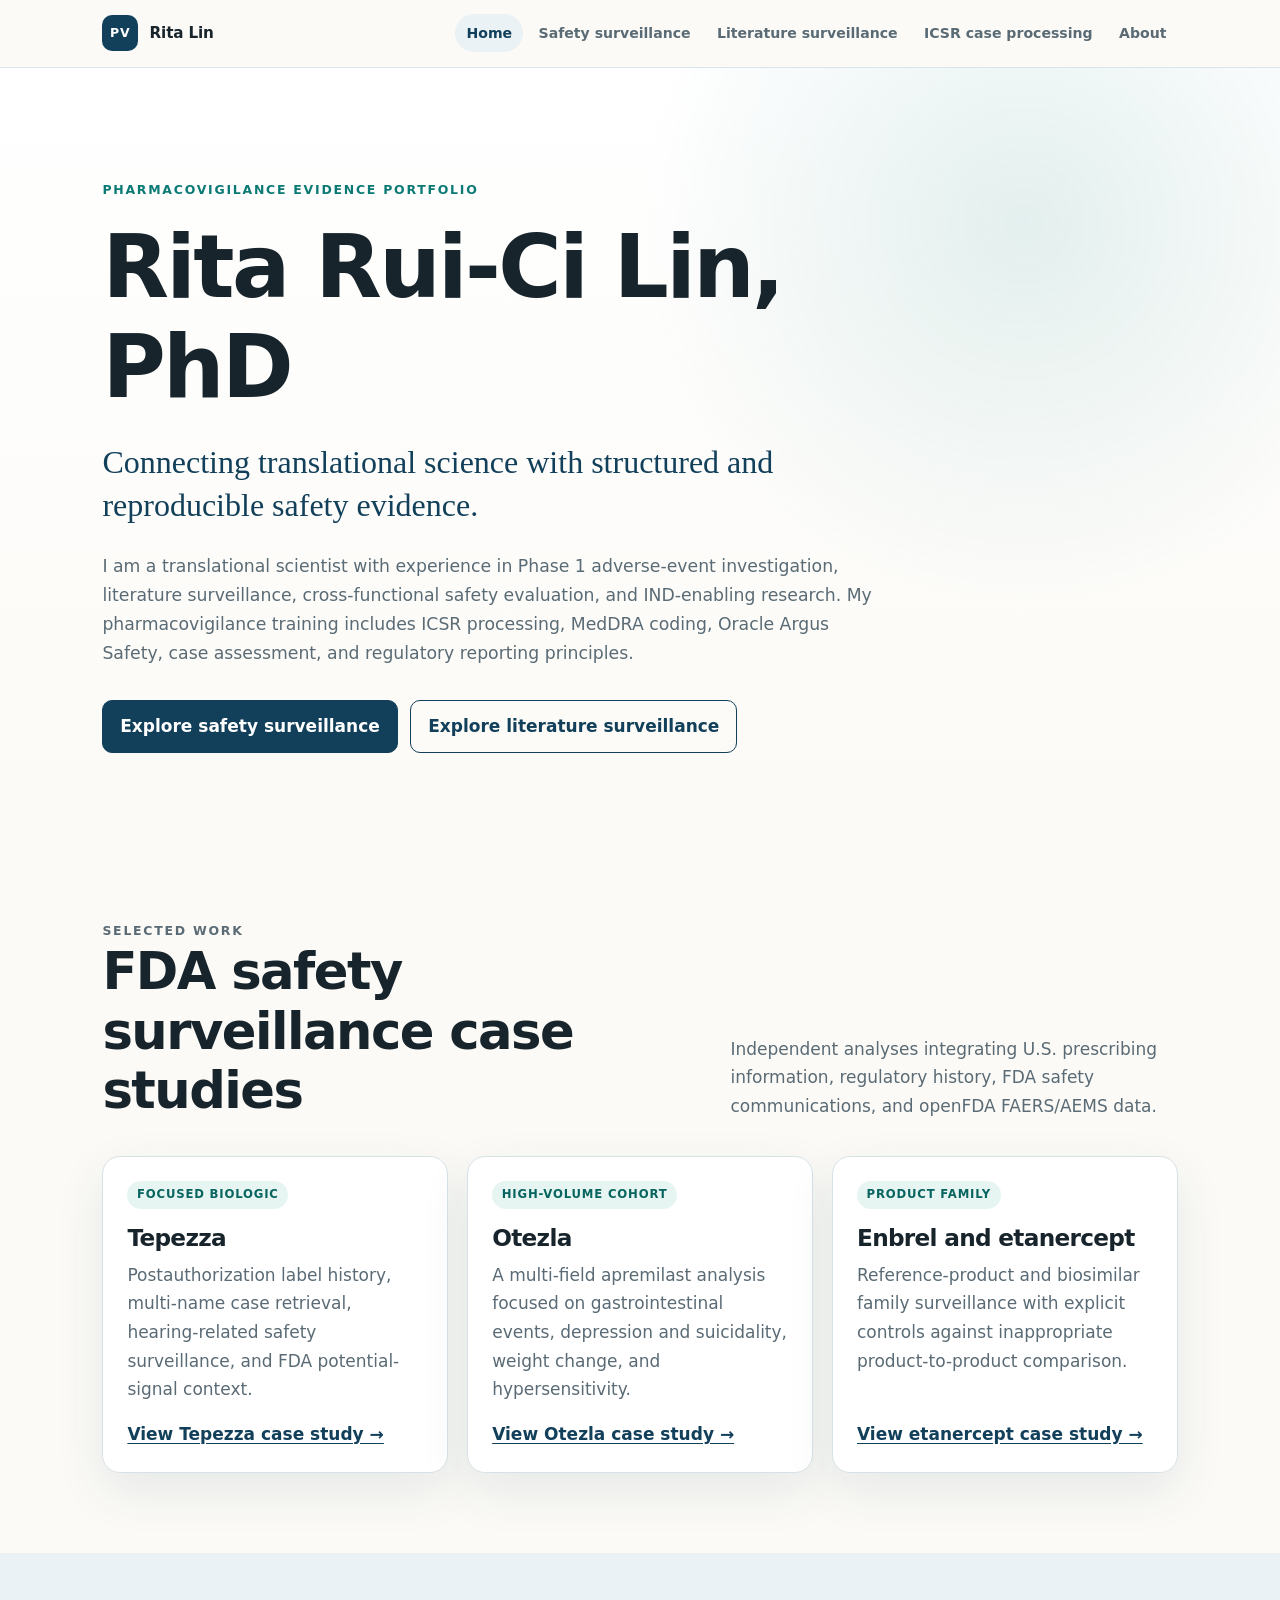
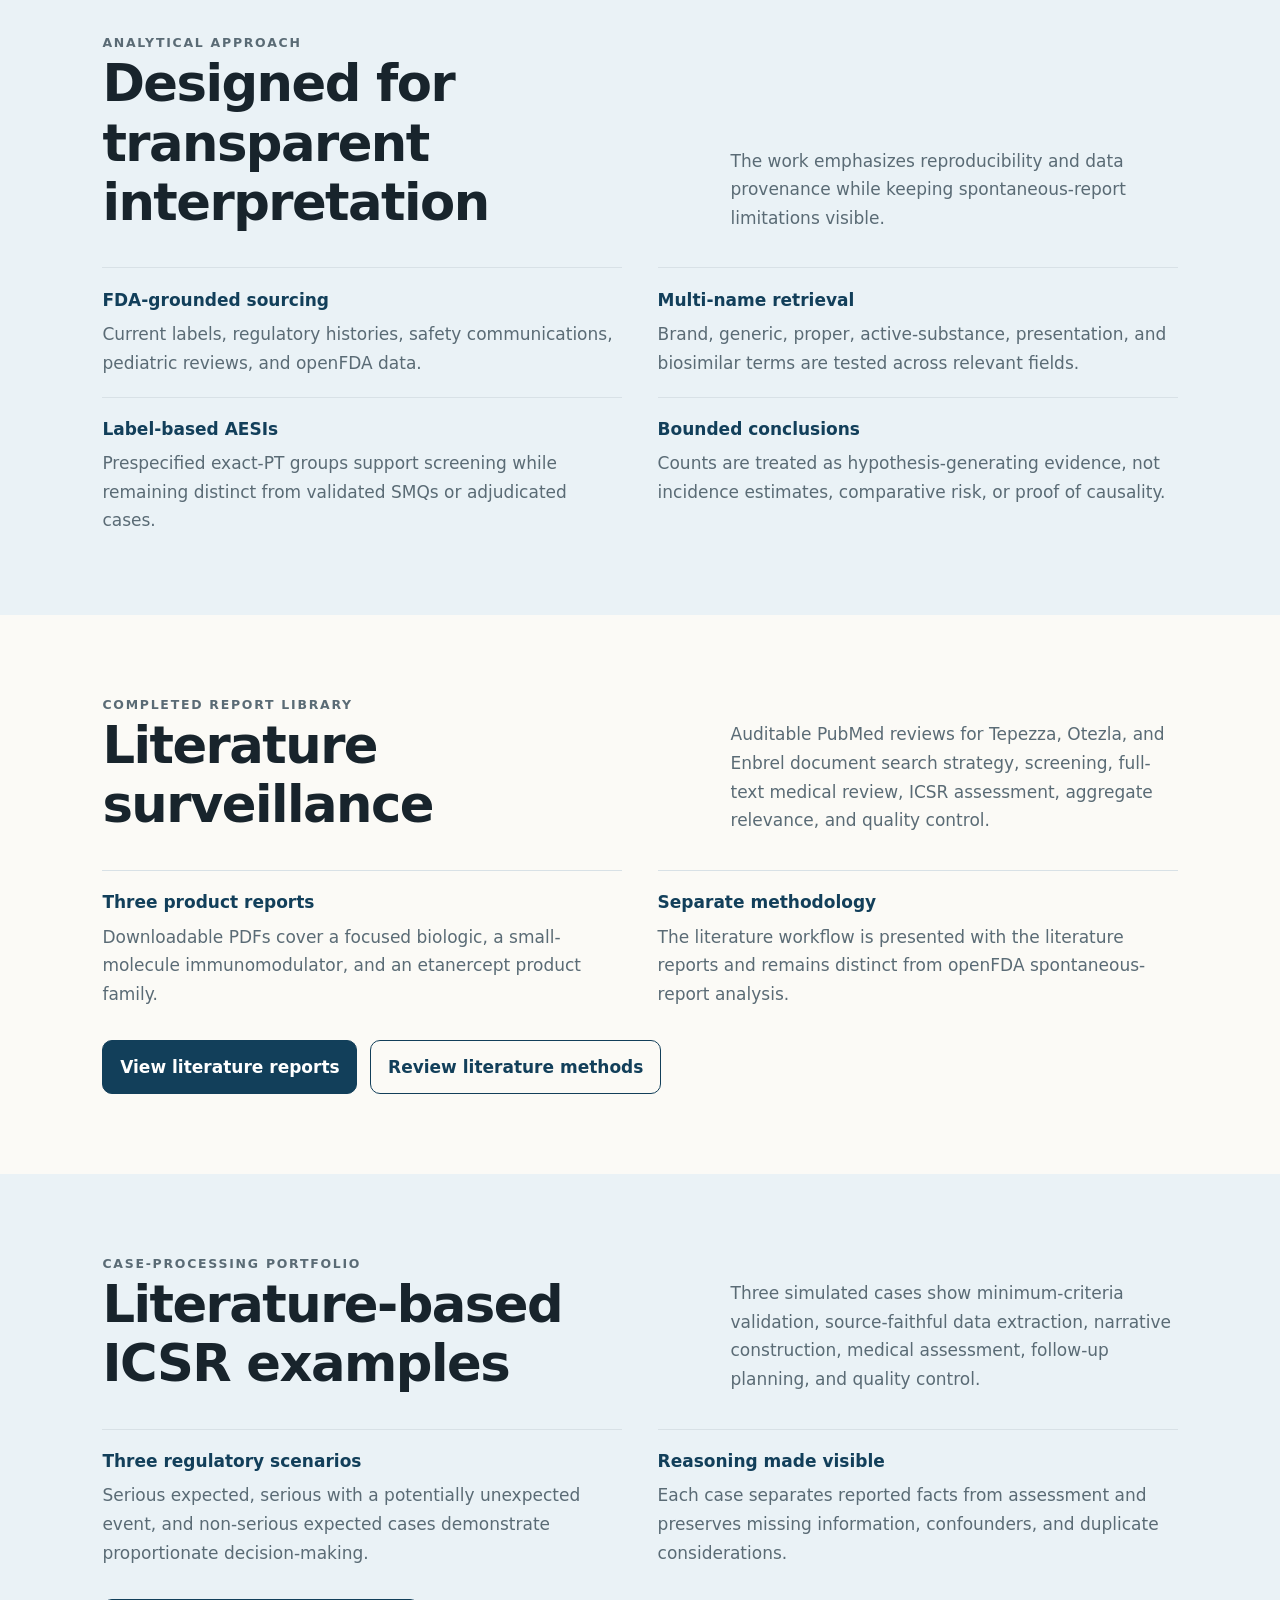
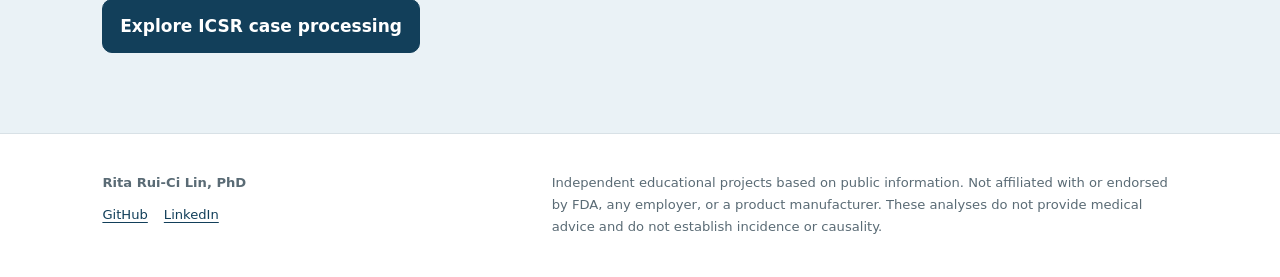
<file: index.html>
<!DOCTYPE html>
<html lang="en"><head>
  <meta charset="utf-8">
  <meta name="viewport" content="width=device-width, initial-scale=1">
  <meta name="description" content="Rita Rui-Ci Lin's pharmacovigilance portfolio: reproducible FDA safety surveillance and literature surveillance projects.">
  <title>Rita Lin | Pharmacovigilance Evidence Portfolio</title>
  <link rel="icon" href="favicon.svg" type="image/svg+xml">
  <link rel="stylesheet" href="styles.css">
</head>
<body>
  <a class="skip-link" href="#main">Skip to content</a>
  <header class="site-header">
    <nav class="nav-shell" aria-label="Primary navigation">
      <a class="brand" href="index.html"><span class="brand-mark">PV</span><span>Rita Lin</span></a>
      <ul class="nav-links">
        <li><a href="index.html" aria-current="page">Home</a></li>
        <li><a href="safety-surveillance.html">Safety surveillance</a></li>
        <li><a href="literature-surveillance.html">Literature surveillance</a></li>
        <li><a href="icsr-case-processing.html">ICSR case processing</a></li>
        <li><a href="about.html">About</a></li>
      </ul>
    </nav>
  </header>
  <main id="main">
    <section class="hero">
      <div class="shell">
        <p class="eyebrow">Pharmacovigilance evidence portfolio</p>
        <h1>Rita Rui-Ci Lin, PhD</h1>
        <p class="hero-line">Connecting translational science with structured and reproducible safety evidence.</p>
        <p class="hero-copy">I am a translational scientist with experience in Phase 1 adverse-event investigation, literature surveillance, cross-functional safety evaluation, and IND-enabling research. My pharmacovigilance training includes ICSR processing, MedDRA coding, Oracle Argus Safety, case assessment, and regulatory reporting principles.</p>
        <div class="actions"><a class="button" href="safety-surveillance.html">Explore safety surveillance</a><a class="button secondary" href="literature-surveillance.html">Explore literature surveillance</a></div>
      </div>
    </section>
    <section class="section">
      <div class="shell">
        <div class="section-head"><div><p class="eyebrow">Selected work</p><h2>FDA safety surveillance case studies</h2></div><p>Independent analyses integrating U.S. prescribing information, regulatory history, FDA safety communications, and openFDA FAERS/AEMS data.</p></div>
        <div class="cards">
          <article class="card"><span class="tag">Focused biologic</span><h3>Tepezza</h3><p>Postauthorization label history, multi-name case retrieval, hearing-related safety surveillance, and FDA potential-signal context.</p><a class="card-link" href="projects/tepezza.html">View Tepezza case study →</a></article>
          <article class="card"><span class="tag">High-volume cohort</span><h3>Otezla</h3><p>A multi-field apremilast analysis focused on gastrointestinal events, depression and suicidality, weight change, and hypersensitivity.</p><a class="card-link" href="projects/otezla.html">View Otezla case study →</a></article>
          <article class="card"><span class="tag">Product family</span><h3>Enbrel and etanercept</h3><p>Reference-product and biosimilar family surveillance with explicit controls against inappropriate product-to-product comparison.</p><a class="card-link" href="projects/enbrel.html">View etanercept case study →</a></article>
        </div>
      </div>
    </section>
    <section class="section tint">
      <div class="shell">
        <div class="section-head"><div><p class="eyebrow">Analytical approach</p><h2>Designed for transparent interpretation</h2></div><p>The work emphasizes reproducibility and data provenance while keeping spontaneous-report limitations visible.</p></div>
        <div class="principles">
          <div class="principle"><strong>FDA-grounded sourcing</strong><p>Current labels, regulatory histories, safety communications, pediatric reviews, and openFDA data.</p></div>
          <div class="principle"><strong>Multi-name retrieval</strong><p>Brand, generic, proper, active-substance, presentation, and biosimilar terms are tested across relevant fields.</p></div>
          <div class="principle"><strong>Label-based AESIs</strong><p>Prespecified exact-PT groups support screening while remaining distinct from validated SMQs or adjudicated cases.</p></div>
          <div class="principle"><strong>Bounded conclusions</strong><p>Counts are treated as hypothesis-generating evidence, not incidence estimates, comparative risk, or proof of causality.</p></div>
        </div>
      </div>
    </section>
    <section class="section"><div class="shell"><div class="section-head"><div><p class="eyebrow">Completed report library</p><h2>Literature surveillance</h2></div><p>Auditable PubMed reviews for Tepezza, Otezla, and Enbrel document search strategy, screening, full-text medical review, ICSR assessment, aggregate relevance, and quality control.</p></div><div class="principles"><div class="principle"><strong>Three product reports</strong><p>Downloadable PDFs cover a focused biologic, a small-molecule immunomodulator, and an etanercept product family.</p></div><div class="principle"><strong>Separate methodology</strong><p>The literature workflow is presented with the literature reports and remains distinct from openFDA spontaneous-report analysis.</p></div></div><div class="actions"><a class="button" href="literature-surveillance.html#reports">View literature reports</a><a class="button secondary" href="literature-surveillance.html#methodology">Review literature methods</a></div></div></section>
    <section class="section tint"><div class="shell"><div class="section-head"><div><p class="eyebrow">Case-processing portfolio</p><h2>Literature-based ICSR examples</h2></div><p>Three simulated cases show minimum-criteria validation, source-faithful data extraction, narrative construction, medical assessment, follow-up planning, and quality control.</p></div><div class="principles"><div class="principle"><strong>Three regulatory scenarios</strong><p>Serious expected, serious with a potentially unexpected event, and non-serious expected cases demonstrate proportionate decision-making.</p></div><div class="principle"><strong>Reasoning made visible</strong><p>Each case separates reported facts from assessment and preserves missing information, confounders, and duplicate considerations.</p></div></div><div class="actions"><a class="button" href="icsr-case-processing.html">Explore ICSR case processing</a></div></div></section>
  </main>
  <footer class="site-footer"><div class="footer-shell"><div><strong>Rita Rui-Ci Lin, PhD</strong><div class="footer-links"><a href="https://github.com/rita850720">GitHub</a><a href="https://www.linkedin.com/in/ruici-lin">LinkedIn</a></div></div><p>Independent educational projects based on public information. Not affiliated with or endorsed by FDA, any employer, or a product manufacturer. These analyses do not provide medical advice and do not establish incidence or causality.</p></div></footer>


</body></html>
</file>
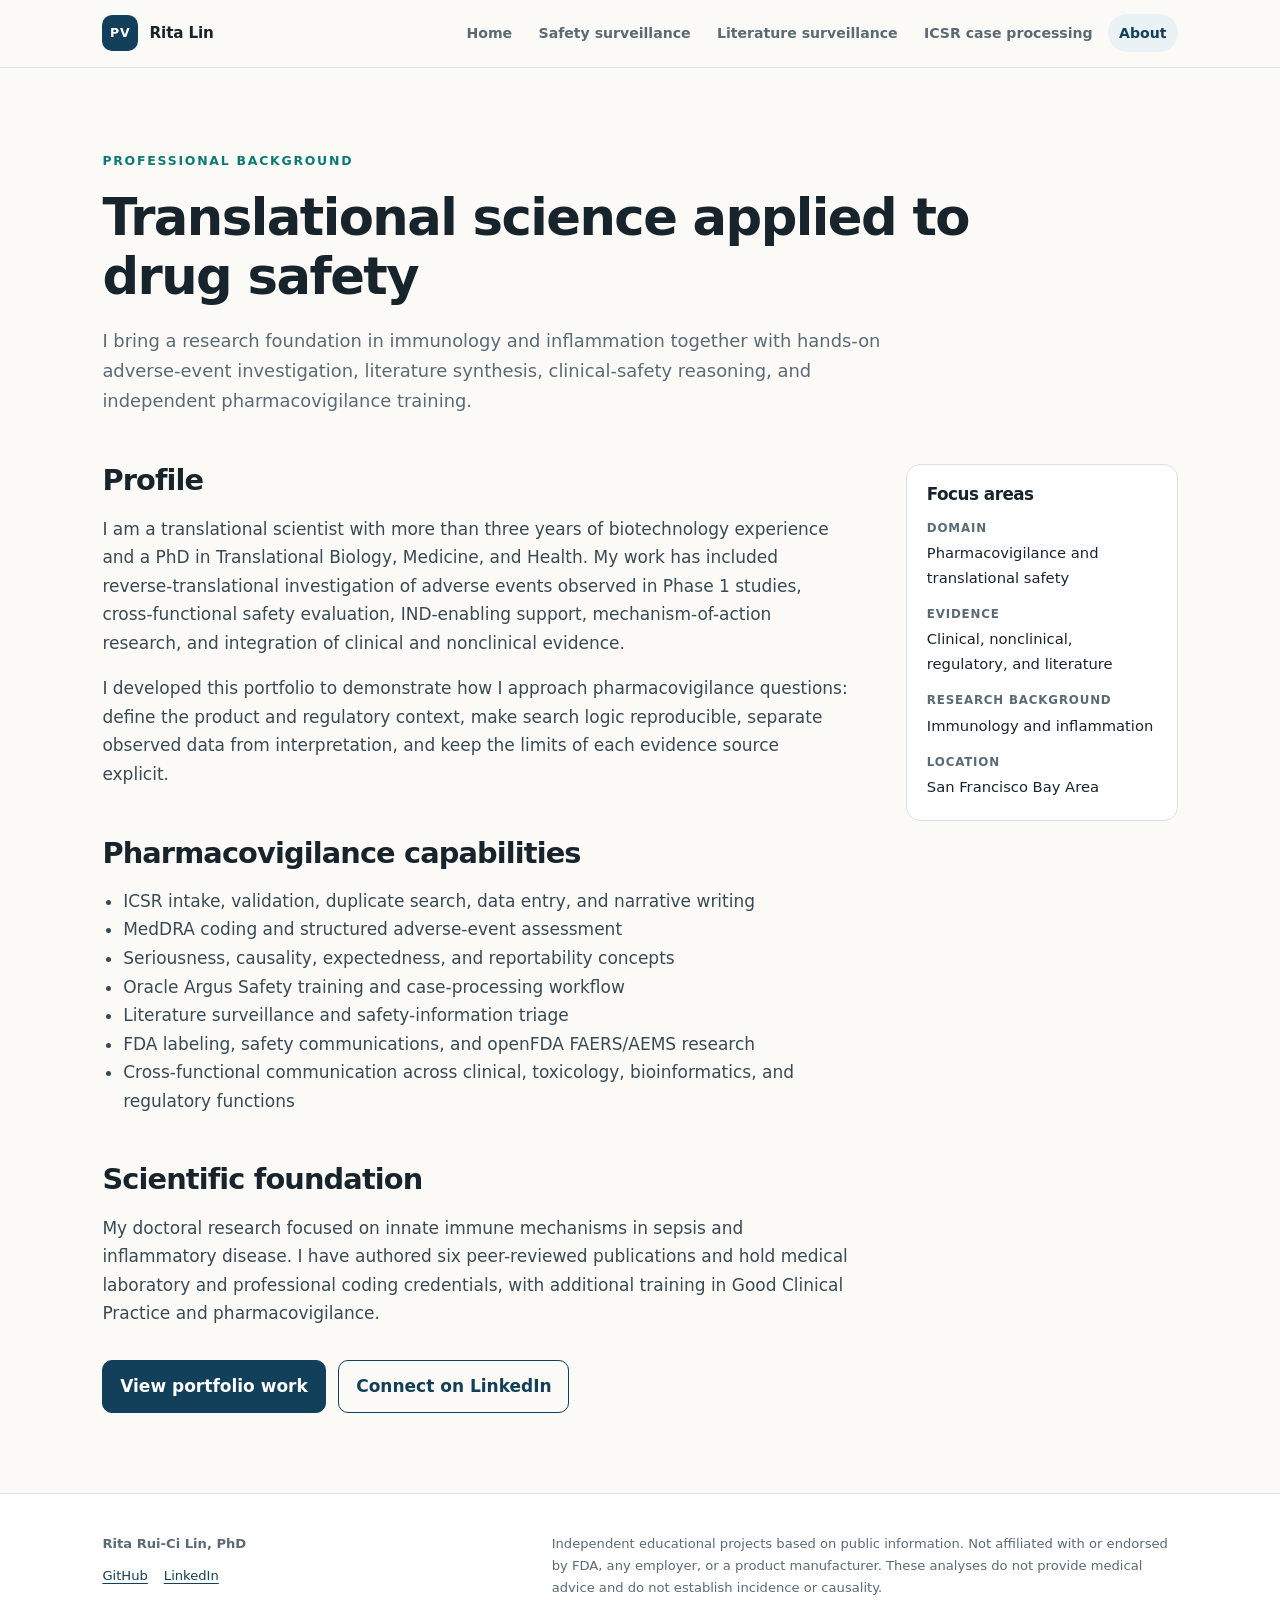
<file: about.html>
<!DOCTYPE html>
<html lang="en"><head><meta charset="utf-8"><meta name="viewport" content="width=device-width, initial-scale=1"><meta name="description" content="About Rita Rui-Ci Lin, translational scientist focused on pharmacovigilance and drug safety."><title>About | Rita Lin</title><link rel="icon" href="favicon.svg" type="image/svg+xml"><link rel="stylesheet" href="styles.css"></head>
<body>
<a class="skip-link" href="#main">Skip to content</a>
<header class="site-header"><nav class="nav-shell" aria-label="Primary navigation"><a class="brand" href="index.html"><span class="brand-mark">PV</span><span>Rita Lin</span></a><ul class="nav-links"><li><a href="index.html">Home</a></li><li><a href="safety-surveillance.html">Safety surveillance</a></li><li><a href="literature-surveillance.html">Literature surveillance</a></li><li><a href="icsr-case-processing.html">ICSR case processing</a></li><li><a href="about.html" aria-current="page">About</a></li></ul></nav></header>
<main id="main">
  <section class="page-hero"><div class="shell"><p class="eyebrow">Professional background</p><h1>Translational science applied to drug safety</h1><p class="lede">I bring a research foundation in immunology and inflammation together with hands-on adverse-event investigation, literature synthesis, clinical-safety reasoning, and independent pharmacovigilance training.</p></div></section>
  <div class="shell content-grid"><article class="prose">
    <h2>Profile</h2>
    <p>I am a translational scientist with more than three years of biotechnology experience and a PhD in Translational Biology, Medicine, and Health. My work has included reverse-translational investigation of adverse events observed in Phase 1 studies, cross-functional safety evaluation, IND-enabling support, mechanism-of-action research, and integration of clinical and nonclinical evidence.</p>
    <p>I developed this portfolio to demonstrate how I approach pharmacovigilance questions: define the product and regulatory context, make search logic reproducible, separate observed data from interpretation, and keep the limits of each evidence source explicit.</p>
    <h2>Pharmacovigilance capabilities</h2>
    <ul><li>ICSR intake, validation, duplicate search, data entry, and narrative writing</li><li>MedDRA coding and structured adverse-event assessment</li><li>Seriousness, causality, expectedness, and reportability concepts</li><li>Oracle Argus Safety training and case-processing workflow</li><li>Literature surveillance and safety-information triage</li><li>FDA labeling, safety communications, and openFDA FAERS/AEMS research</li><li>Cross-functional communication across clinical, toxicology, bioinformatics, and regulatory functions</li></ul>
    <h2>Scientific foundation</h2>
    <p>My doctoral research focused on innate immune mechanisms in sepsis and inflammatory disease. I have authored six peer-reviewed publications and hold medical laboratory and professional coding credentials, with additional training in Good Clinical Practice and pharmacovigilance.</p>
    <div class="actions"><a class="button" href="safety-surveillance.html">View portfolio work</a><a class="button secondary" href="https://www.linkedin.com/in/ruici-lin">Connect on LinkedIn</a></div>
  </article><aside class="sidebar"><h2>Focus areas</h2><dl><dt>Domain</dt><dd>Pharmacovigilance and translational safety</dd><dt>Evidence</dt><dd>Clinical, nonclinical, regulatory, and literature</dd><dt>Research background</dt><dd>Immunology and inflammation</dd><dt>Location</dt><dd>San Francisco Bay Area</dd></dl></aside></div>
</main>
<footer class="site-footer"><div class="footer-shell"><div><strong>Rita Rui-Ci Lin, PhD</strong><div class="footer-links"><a href="https://github.com/rita850720">GitHub</a><a href="https://www.linkedin.com/in/ruici-lin">LinkedIn</a></div></div><p>Independent educational projects based on public information. Not affiliated with or endorsed by FDA, any employer, or a product manufacturer. These analyses do not provide medical advice and do not establish incidence or causality.</p></div></footer>

</body></html>
</file>
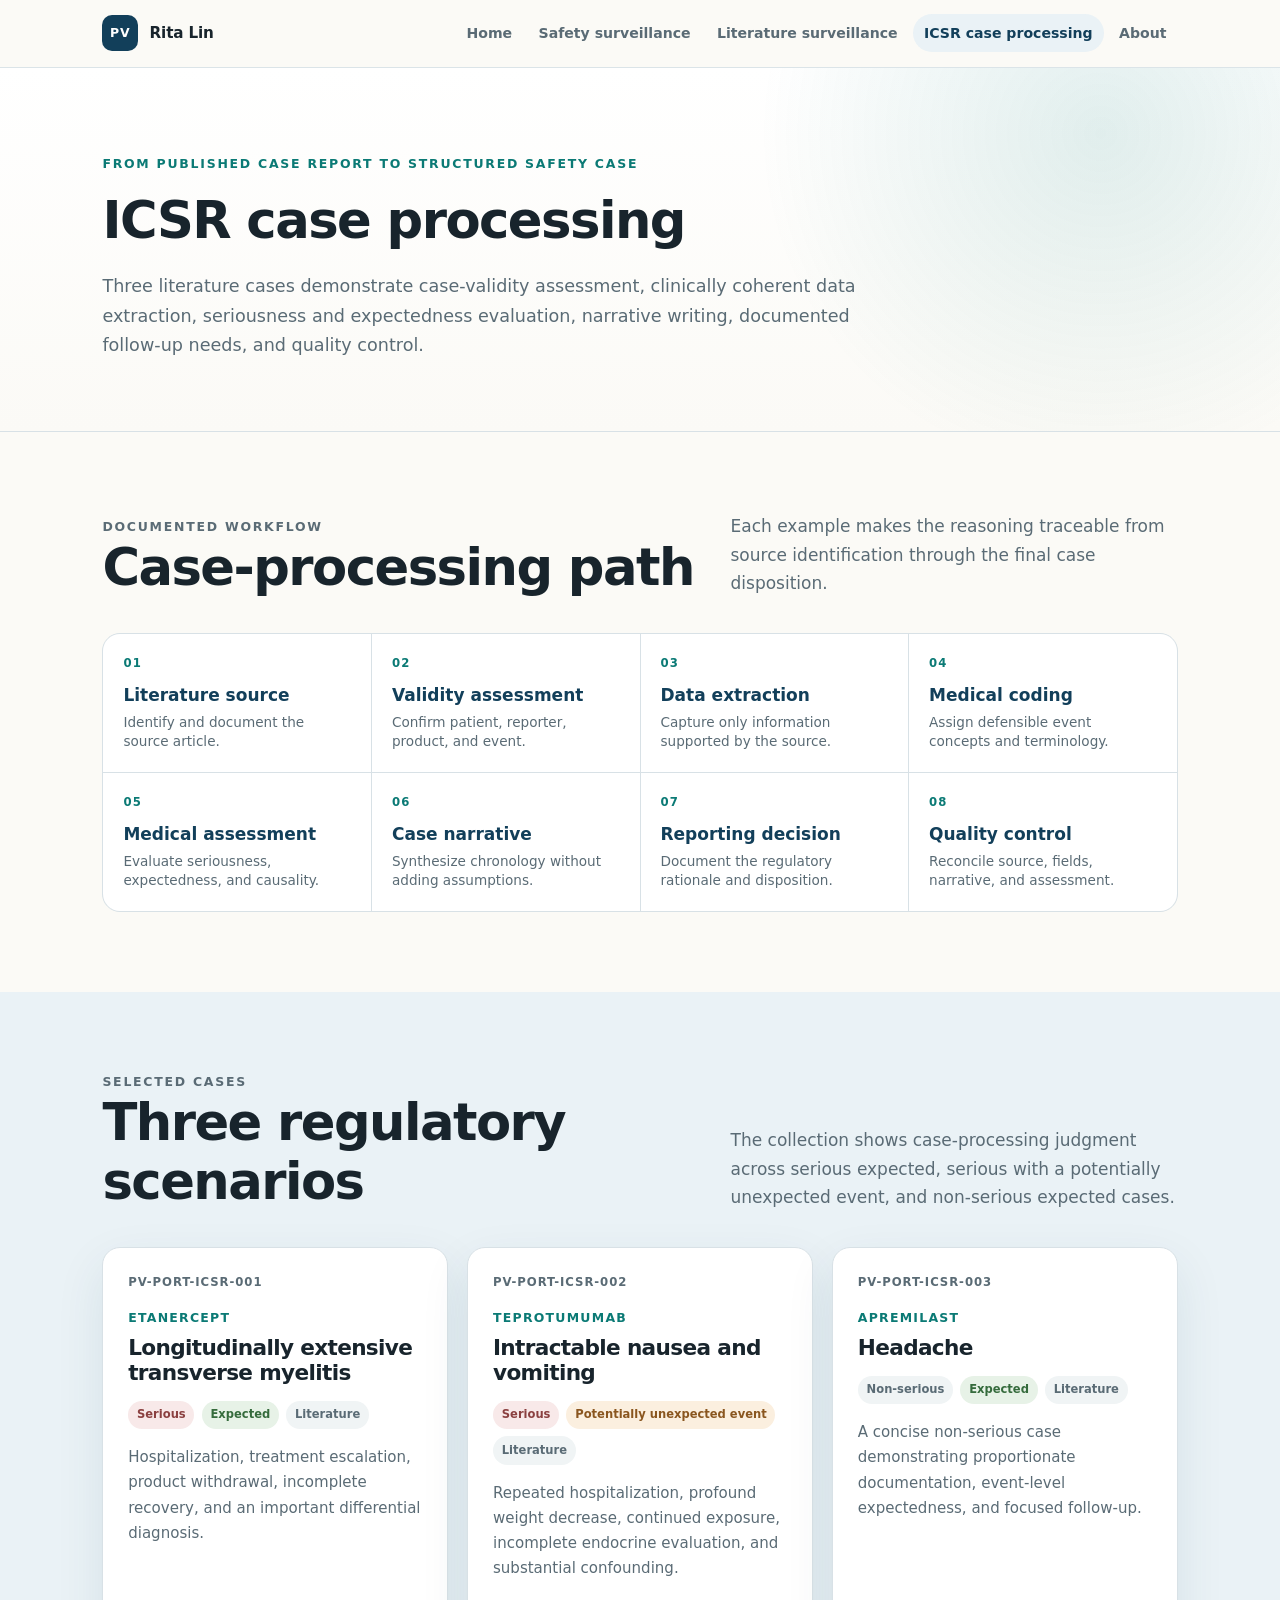
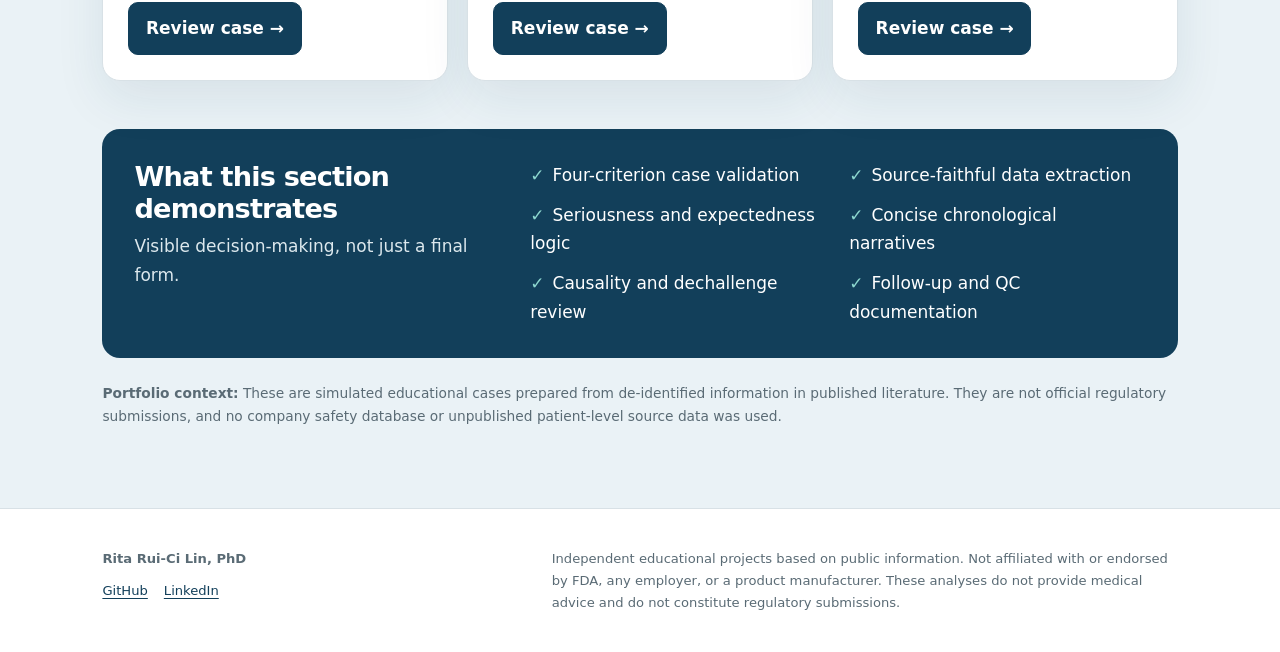
<file: icsr-case-processing.html>
<!DOCTYPE html>
<html lang="en">
<head>
  <meta charset="utf-8">
  <meta name="viewport" content="width=device-width, initial-scale=1">
  <meta name="description" content="Three literature-based simulated ICSR case-processing examples demonstrating validation, data extraction, medical assessment, narrative writing, follow-up, and quality control.">
  <title>ICSR Case Processing | Rita Lin</title>
  <link rel="icon" href="favicon.svg" type="image/svg+xml">
  <link rel="stylesheet" href="styles.css">
  <link rel="stylesheet" href="icsr.css?v=20260926">
</head>
<body>
  <a class="skip-link" href="#main">Skip to content</a>
  <header class="site-header">
    <nav class="nav-shell" aria-label="Primary navigation">
      <a class="brand" href="index.html"><span class="brand-mark">PV</span><span>Rita Lin</span></a>
      <ul class="nav-links">
        <li><a href="index.html">Home</a></li>
        <li><a href="safety-surveillance.html">Safety surveillance</a></li>
        <li><a href="literature-surveillance.html">Literature surveillance</a></li>
        <li><a href="icsr-case-processing.html" aria-current="page">ICSR case processing</a></li>
        <li><a href="about.html">About</a></li>
      </ul>
    </nav>
  </header>

  <main id="main">
    <section class="icsr-hero">
      <div class="shell">
        <p class="eyebrow">From published case report to structured safety case</p>
        <h1>ICSR case processing</h1>
        <p class="lede">Three literature cases demonstrate case-validity assessment, clinically coherent data extraction, seriousness and expectedness evaluation, narrative writing, documented follow-up needs, and quality control.</p>
      </div>
    </section>

    <section class="section">
      <div class="shell">
        <div class="section-head">
          <div><p class="eyebrow">Documented workflow</p><h2>Case-processing path</h2></div>
          <p>Each example makes the reasoning traceable from source identification through the final case disposition.</p>
        </div>
        <div class="icsr-workflow" aria-label="Eight-step case-processing workflow">
          <div class="icsr-workflow-step"><span>01</span><strong>Literature source</strong><p>Identify and document the source article.</p></div>
          <div class="icsr-workflow-step"><span>02</span><strong>Validity assessment</strong><p>Confirm patient, reporter, product, and event.</p></div>
          <div class="icsr-workflow-step"><span>03</span><strong>Data extraction</strong><p>Capture only information supported by the source.</p></div>
          <div class="icsr-workflow-step"><span>04</span><strong>Medical coding</strong><p>Assign defensible event concepts and terminology.</p></div>
          <div class="icsr-workflow-step"><span>05</span><strong>Medical assessment</strong><p>Evaluate seriousness, expectedness, and causality.</p></div>
          <div class="icsr-workflow-step"><span>06</span><strong>Case narrative</strong><p>Synthesize chronology without adding assumptions.</p></div>
          <div class="icsr-workflow-step"><span>07</span><strong>Reporting decision</strong><p>Document the regulatory rationale and disposition.</p></div>
          <div class="icsr-workflow-step"><span>08</span><strong>Quality control</strong><p>Reconcile source, fields, narrative, and assessment.</p></div>
        </div>
      </div>
    </section>

    <section class="section tint">
      <div class="shell">
        <div class="section-head">
          <div><p class="eyebrow">Selected cases</p><h2>Three regulatory scenarios</h2></div>
          <p>The collection shows case-processing judgment across serious expected, serious with a potentially unexpected event, and non-serious expected cases.</p>
        </div>
        <div class="icsr-case-grid">
          <article class="icsr-case-card">
            <div class="icsr-case-id">PV-PORT-ICSR-001</div>
            <div class="icsr-product">Etanercept</div>
            <h3>Longitudinally extensive transverse myelitis</h3>
            <div class="icsr-chips"><span class="icsr-chip serious">Serious</span><span class="icsr-chip expected">Expected</span><span class="icsr-chip">Literature</span></div>
            <p>Hospitalization, treatment escalation, product withdrawal, incomplete recovery, and an important differential diagnosis.</p>
            <a class="button" href="cases/icsr-001-etanercept.html">Review case →</a>
          </article>
          <article class="icsr-case-card">
            <div class="icsr-case-id">PV-PORT-ICSR-002</div>
            <div class="icsr-product">Teprotumumab</div>
            <h3>Intractable nausea and vomiting</h3>
            <div class="icsr-chips"><span class="icsr-chip serious">Serious</span><span class="icsr-chip review">Potentially unexpected event</span><span class="icsr-chip">Literature</span></div>
            <p>Repeated hospitalization, profound weight decrease, continued exposure, incomplete endocrine evaluation, and substantial confounding.</p>
            <a class="button" href="cases/icsr-002-teprotumumab.html">Review case →</a>
          </article>
          <article class="icsr-case-card">
            <div class="icsr-case-id">PV-PORT-ICSR-003</div>
            <div class="icsr-product">Apremilast</div>
            <h3>Headache</h3>
            <div class="icsr-chips"><span class="icsr-chip">Non-serious</span><span class="icsr-chip expected">Expected</span><span class="icsr-chip">Literature</span></div>
            <p>A concise non-serious case demonstrating proportionate documentation, event-level expectedness, and focused follow-up.</p>
            <a class="button" href="cases/icsr-003-apremilast.html">Review case →</a>
          </article>
        </div>

        <section class="icsr-competency" aria-label="Demonstrated competencies">
          <div><h2>What this section demonstrates</h2><p>Visible decision-making, not just a final form.</p></div>
          <ul class="icsr-competency-list">
            <li>Four-criterion case validation</li>
            <li>Source-faithful data extraction</li>
            <li>Seriousness and expectedness logic</li>
            <li>Concise chronological narratives</li>
            <li>Causality and dechallenge review</li>
            <li>Follow-up and QC documentation</li>
          </ul>
        </section>

        <p class="icsr-disclaimer"><strong>Portfolio context:</strong> These are simulated educational cases prepared from de-identified information in published literature. They are not official regulatory submissions, and no company safety database or unpublished patient-level source data was used.</p>
      </div>
    </section>
  </main>

  <footer class="site-footer"><div class="footer-shell"><div><strong>Rita Rui-Ci Lin, PhD</strong><div class="footer-links"><a href="https://github.com/rita850720">GitHub</a><a href="https://www.linkedin.com/in/ruici-lin">LinkedIn</a></div></div><p>Independent educational projects based on public information. Not affiliated with or endorsed by FDA, any employer, or a product manufacturer. These analyses do not provide medical advice and do not constitute regulatory submissions.</p></div></footer>
</body>
</html>
</file>
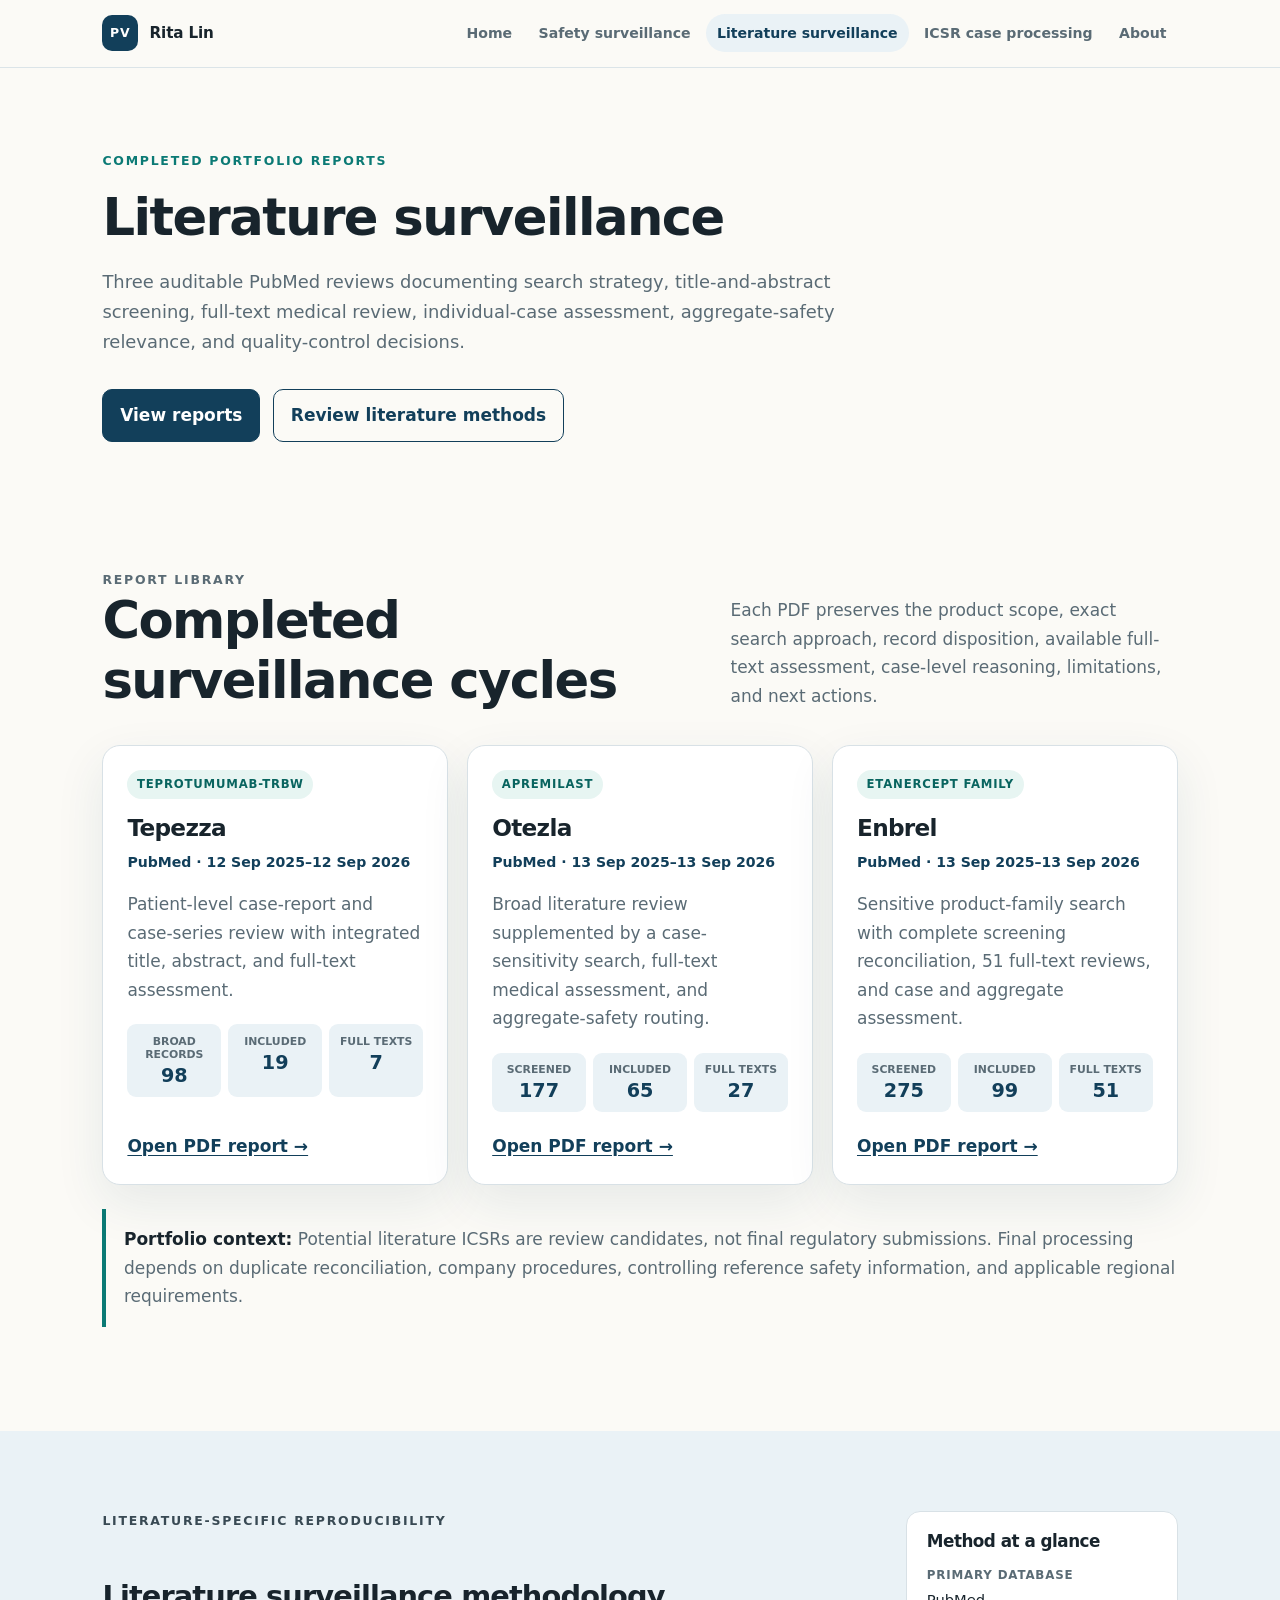
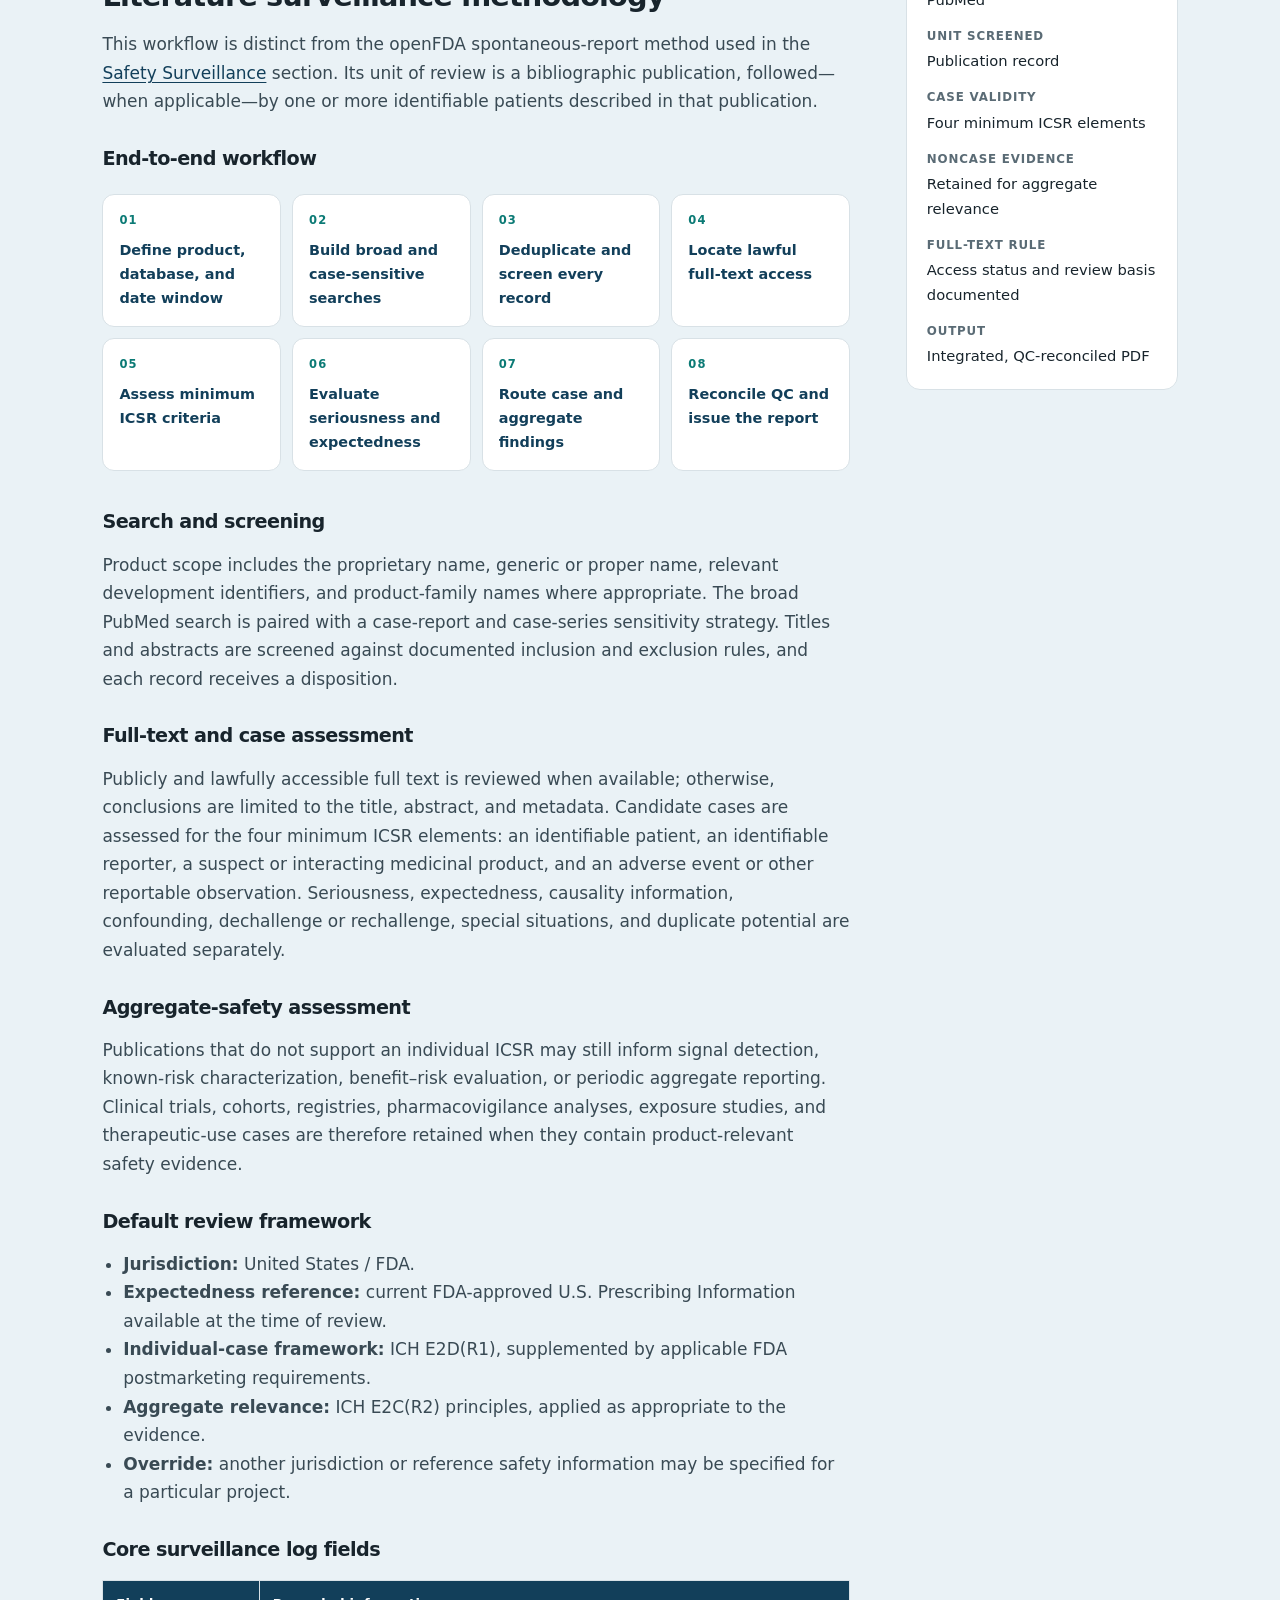
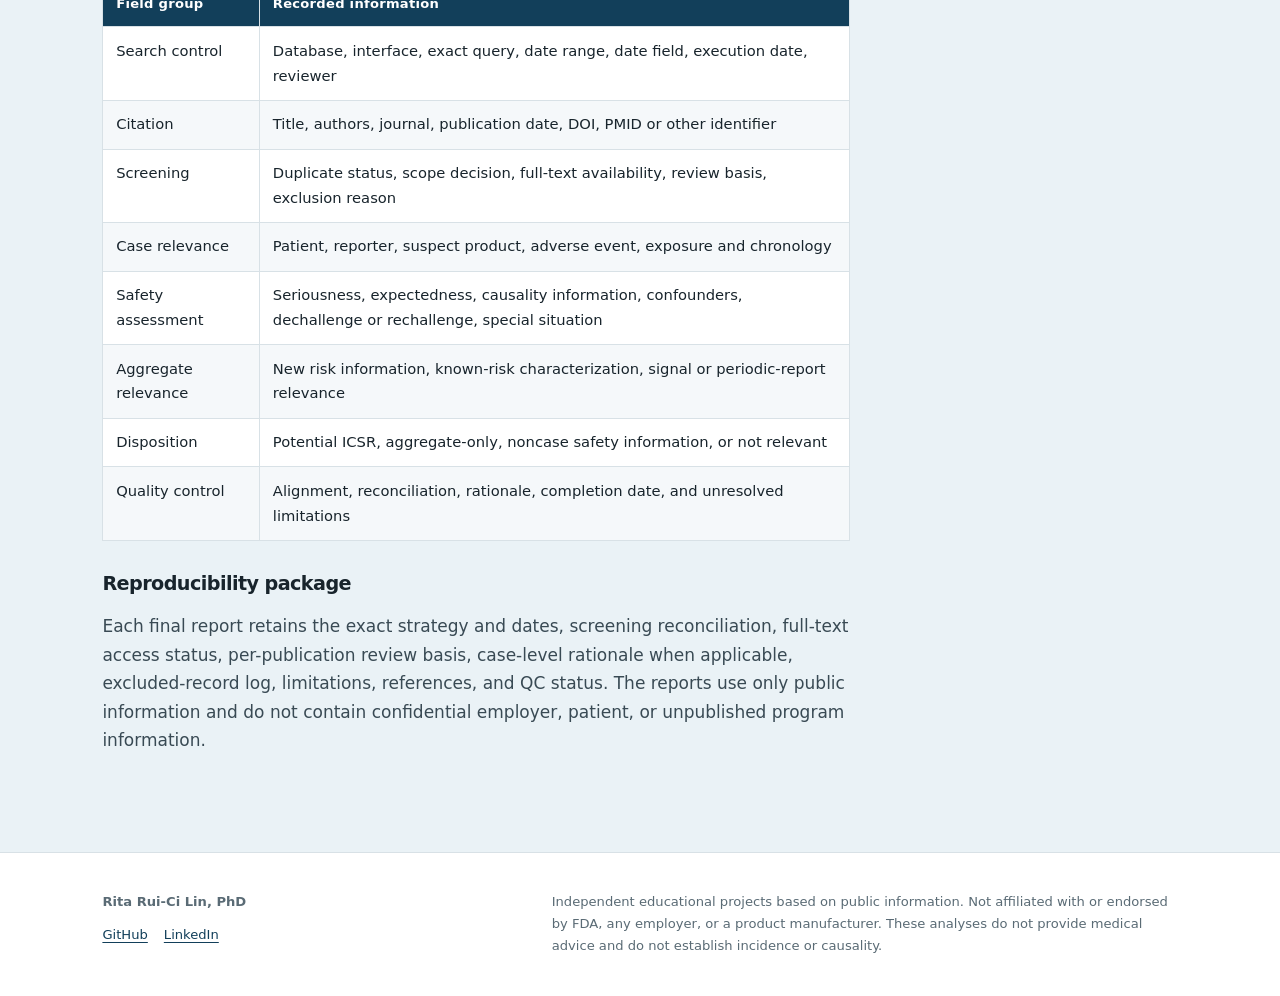
<file: literature-surveillance.html>
<!DOCTYPE html>
<html lang="en">
<head>
  <meta charset="utf-8">
  <meta name="viewport" content="width=device-width, initial-scale=1">
  <meta name="description" content="PubMed literature surveillance reports and reproducible methodology by Rita Rui-Ci Lin.">
  <title>Literature Surveillance | Rita Lin</title>
  <link rel="icon" href="favicon.svg" type="image/svg+xml">
  <link rel="stylesheet" href="styles.css">
  <link rel="stylesheet" href="portfolio.css">
</head>
<body>
<a class="skip-link" href="#main">Skip to content</a>
<header class="site-header">
  <nav class="nav-shell" aria-label="Primary navigation">
    <a class="brand" href="index.html"><span class="brand-mark">PV</span><span>Rita Lin</span></a>
    <ul class="nav-links">
      <li><a href="index.html">Home</a></li>
      <li><a href="safety-surveillance.html">Safety surveillance</a></li>
      <li><a href="literature-surveillance.html" aria-current="page">Literature surveillance</a></li>
      <li><a href="icsr-case-processing.html">ICSR case processing</a></li>
      <li><a href="about.html">About</a></li>
    </ul>
  </nav>
</header>
<main id="main">
  <section class="page-hero">
    <div class="shell">
      <p class="eyebrow">Completed portfolio reports</p>
      <h1>Literature surveillance</h1>
      <p class="lede">Three auditable PubMed reviews documenting search strategy, title-and-abstract screening, full-text medical review, individual-case assessment, aggregate-safety relevance, and quality-control decisions.</p>
      <div class="actions"><a class="button" href="#reports">View reports</a><a class="button secondary" href="#methodology">Review literature methods</a></div>
    </div>
  </section>

  <section class="section" id="reports">
    <div class="shell">
      <div class="section-head"><div><p class="eyebrow">Report library</p><h2>Completed surveillance cycles</h2></div><p>Each PDF preserves the product scope, exact search approach, record disposition, available full-text assessment, case-level reasoning, limitations, and next actions.</p></div>
      <div class="cards report-cards">
        <article class="card">
          <span class="tag">Teprotumumab-trbw</span>
          <h3>Tepezza</h3>
          <p class="report-period">PubMed · 12 Sep 2025–12 Sep 2026</p>
          <p>Patient-level case-report and case-series review with integrated title, abstract, and full-text assessment.</p>
          <dl class="report-stats"><div><dt>Broad records</dt><dd>98</dd></div><div><dt>Included</dt><dd>19</dd></div><div><dt>Full texts</dt><dd>7</dd></div></dl>
          <a class="card-link" href="reports/tepezza-literature-surveillance-2026-09-12.pdf" type="application/pdf">Open PDF report →</a>
        </article>
        <article class="card">
          <span class="tag">Apremilast</span>
          <h3>Otezla</h3>
          <p class="report-period">PubMed · 13 Sep 2025–13 Sep 2026</p>
          <p>Broad literature review supplemented by a case-sensitivity search, full-text medical assessment, and aggregate-safety routing.</p>
          <dl class="report-stats"><div><dt>Screened</dt><dd>177</dd></div><div><dt>Included</dt><dd>65</dd></div><div><dt>Full texts</dt><dd>27</dd></div></dl>
          <a class="card-link" href="reports/otezla-literature-surveillance-2026-09-13.pdf" type="application/pdf">Open PDF report →</a>
        </article>
        <article class="card">
          <span class="tag">Etanercept family</span>
          <h3>Enbrel</h3>
          <p class="report-period">PubMed · 13 Sep 2025–13 Sep 2026</p>
          <p>Sensitive product-family search with complete screening reconciliation, 51 full-text reviews, and case and aggregate assessment.</p>
          <dl class="report-stats"><div><dt>Screened</dt><dd>275</dd></div><div><dt>Included</dt><dd>99</dd></div><div><dt>Full texts</dt><dd>51</dd></div></dl>
          <a class="card-link" href="reports/enbrel-literature-surveillance-2026-09-14.pdf" type="application/pdf">Open PDF report →</a>
        </article>
      </div>
      <p class="note"><strong>Portfolio context:</strong> Potential literature ICSRs are review candidates, not final regulatory submissions. Final processing depends on duplicate reconciliation, company procedures, controlling reference safety information, and applicable regional requirements.</p>
    </div>
  </section>

  <section class="section tint" id="methodology">
    <div class="shell content-grid section-grid">
      <article class="prose">
        <p class="eyebrow">Literature-specific reproducibility</p>
        <h2>Literature surveillance methodology</h2>
        <p>This workflow is distinct from the openFDA spontaneous-report method used in the <a href="safety-surveillance.html#methodology">Safety Surveillance</a> section. Its unit of review is a bibliographic publication, followed—when applicable—by one or more identifiable patients described in that publication.</p>

        <h3>End-to-end workflow</h3>
        <div class="workflow"><div>Define product, database, and date window</div><div>Build broad and case-sensitive searches</div><div>Deduplicate and screen every record</div><div>Locate lawful full-text access</div><div>Assess minimum ICSR criteria</div><div>Evaluate seriousness and expectedness</div><div>Route case and aggregate findings</div><div>Reconcile QC and issue the report</div></div>

        <h3>Search and screening</h3>
        <p>Product scope includes the proprietary name, generic or proper name, relevant development identifiers, and product-family names where appropriate. The broad PubMed search is paired with a case-report and case-series sensitivity strategy. Titles and abstracts are screened against documented inclusion and exclusion rules, and each record receives a disposition.</p>

        <h3>Full-text and case assessment</h3>
        <p>Publicly and lawfully accessible full text is reviewed when available; otherwise, conclusions are limited to the title, abstract, and metadata. Candidate cases are assessed for the four minimum ICSR elements: an identifiable patient, an identifiable reporter, a suspect or interacting medicinal product, and an adverse event or other reportable observation. Seriousness, expectedness, causality information, confounding, dechallenge or rechallenge, special situations, and duplicate potential are evaluated separately.</p>

        <h3>Aggregate-safety assessment</h3>
        <p>Publications that do not support an individual ICSR may still inform signal detection, known-risk characterization, benefit–risk evaluation, or periodic aggregate reporting. Clinical trials, cohorts, registries, pharmacovigilance analyses, exposure studies, and therapeutic-use cases are therefore retained when they contain product-relevant safety evidence.</p>

        <h3>Default review framework</h3>
        <ul>
          <li><strong>Jurisdiction:</strong> United States / FDA.</li>
          <li><strong>Expectedness reference:</strong> current FDA-approved U.S. Prescribing Information available at the time of review.</li>
          <li><strong>Individual-case framework:</strong> ICH E2D(R1), supplemented by applicable FDA postmarketing requirements.</li>
          <li><strong>Aggregate relevance:</strong> ICH E2C(R2) principles, applied as appropriate to the evidence.</li>
          <li><strong>Override:</strong> another jurisdiction or reference safety information may be specified for a particular project.</li>
        </ul>

        <h3>Core surveillance log fields</h3>
        <div class="table-wrap"><table><thead><tr><th>Field group</th><th>Recorded information</th></tr></thead><tbody><tr><td>Search control</td><td>Database, interface, exact query, date range, date field, execution date, reviewer</td></tr><tr><td>Citation</td><td>Title, authors, journal, publication date, DOI, PMID or other identifier</td></tr><tr><td>Screening</td><td>Duplicate status, scope decision, full-text availability, review basis, exclusion reason</td></tr><tr><td>Case relevance</td><td>Patient, reporter, suspect product, adverse event, exposure and chronology</td></tr><tr><td>Safety assessment</td><td>Seriousness, expectedness, causality information, confounders, dechallenge or rechallenge, special situation</td></tr><tr><td>Aggregate relevance</td><td>New risk information, known-risk characterization, signal or periodic-report relevance</td></tr><tr><td>Disposition</td><td>Potential ICSR, aggregate-only, noncase safety information, or not relevant</td></tr><tr><td>Quality control</td><td>Alignment, reconciliation, rationale, completion date, and unresolved limitations</td></tr></tbody></table></div>

        <h3>Reproducibility package</h3>
        <p>Each final report retains the exact strategy and dates, screening reconciliation, full-text access status, per-publication review basis, case-level rationale when applicable, excluded-record log, limitations, references, and QC status. The reports use only public information and do not contain confidential employer, patient, or unpublished program information.</p>
      </article>
      <aside class="sidebar">
        <h2>Method at a glance</h2>
        <dl><dt>Primary database</dt><dd>PubMed</dd><dt>Unit screened</dt><dd>Publication record</dd><dt>Case validity</dt><dd>Four minimum ICSR elements</dd><dt>Noncase evidence</dt><dd>Retained for aggregate relevance</dd><dt>Full-text rule</dt><dd>Access status and review basis documented</dd><dt>Output</dt><dd>Integrated, QC-reconciled PDF</dd></dl>
      </aside>
    </div>
  </section>
</main>
<footer class="site-footer"><div class="footer-shell"><div><strong>Rita Rui-Ci Lin, PhD</strong><div class="footer-links"><a href="https://github.com/rita850720">GitHub</a><a href="https://www.linkedin.com/in/ruici-lin">LinkedIn</a></div></div><p>Independent educational projects based on public information. Not affiliated with or endorsed by FDA, any employer, or a product manufacturer. These analyses do not provide medical advice and do not establish incidence or causality.</p></div></footer>
</body>
</html>
</file>
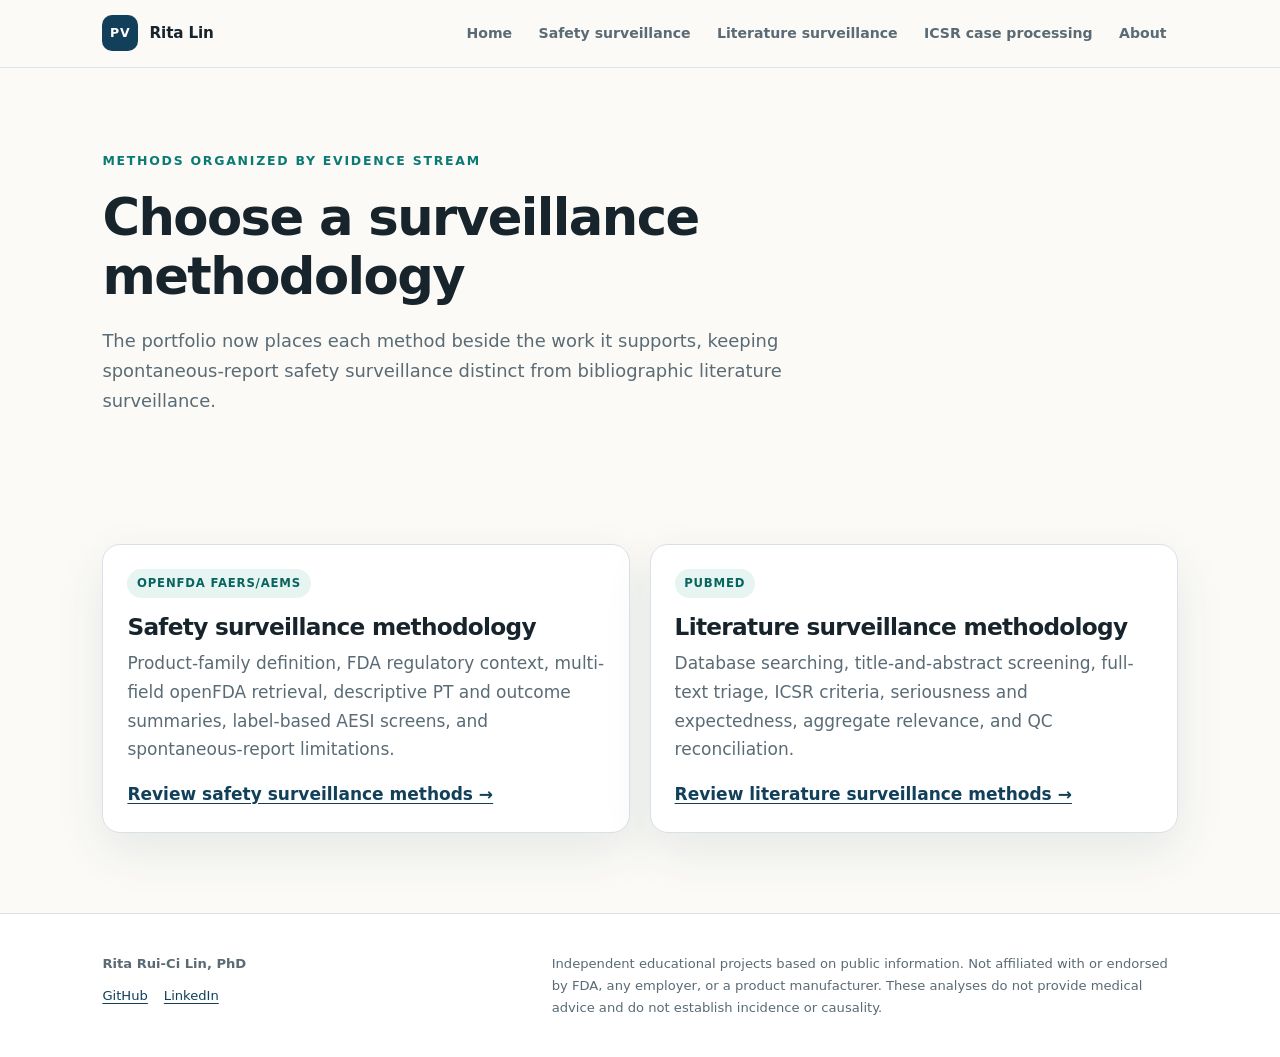
<file: methodology.html>
<!DOCTYPE html>
<html lang="en">
<head>
  <meta charset="utf-8">
  <meta name="viewport" content="width=device-width, initial-scale=1">
  <meta name="description" content="Choose the safety surveillance or literature surveillance methodology in Rita Rui-Ci Lin's pharmacovigilance portfolio.">
  <title>Surveillance Methods | Rita Lin</title>
  <link rel="icon" href="favicon.svg" type="image/svg+xml">
  <link rel="stylesheet" href="styles.css">
  <link rel="stylesheet" href="portfolio.css">
</head>
<body>
<a class="skip-link" href="#main">Skip to content</a>
<header class="site-header"><nav class="nav-shell" aria-label="Primary navigation"><a class="brand" href="index.html"><span class="brand-mark">PV</span><span>Rita Lin</span></a><ul class="nav-links"><li><a href="index.html">Home</a></li><li><a href="safety-surveillance.html">Safety surveillance</a></li><li><a href="literature-surveillance.html">Literature surveillance</a></li><li><a href="icsr-case-processing.html">ICSR case processing</a></li><li><a href="about.html">About</a></li></ul></nav></header>
<main id="main">
  <section class="page-hero"><div class="shell"><p class="eyebrow">Methods organized by evidence stream</p><h1>Choose a surveillance methodology</h1><p class="lede">The portfolio now places each method beside the work it supports, keeping spontaneous-report safety surveillance distinct from bibliographic literature surveillance.</p></div></section>
  <section class="section"><div class="shell"><div class="cards method-cards">
    <article class="card"><span class="tag">openFDA FAERS/AEMS</span><h3>Safety surveillance methodology</h3><p>Product-family definition, FDA regulatory context, multi-field openFDA retrieval, descriptive PT and outcome summaries, label-based AESI screens, and spontaneous-report limitations.</p><a class="card-link" href="safety-surveillance.html#methodology">Review safety surveillance methods →</a></article>
    <article class="card"><span class="tag">PubMed</span><h3>Literature surveillance methodology</h3><p>Database searching, title-and-abstract screening, full-text triage, ICSR criteria, seriousness and expectedness, aggregate relevance, and QC reconciliation.</p><a class="card-link" href="literature-surveillance.html#methodology">Review literature surveillance methods →</a></article>
  </div></div></section>
</main>
<footer class="site-footer"><div class="footer-shell"><div><strong>Rita Rui-Ci Lin, PhD</strong><div class="footer-links"><a href="https://github.com/rita850720">GitHub</a><a href="https://www.linkedin.com/in/ruici-lin">LinkedIn</a></div></div><p>Independent educational projects based on public information. Not affiliated with or endorsed by FDA, any employer, or a product manufacturer. These analyses do not provide medical advice and do not establish incidence or causality.</p></div></footer>
</body>
</html>
</file>
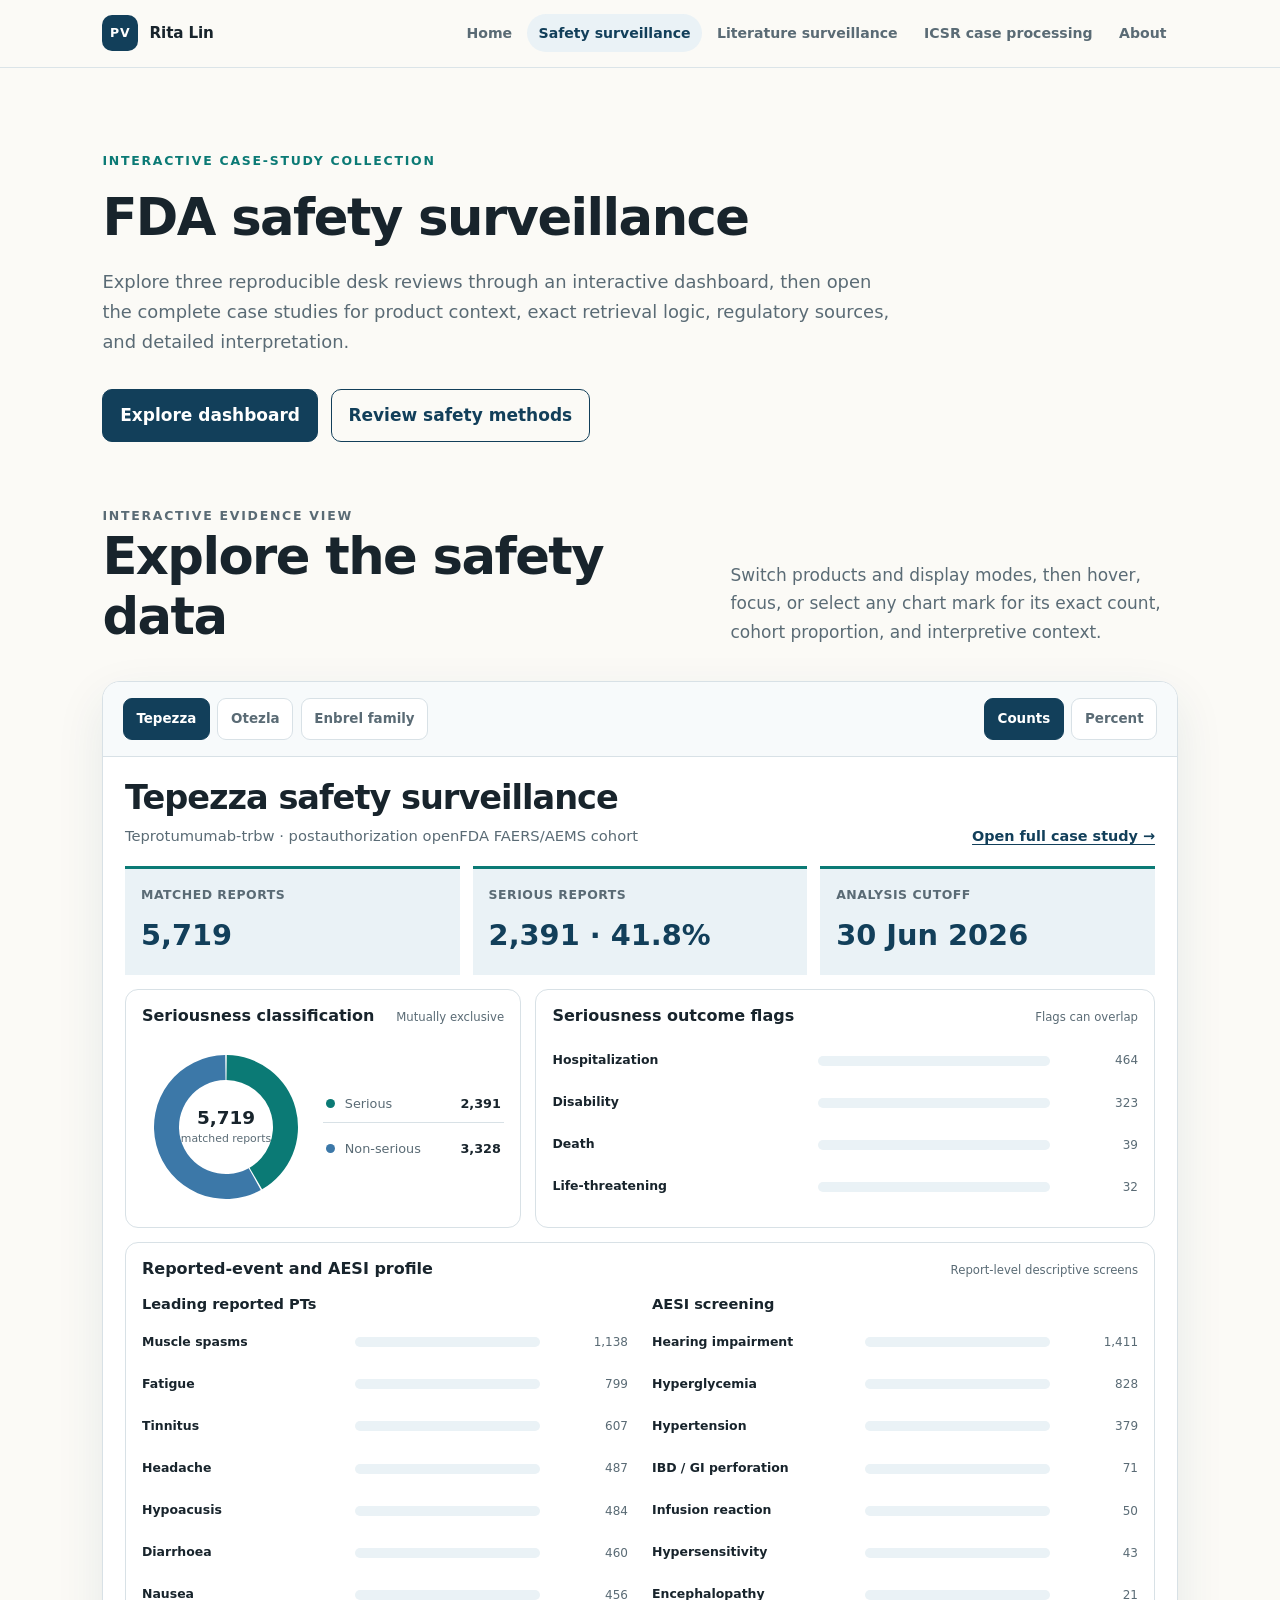
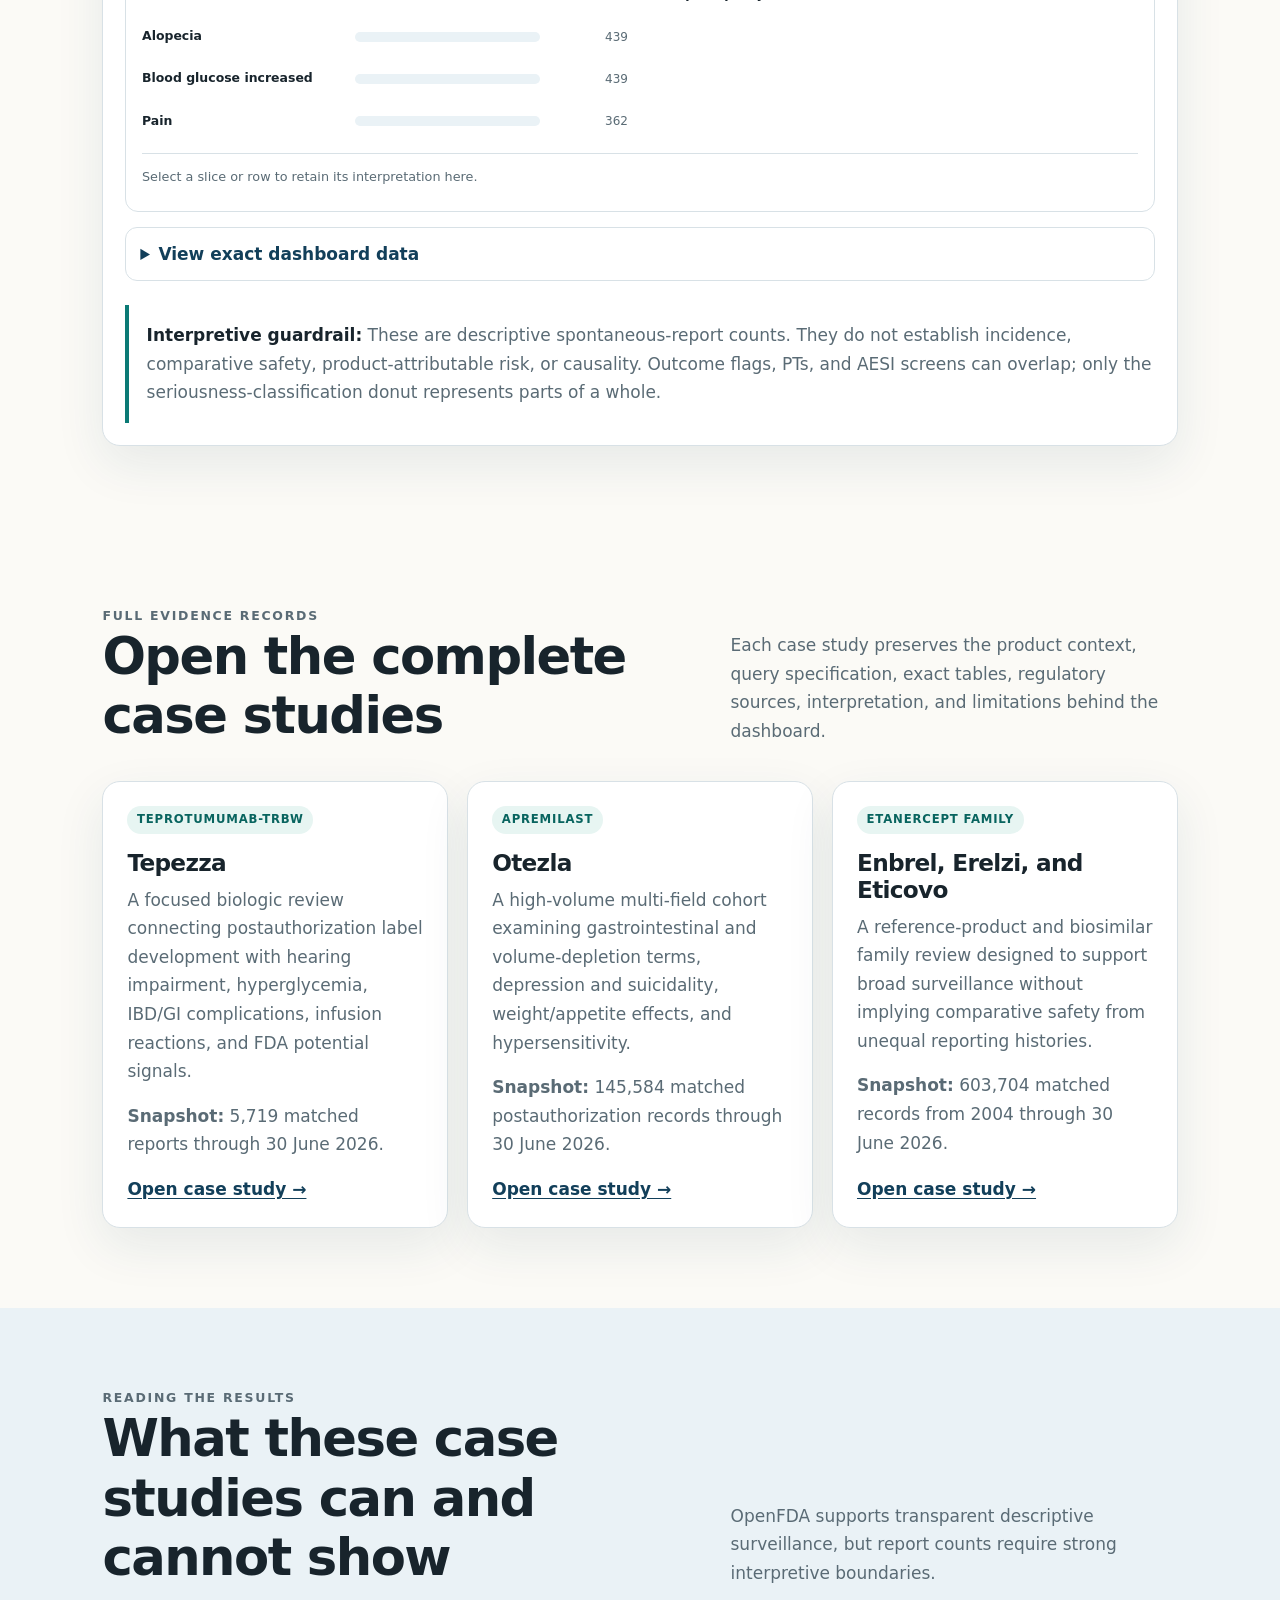
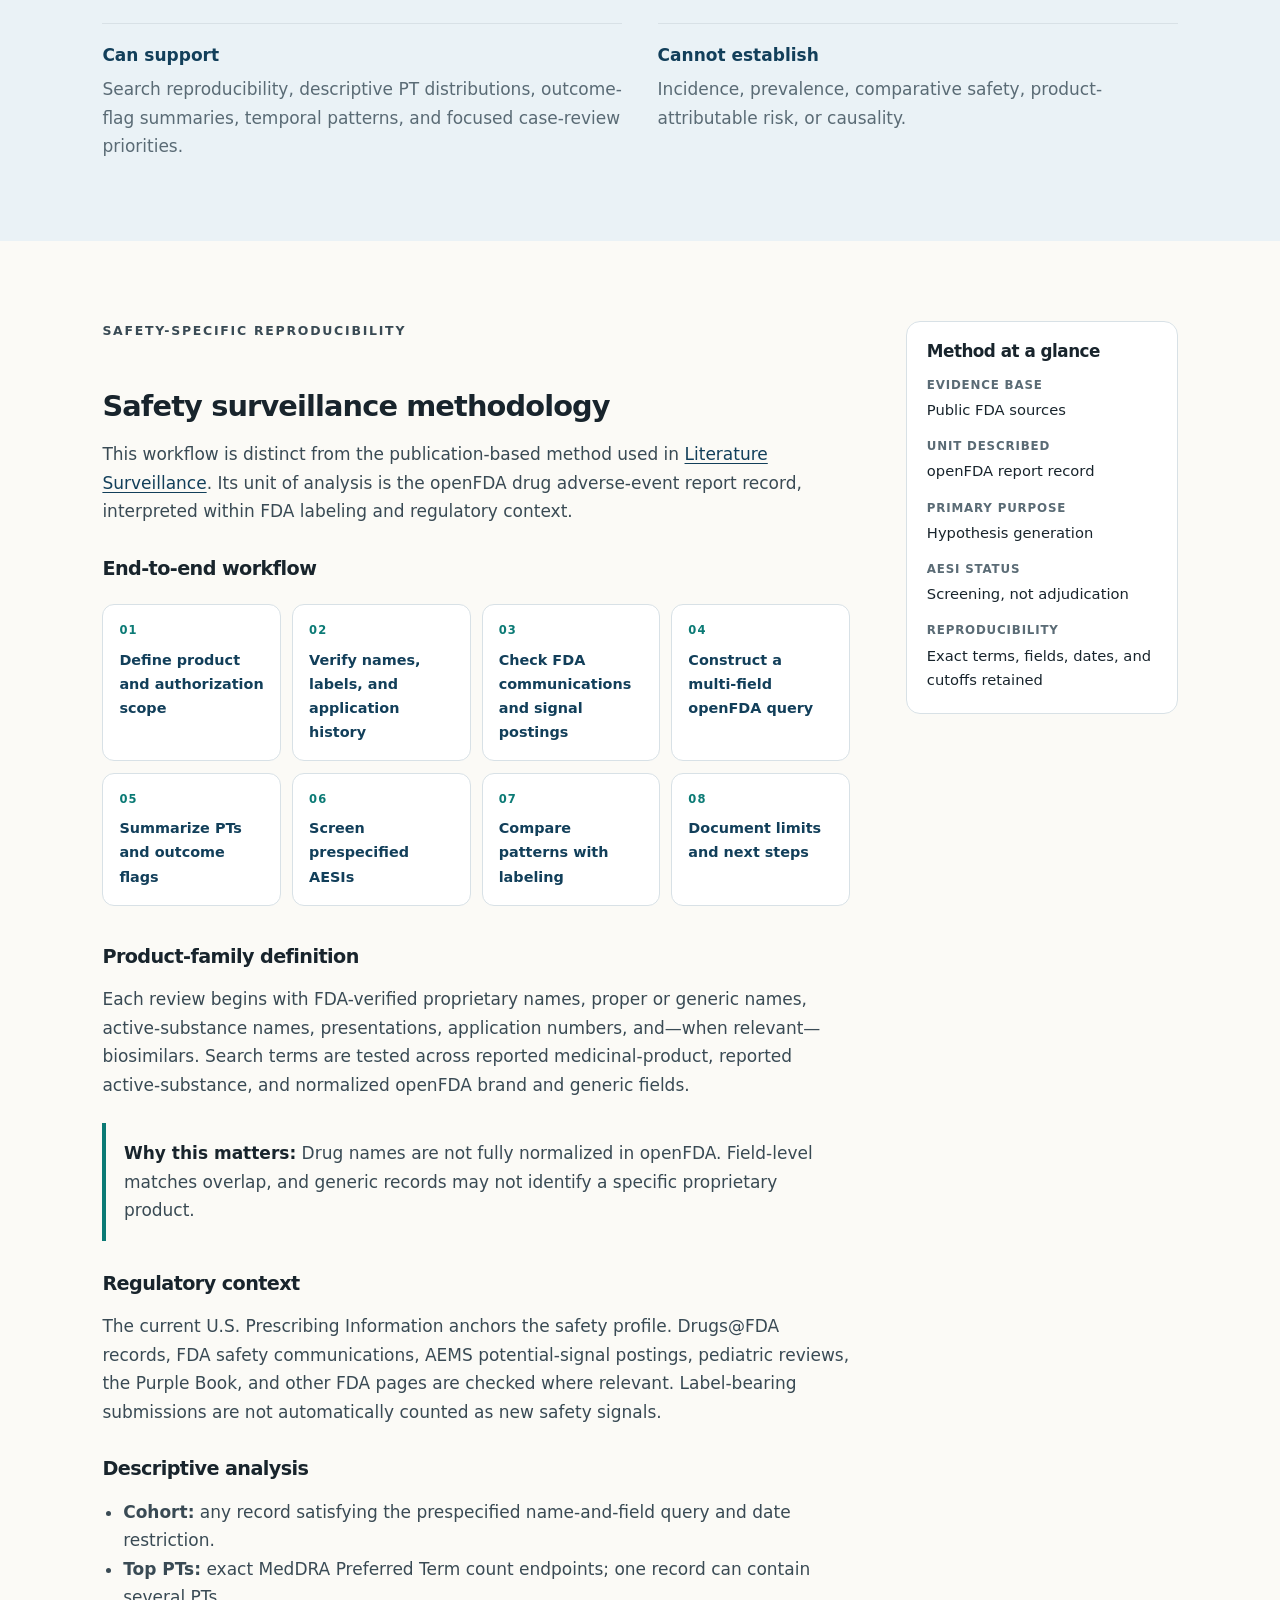
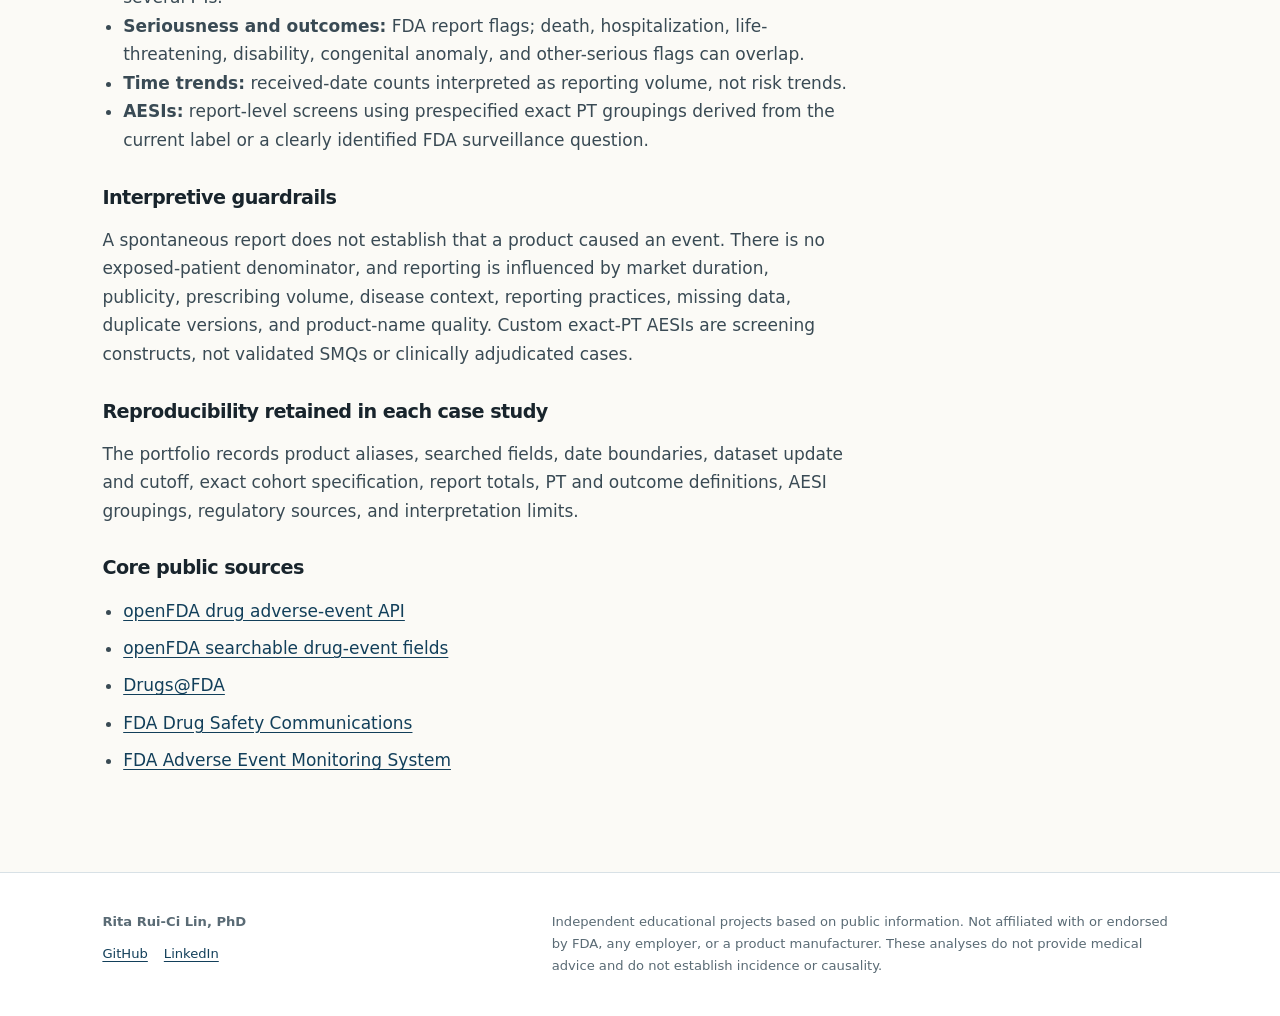
<file: safety-surveillance.html>
<!DOCTYPE html>
<html lang="en"><head><meta charset="utf-8"><meta name="viewport" content="width=device-width, initial-scale=1"><meta name="description" content="Interactive FDA safety surveillance dashboards, case studies, and reproducible openFDA methodology by Rita Rui-Ci Lin."><title>Safety Surveillance | Rita Lin</title><link rel="icon" href="favicon.svg" type="image/svg+xml"><link rel="stylesheet" href="styles.css"><link rel="stylesheet" href="portfolio.css"><link rel="stylesheet" href="safety-dashboard.css"><script src="safety-dashboard.js" defer></script></head>
<body>
<a class="skip-link" href="#main">Skip to content</a>
<header class="site-header"><nav class="nav-shell" aria-label="Primary navigation"><a class="brand" href="index.html"><span class="brand-mark">PV</span><span>Rita Lin</span></a><ul class="nav-links"><li><a href="index.html">Home</a></li><li><a href="safety-surveillance.html" aria-current="page">Safety surveillance</a></li><li><a href="literature-surveillance.html">Literature surveillance</a></li><li><a href="icsr-case-processing.html">ICSR case processing</a></li><li><a href="about.html">About</a></li></ul></nav></header>
<main id="main">
  <section class="page-hero"><div class="shell"><p class="eyebrow">Interactive case-study collection</p><h1>FDA safety surveillance</h1><p class="lede">Explore three reproducible desk reviews through an interactive dashboard, then open the complete case studies for product context, exact retrieval logic, regulatory sources, and detailed interpretation.</p><div class="actions"><a class="button" href="#dashboard">Explore dashboard</a><a class="button secondary" href="#methodology">Review safety methods</a></div></div></section>
  <section class="section dashboard-section" id="dashboard"><div class="shell">
    <div class="section-head"><div><p class="eyebrow">Interactive evidence view</p><h2>Explore the safety data</h2></div><p>Switch products and display modes, then hover, focus, or select any chart mark for its exact count, cohort proportion, and interpretive context.</p></div>
    <div class="dashboard-shell" id="safety-dashboard">
      <div class="dashboard-toolbar">
        <div class="dashboard-products" role="group" aria-label="Select medicinal product">
          <button class="dashboard-tab" type="button" data-dashboard-product="tepezza" aria-pressed="true">Tepezza</button>
          <button class="dashboard-tab" type="button" data-dashboard-product="otezla" aria-pressed="false">Otezla</button>
          <button class="dashboard-tab" type="button" data-dashboard-product="enbrel" aria-pressed="false">Enbrel family</button>
        </div>
        <div class="dashboard-mode" role="group" aria-label="Display chart values">
          <button type="button" data-dashboard-mode="count" aria-pressed="true">Counts</button>
          <button type="button" data-dashboard-mode="percent" aria-pressed="false">Percent</button>
        </div>
      </div>
      <div class="dashboard-body">
        <div class="dashboard-title-row">
          <div><h3 id="dashboard-product-title">Tepezza safety surveillance</h3><p class="dashboard-subtitle" id="dashboard-product-subtitle"></p></div>
          <a class="dashboard-source-link" id="dashboard-case-study" href="projects/tepezza.html">Open full case study →</a>
        </div>
        <div class="dashboard-stats" aria-label="Selected product summary">
          <div class="dashboard-stat"><span>Matched reports</span><strong id="dashboard-total">—</strong></div>
          <div class="dashboard-stat"><span>Serious reports</span><strong id="dashboard-serious">—</strong></div>
          <div class="dashboard-stat"><span>Analysis cutoff</span><strong id="dashboard-cutoff">—</strong></div>
        </div>
        <div class="dashboard-grid">
          <section class="dashboard-panel" aria-labelledby="dashboard-seriousness-heading">
            <div class="dashboard-panel-head"><h4 id="dashboard-seriousness-heading">Seriousness classification</h4><span class="dashboard-panel-note">Mutually exclusive</span></div>
            <div class="dashboard-donut-layout"><svg class="dashboard-donut" id="dashboard-donut" viewBox="0 0 168 168" role="img" aria-label="Seriousness classification donut chart"></svg><div class="dashboard-legend" id="dashboard-legend"></div></div>
          </section>
          <section class="dashboard-panel" aria-labelledby="dashboard-outcome-heading">
            <div class="dashboard-panel-head"><h4 id="dashboard-outcome-heading">Seriousness outcome flags</h4><span class="dashboard-panel-note">Flags can overlap</span></div>
            <div class="dashboard-bars" id="dashboard-outcomes"></div>
          </section>
          <section class="dashboard-panel dashboard-panel-wide" aria-labelledby="dashboard-profile-heading">
            <div class="dashboard-panel-head"><h4 id="dashboard-profile-heading">Reported-event and AESI profile</h4><span class="dashboard-panel-note">Report-level descriptive screens</span></div>
            <div class="dashboard-two-column"><div class="dashboard-subpanel"><h5>Leading reported PTs</h5><div class="dashboard-bars" id="dashboard-pts"></div></div><div class="dashboard-subpanel"><h5>AESI screening</h5><div class="dashboard-bars" id="dashboard-aesi"></div></div></div>
            <div class="dashboard-selection" id="dashboard-selection" aria-live="polite">Select a slice or row to retain its interpretation here.</div>
          </section>
        </div>
        <details class="dashboard-data"><summary>View exact dashboard data</summary><div class="table-wrap"><table><thead><tr><th>Group</th><th>Measure</th><th class="num">Reports</th><th class="num">% of cohort</th><th>Context</th></tr></thead><tbody id="dashboard-data-body"></tbody></table></div></details>
        <p class="note dashboard-guardrail"><strong>Interpretive guardrail:</strong> These are descriptive spontaneous-report counts. They do not establish incidence, comparative safety, product-attributable risk, or causality. Outcome flags, PTs, and AESI screens can overlap; only the seriousness-classification donut represents parts of a whole.</p>
      </div>
      <div class="dashboard-tooltip" role="tooltip"></div>
    </div>
    <noscript><p class="note"><strong>Interactive view unavailable:</strong> JavaScript is disabled. Open the individual case studies below for the complete data tables.</p></noscript>
  </div></section>
  <section class="section" id="case-studies"><div class="shell"><div class="section-head"><div><p class="eyebrow">Full evidence records</p><h2>Open the complete case studies</h2></div><p>Each case study preserves the product context, query specification, exact tables, regulatory sources, interpretation, and limitations behind the dashboard.</p></div><div class="cards">
    <article class="card"><span class="tag">Teprotumumab-trbw</span><h3>Tepezza</h3><p>A focused biologic review connecting postauthorization label development with hearing impairment, hyperglycemia, IBD/GI complications, infusion reactions, and FDA potential signals.</p><p><strong>Snapshot:</strong> 5,719 matched reports through 30 June 2026.</p><a class="card-link" href="projects/tepezza.html">Open case study →</a></article>
    <article class="card"><span class="tag">Apremilast</span><h3>Otezla</h3><p>A high-volume multi-field cohort examining gastrointestinal and volume-depletion terms, depression and suicidality, weight/appetite effects, and hypersensitivity.</p><p><strong>Snapshot:</strong> 145,584 matched postauthorization records through 30 June 2026.</p><a class="card-link" href="projects/otezla.html">Open case study →</a></article>
    <article class="card"><span class="tag">Etanercept family</span><h3>Enbrel, Erelzi, and Eticovo</h3><p>A reference-product and biosimilar family review designed to support broad surveillance without implying comparative safety from unequal reporting histories.</p><p><strong>Snapshot:</strong> 603,704 matched records from 2004 through 30 June 2026.</p><a class="card-link" href="projects/enbrel.html">Open case study →</a></article>
  </div></div></section>
  <section class="section tint"><div class="shell"><div class="section-head"><div><p class="eyebrow">Reading the results</p><h2>What these case studies can and cannot show</h2></div><p>OpenFDA supports transparent descriptive surveillance, but report counts require strong interpretive boundaries.</p></div><div class="principles"><div class="principle"><strong>Can support</strong><p>Search reproducibility, descriptive PT distributions, outcome-flag summaries, temporal patterns, and focused case-review priorities.</p></div><div class="principle"><strong>Cannot establish</strong><p>Incidence, prevalence, comparative safety, product-attributable risk, or causality.</p></div></div></div></section>
  <section class="section" id="methodology"><div class="shell content-grid section-grid"><article class="prose">
    <p class="eyebrow">Safety-specific reproducibility</p><h2>Safety surveillance methodology</h2>
    <p>This workflow is distinct from the publication-based method used in <a href="literature-surveillance.html#methodology">Literature Surveillance</a>. Its unit of analysis is the openFDA drug adverse-event report record, interpreted within FDA labeling and regulatory context.</p>
    <h3>End-to-end workflow</h3>
    <div class="workflow"><div>Define product and authorization scope</div><div>Verify names, labels, and application history</div><div>Check FDA communications and signal postings</div><div>Construct a multi-field openFDA query</div><div>Summarize PTs and outcome flags</div><div>Screen prespecified AESIs</div><div>Compare patterns with labeling</div><div>Document limits and next steps</div></div>
    <h3>Product-family definition</h3>
    <p>Each review begins with FDA-verified proprietary names, proper or generic names, active-substance names, presentations, application numbers, and—when relevant—biosimilars. Search terms are tested across reported medicinal-product, reported active-substance, and normalized openFDA brand and generic fields.</p>
    <p class="note"><strong>Why this matters:</strong> Drug names are not fully normalized in openFDA. Field-level matches overlap, and generic records may not identify a specific proprietary product.</p>
    <h3>Regulatory context</h3>
    <p>The current U.S. Prescribing Information anchors the safety profile. Drugs@FDA records, FDA safety communications, AEMS potential-signal postings, pediatric reviews, the Purple Book, and other FDA pages are checked where relevant. Label-bearing submissions are not automatically counted as new safety signals.</p>
    <h3>Descriptive analysis</h3>
    <ul><li><strong>Cohort:</strong> any record satisfying the prespecified name-and-field query and date restriction.</li><li><strong>Top PTs:</strong> exact MedDRA Preferred Term count endpoints; one record can contain several PTs.</li><li><strong>Seriousness and outcomes:</strong> FDA report flags; death, hospitalization, life-threatening, disability, congenital anomaly, and other-serious flags can overlap.</li><li><strong>Time trends:</strong> received-date counts interpreted as reporting volume, not risk trends.</li><li><strong>AESIs:</strong> report-level screens using prespecified exact PT groupings derived from the current label or a clearly identified FDA surveillance question.</li></ul>
    <h3>Interpretive guardrails</h3>
    <p>A spontaneous report does not establish that a product caused an event. There is no exposed-patient denominator, and reporting is influenced by market duration, publicity, prescribing volume, disease context, reporting practices, missing data, duplicate versions, and product-name quality. Custom exact-PT AESIs are screening constructs, not validated SMQs or clinically adjudicated cases.</p>
    <h3>Reproducibility retained in each case study</h3>
    <p>The portfolio records product aliases, searched fields, date boundaries, dataset update and cutoff, exact cohort specification, report totals, PT and outcome definitions, AESI groupings, regulatory sources, and interpretation limits.</p>
    <h3>Core public sources</h3>
    <ul class="source-list"><li><a href="https://open.fda.gov/apis/drug/event/">openFDA drug adverse-event API</a></li><li><a href="https://open.fda.gov/apis/drug/event/searchable-fields/">openFDA searchable drug-event fields</a></li><li><a href="https://www.accessdata.fda.gov/scripts/cder/daf/">Drugs@FDA</a></li><li><a href="https://www.fda.gov/drugs/drug-safety-and-availability/drug-safety-communications">FDA Drug Safety Communications</a></li><li><a href="https://www.fda.gov/drugs/surveillance-post-drug-approval-activities/fda-adverse-event-monitoring-system-aems">FDA Adverse Event Monitoring System</a></li></ul>
  </article><aside class="sidebar"><h2>Method at a glance</h2><dl><dt>Evidence base</dt><dd>Public FDA sources</dd><dt>Unit described</dt><dd>openFDA report record</dd><dt>Primary purpose</dt><dd>Hypothesis generation</dd><dt>AESI status</dt><dd>Screening, not adjudication</dd><dt>Reproducibility</dt><dd>Exact terms, fields, dates, and cutoffs retained</dd></dl></aside></div></section>
</main>
<footer class="site-footer"><div class="footer-shell"><div><strong>Rita Rui-Ci Lin, PhD</strong><div class="footer-links"><a href="https://github.com/rita850720">GitHub</a><a href="https://www.linkedin.com/in/ruici-lin">LinkedIn</a></div></div><p>Independent educational projects based on public information. Not affiliated with or endorsed by FDA, any employer, or a product manufacturer. These analyses do not provide medical advice and do not establish incidence or causality.</p></div></footer>

</body></html>
</file>
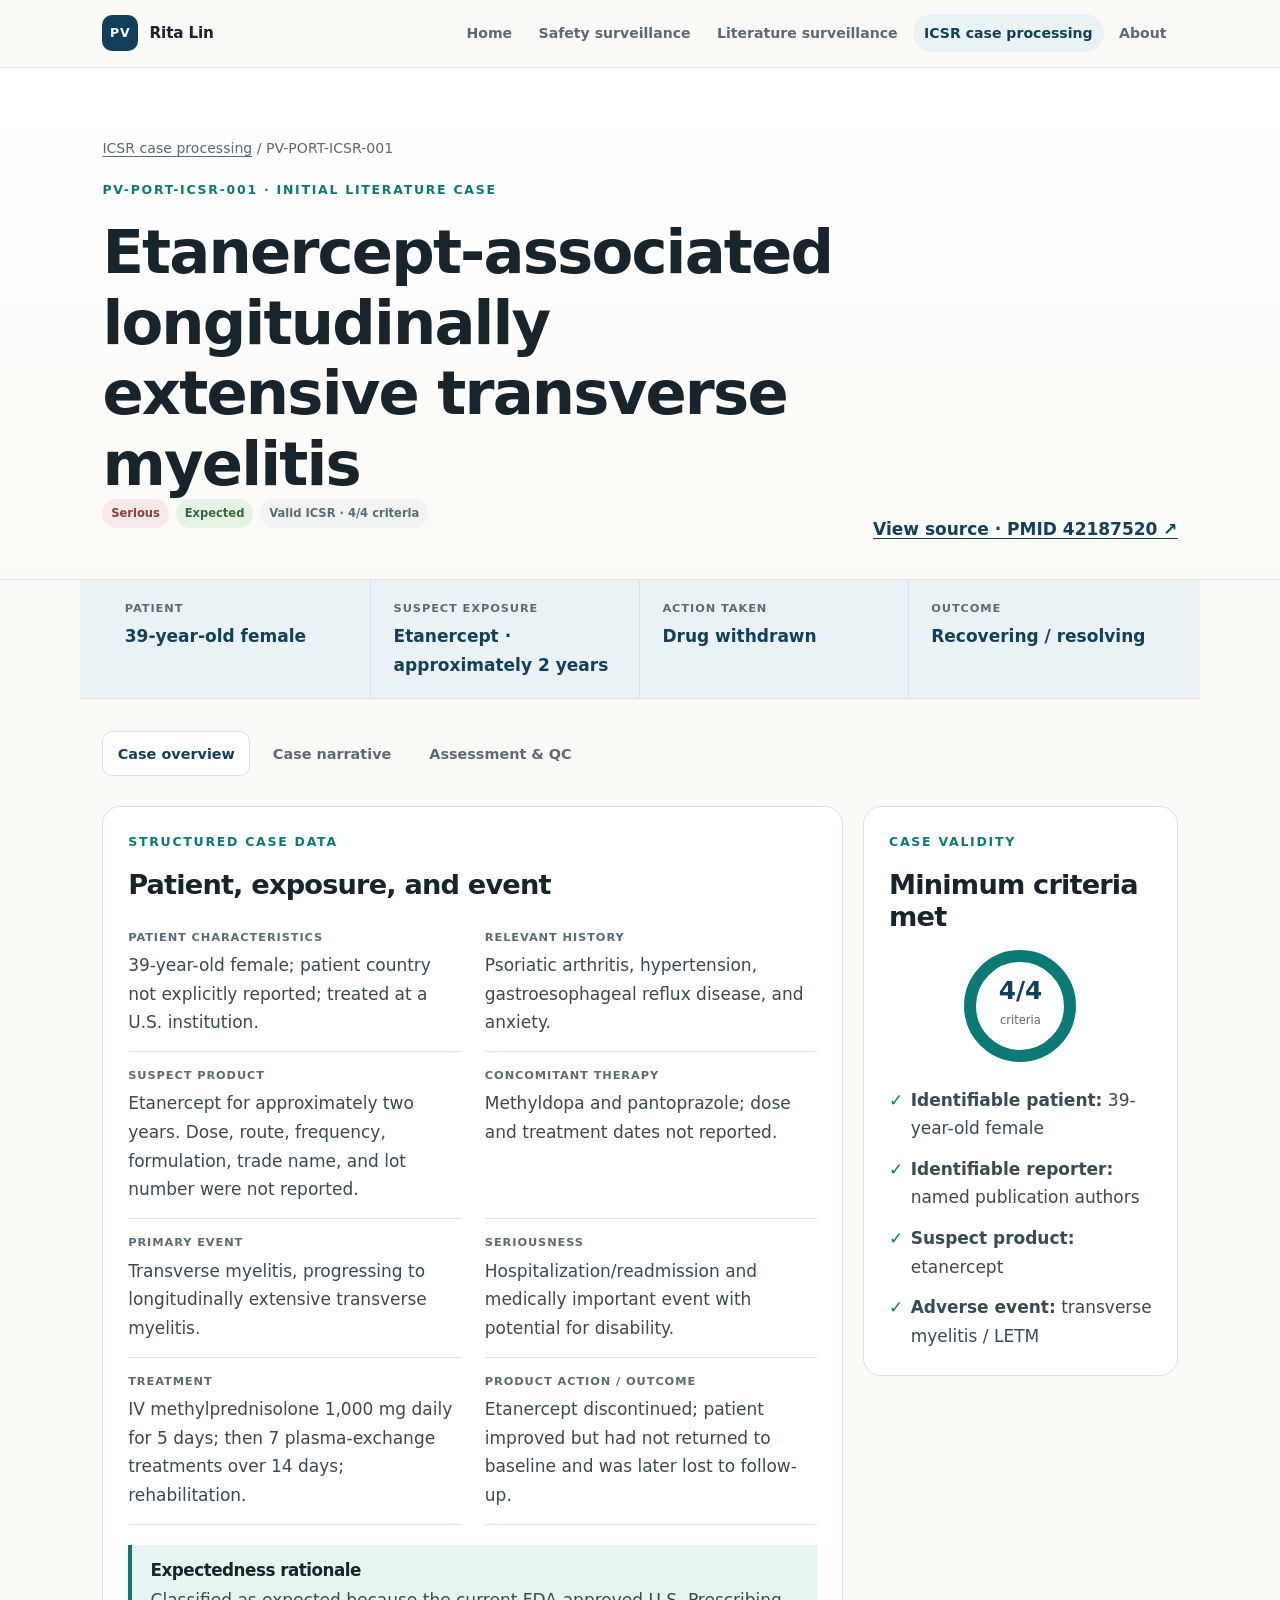
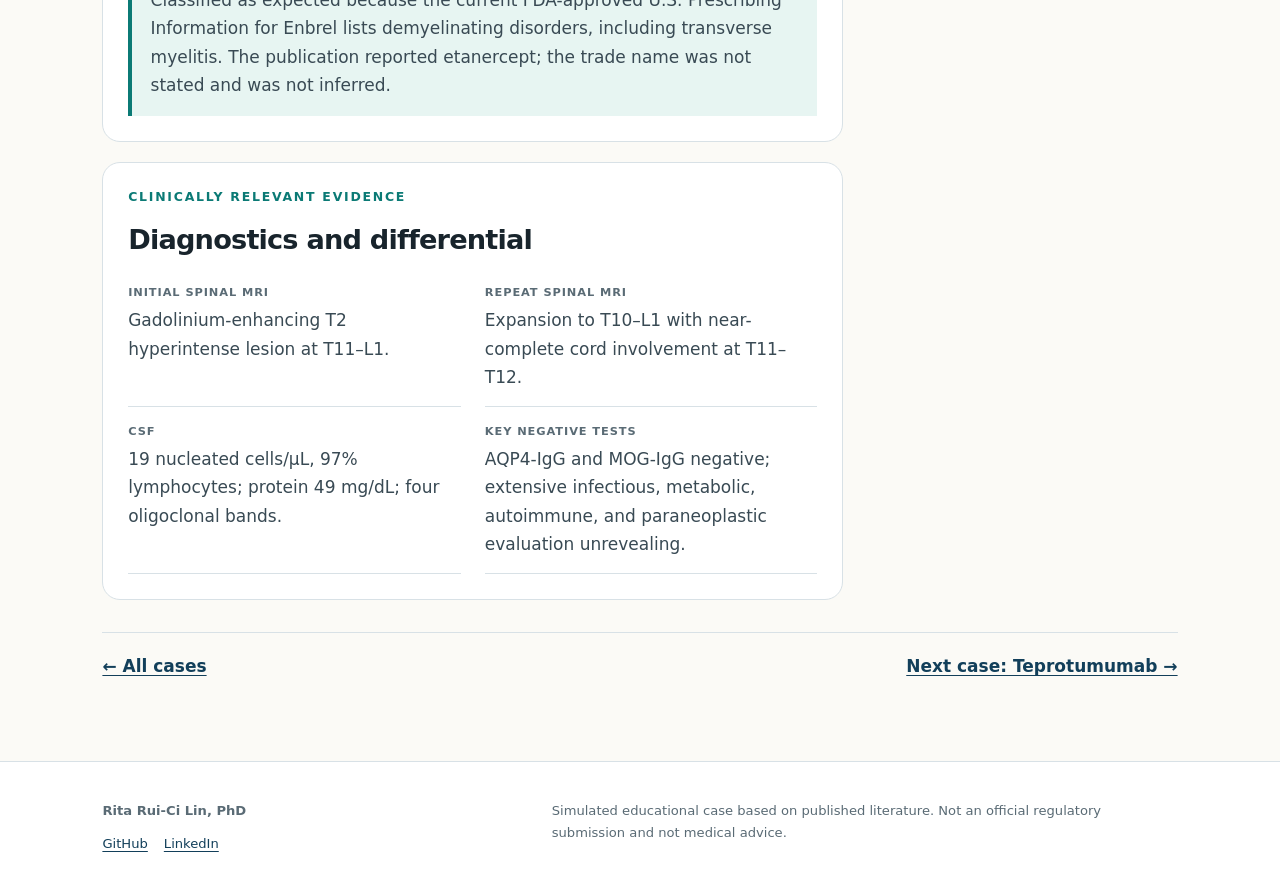
<file: cases/icsr-001-etanercept.html>
<!DOCTYPE html>
<html lang="en">
<head>
  <meta charset="utf-8">
  <meta name="viewport" content="width=device-width, initial-scale=1">
  <meta name="description" content="Simulated literature ICSR for etanercept-associated longitudinally extensive transverse myelitis.">
  <title>Etanercept Literature ICSR | Rita Lin</title>
  <link rel="icon" href="../favicon.svg" type="image/svg+xml">
  <link rel="stylesheet" href="../styles.css">
  <link rel="stylesheet" href="../icsr.css">
</head>
<body>
  <a class="skip-link" href="#main">Skip to content</a>
  <header class="site-header"><nav class="nav-shell" aria-label="Primary navigation"><a class="brand" href="../index.html"><span class="brand-mark">PV</span><span>Rita Lin</span></a><ul class="nav-links"><li><a href="../index.html">Home</a></li><li><a href="../safety-surveillance.html">Safety surveillance</a></li><li><a href="../literature-surveillance.html">Literature surveillance</a></li><li><a href="../icsr-case-processing.html" aria-current="page">ICSR case processing</a></li><li><a href="../about.html">About</a></li></ul></nav></header>

  <main id="main">
    <section class="icsr-case-hero">
      <div class="shell">
        <p class="breadcrumbs"><a href="../icsr-case-processing.html">ICSR case processing</a> / PV-PORT-ICSR-001</p>
        <div class="icsr-case-heading">
          <div><p class="eyebrow">PV-PORT-ICSR-001 · Initial literature case</p><h1>Etanercept-associated longitudinally extensive transverse myelitis</h1><div class="icsr-chips"><span class="icsr-chip serious">Serious</span><span class="icsr-chip expected">Expected</span><span class="icsr-chip">Valid ICSR · 4/4 criteria</span></div></div>
          <a class="icsr-source-link" href="https://pubmed.ncbi.nlm.nih.gov/42187520/">View source · PMID 42187520 ↗</a>
        </div>
      </div>
    </section>

    <div class="icsr-summary shell" aria-label="Case summary">
      <div class="icsr-summary-item"><span class="icsr-summary-label">Patient</span><span class="icsr-summary-value">39-year-old female</span></div>
      <div class="icsr-summary-item"><span class="icsr-summary-label">Suspect exposure</span><span class="icsr-summary-value">Etanercept · approximately 2 years</span></div>
      <div class="icsr-summary-item"><span class="icsr-summary-label">Action taken</span><span class="icsr-summary-value">Drug withdrawn</span></div>
      <div class="icsr-summary-item"><span class="icsr-summary-label">Outcome</span><span class="icsr-summary-value">Recovering / resolving</span></div>
    </div>

    <div class="shell icsr-case-shell">
      <div class="icsr-tabs" role="tablist" aria-label="Case sections" data-icsr-tabs>
        <button class="icsr-tab" id="overview-tab" type="button" role="tab" aria-controls="case-overview" aria-selected="true">Case overview</button>
        <button class="icsr-tab" id="narrative-tab" type="button" role="tab" aria-controls="case-narrative" aria-selected="false">Case narrative</button>
        <button class="icsr-tab" id="assessment-tab" type="button" role="tab" aria-controls="case-assessment" aria-selected="false">Assessment &amp; QC</button>
      </div>

      <section class="icsr-panel" id="case-overview" role="tabpanel" aria-labelledby="overview-tab">
        <div class="icsr-overview">
          <div class="icsr-panel-stack">
            <section class="icsr-box">
              <p class="eyebrow">Structured case data</p><h2>Patient, exposure, and event</h2>
              <div class="icsr-detail-grid">
                <div class="icsr-detail"><span class="icsr-detail-label">Patient characteristics</span><span class="icsr-detail-value">39-year-old female; patient country not explicitly reported; treated at a U.S. institution.</span></div>
                <div class="icsr-detail"><span class="icsr-detail-label">Relevant history</span><span class="icsr-detail-value">Psoriatic arthritis, hypertension, gastroesophageal reflux disease, and anxiety.</span></div>
                <div class="icsr-detail"><span class="icsr-detail-label">Suspect product</span><span class="icsr-detail-value">Etanercept for approximately two years. Dose, route, frequency, formulation, trade name, and lot number were not reported.</span></div>
                <div class="icsr-detail"><span class="icsr-detail-label">Concomitant therapy</span><span class="icsr-detail-value">Methyldopa and pantoprazole; dose and treatment dates not reported.</span></div>
                <div class="icsr-detail"><span class="icsr-detail-label">Primary event</span><span class="icsr-detail-value">Transverse myelitis, progressing to longitudinally extensive transverse myelitis.</span></div>
                <div class="icsr-detail"><span class="icsr-detail-label">Seriousness</span><span class="icsr-detail-value">Hospitalization/readmission and medically important event with potential for disability.</span></div>
                <div class="icsr-detail"><span class="icsr-detail-label">Treatment</span><span class="icsr-detail-value">IV methylprednisolone 1,000 mg daily for 5 days; then 7 plasma-exchange treatments over 14 days; rehabilitation.</span></div>
                <div class="icsr-detail"><span class="icsr-detail-label">Product action / outcome</span><span class="icsr-detail-value">Etanercept discontinued; patient improved but had not returned to baseline and was later lost to follow-up.</span></div>
              </div>
              <div class="icsr-callout"><h3>Expectedness rationale</h3><p>Classified as expected because the current FDA-approved U.S. Prescribing Information for Enbrel lists demyelinating disorders, including transverse myelitis. The publication reported etanercept; the trade name was not stated and was not inferred.</p></div>
            </section>
            <section class="icsr-box">
              <p class="eyebrow">Clinically relevant evidence</p><h2>Diagnostics and differential</h2>
              <div class="icsr-detail-grid">
                <div class="icsr-detail"><span class="icsr-detail-label">Initial spinal MRI</span><span class="icsr-detail-value">Gadolinium-enhancing T2 hyperintense lesion at T11–L1.</span></div>
                <div class="icsr-detail"><span class="icsr-detail-label">Repeat spinal MRI</span><span class="icsr-detail-value">Expansion to T10–L1 with near-complete cord involvement at T11–T12.</span></div>
                <div class="icsr-detail"><span class="icsr-detail-label">CSF</span><span class="icsr-detail-value">19 nucleated cells/µL, 97% lymphocytes; protein 49 mg/dL; four oligoclonal bands.</span></div>
                <div class="icsr-detail"><span class="icsr-detail-label">Key negative tests</span><span class="icsr-detail-value">AQP4-IgG and MOG-IgG negative; extensive infectious, metabolic, autoimmune, and paraneoplastic evaluation unrevealing.</span></div>
              </div>
            </section>
          </div>
          <aside class="icsr-box">
            <p class="eyebrow">Case validity</p><h2>Minimum criteria met</h2>
            <div class="icsr-validity" aria-label="Four of four minimum ICSR criteria met"><div><strong>4/4</strong><span>criteria</span></div></div>
            <ul class="icsr-check-list"><li><strong>Identifiable patient:</strong> 39-year-old female</li><li><strong>Identifiable reporter:</strong> named publication authors</li><li><strong>Suspect product:</strong> etanercept</li><li><strong>Adverse event:</strong> transverse myelitis / LETM</li></ul>
          </aside>
        </div>
      </section>

      <section class="icsr-panel" id="case-narrative" role="tabpanel" aria-labelledby="narrative-tab" hidden>
        <article class="icsr-narrative">
          <div class="icsr-narrative-meta"><span>Initial literature report</span><span>Stojsavljevic et al., 2026 · PMID 42187520</span></div>
          <p>A 39-year-old woman with psoriatic arthritis, hypertension, gastroesophageal reflux disease, and anxiety developed transverse myelitis while receiving etanercept for approximately two years. Her psoriatic arthritis had been well controlled. The publication did not report the etanercept trade name, manufacturer, formulation, dose, route, frequency, lot number, or exact treatment dates. Concomitant medications included methyldopa and pantoprazole; doses and treatment dates were not reported.</p>
          <p>Within two weeks after the last reported etanercept dose, the patient developed bilateral lower-extremity numbness, tingling, and weakness, painful hypersensitivity of the right thigh, numbness extending from the umbilicus to the right foot, and left-leg pain. She remained ambulatory but could not feel the floor. Neurologic examination showed right lower-extremity weakness rated 4/5, an umbilical sensory level, decreased pinprick and vibration sensation, brisk right patellar reflex, extensor plantar response, and a mildly right hemiparetic gait. Spinal MRI demonstrated a gadolinium-enhancing T2 hyperintense lesion at T11–L1; brain MRI was normal.</p>
          <p>Cerebrospinal fluid contained 19 nucleated cells/µL with 97% lymphocytes, protein 49 mg/dL, glucose 54 mg/dL, four oligoclonal bands, and elevated kappa free light chains; cytology was negative. Aquaporin-4 and myelin oligodendrocyte glycoprotein antibodies were negative. An extensive infectious, metabolic, autoimmune, and paraneoplastic evaluation did not identify an alternative cause.</p>
          <p>The patient was hospitalized and treated with intravenous methylprednisolone 1,000 mg daily for five days, with minimal improvement. Etanercept was discontinued, future TNF-inhibitor therapy was discouraged, and physical and occupational therapy were initiated. Fourteen days after discharge, she was readmitted with worsening bilateral numbness, marked right-leg weakness, and urinary retention. Repeat MRI showed expansion of the lesion from T10 to L1 with near-complete cord involvement at T11–T12, consistent with longitudinally extensive transverse myelitis.</p>
          <p>Seven plasma-exchange treatments were administered over 14 days, followed by rehabilitation. Imaging showed lesion reduction; urinary retention resolved and strength gradually improved, although the patient had not returned to baseline at discharge. She later traveled to another country and was lost to follow-up. The authors considered etanercept-associated myelitis the leading diagnosis while noting that TNF inhibition might have unmasked or triggered multiple sclerosis or another antibody-mediated demyelinating disorder. Dechallenge was not assessable because the condition worsened after withdrawal before improving following plasma exchange. Rechallenge was not performed.</p>
        </article>
      </section>

      <section class="icsr-panel" id="case-assessment" role="tabpanel" aria-labelledby="assessment-tab" hidden>
        <div class="icsr-assessment-grid">
          <section class="icsr-box"><p class="eyebrow">Medical assessment</p><h2>Documented reasoning</h2><div class="icsr-assessment-row"><strong>Seriousness</strong><span>Serious: required hospitalization and readmission; also medically important with potential for persistent disability.</span></div><div class="icsr-assessment-row"><strong>Expectedness</strong><span>Expected against the current FDA-approved U.S. Prescribing Information, which lists transverse myelitis among demyelinating disorders.</span></div><div class="icsr-assessment-row"><strong>Reporter causality</strong><span>Etanercept-associated myelitis considered the leading diagnosis, with possible unmasking or triggering of an underlying demyelinating disorder.</span></div><div class="icsr-assessment-row"><strong>Dechallenge</strong><span>Not assessable: symptoms worsened after withdrawal and improved after plasma exchange.</span></div><div class="icsr-assessment-row"><strong>Rechallenge</strong><span>Not performed.</span></div><div class="icsr-assessment-row"><strong>Case disposition</strong><span>Valid initial spontaneous literature ICSR; duplicate search required before database entry.</span></div></section>
          <section class="icsr-box"><p class="eyebrow">Follow-up</p><h2>Open information requests</h2><ul class="icsr-followup-list"><li>Confirm brand, manufacturer, formulation, dose, route, frequency, lot number, and exact treatment dates.</li><li>Obtain exact event-onset, hospitalization, readmission, treatment, and discharge dates.</li><li>Clarify final neurologic outcome, functional status, and ongoing rehabilitation.</li><li>Obtain repeat spinal MRI results and any repeat AQP4-IgG or MOG-IgG testing.</li><li>Clarify whether multiple sclerosis or another demyelinating disorder was subsequently diagnosed.</li><li>Perform duplicate search using patient, product, event, authors, institution, and publication details.</li></ul></section>
          <section class="icsr-box"><p class="eyebrow">QC checkpoints</p><h2>Source-to-case reconciliation</h2><ul class="icsr-check-list"><li>Trade name not inferred from the active ingredient.</li><li>Unreported dose, route, dates, and lot left unknown.</li><li>Hospitalization and medically important seriousness criteria captured.</li><li>Narrative chronology reconciled with structured data.</li></ul></section>
          <section class="icsr-box"><p class="eyebrow">Reference framework</p><h2>Assessment basis</h2><p><strong>Jurisdiction:</strong> United States / FDA.</p><p><strong>Expectedness reference:</strong> current FDA-approved U.S. Prescribing Information available at review.</p><p><strong>Reporting framework:</strong> ICH E2D(R1), supplemented by applicable FDA postmarketing requirements.</p></section>
        </div>
      </section>

      <nav class="icsr-case-footer-nav" aria-label="Case navigation"><a href="../icsr-case-processing.html">← All cases</a><a href="icsr-002-teprotumumab.html">Next case: Teprotumumab →</a></nav>
    </div>
  </main>

  <footer class="site-footer"><div class="footer-shell"><div><strong>Rita Rui-Ci Lin, PhD</strong><div class="footer-links"><a href="https://github.com/rita850720">GitHub</a><a href="https://www.linkedin.com/in/ruici-lin">LinkedIn</a></div></div><p>Simulated educational case based on published literature. Not an official regulatory submission and not medical advice.</p></div></footer>
  <script src="../icsr.js"></script>
</body>
</html>
</file>
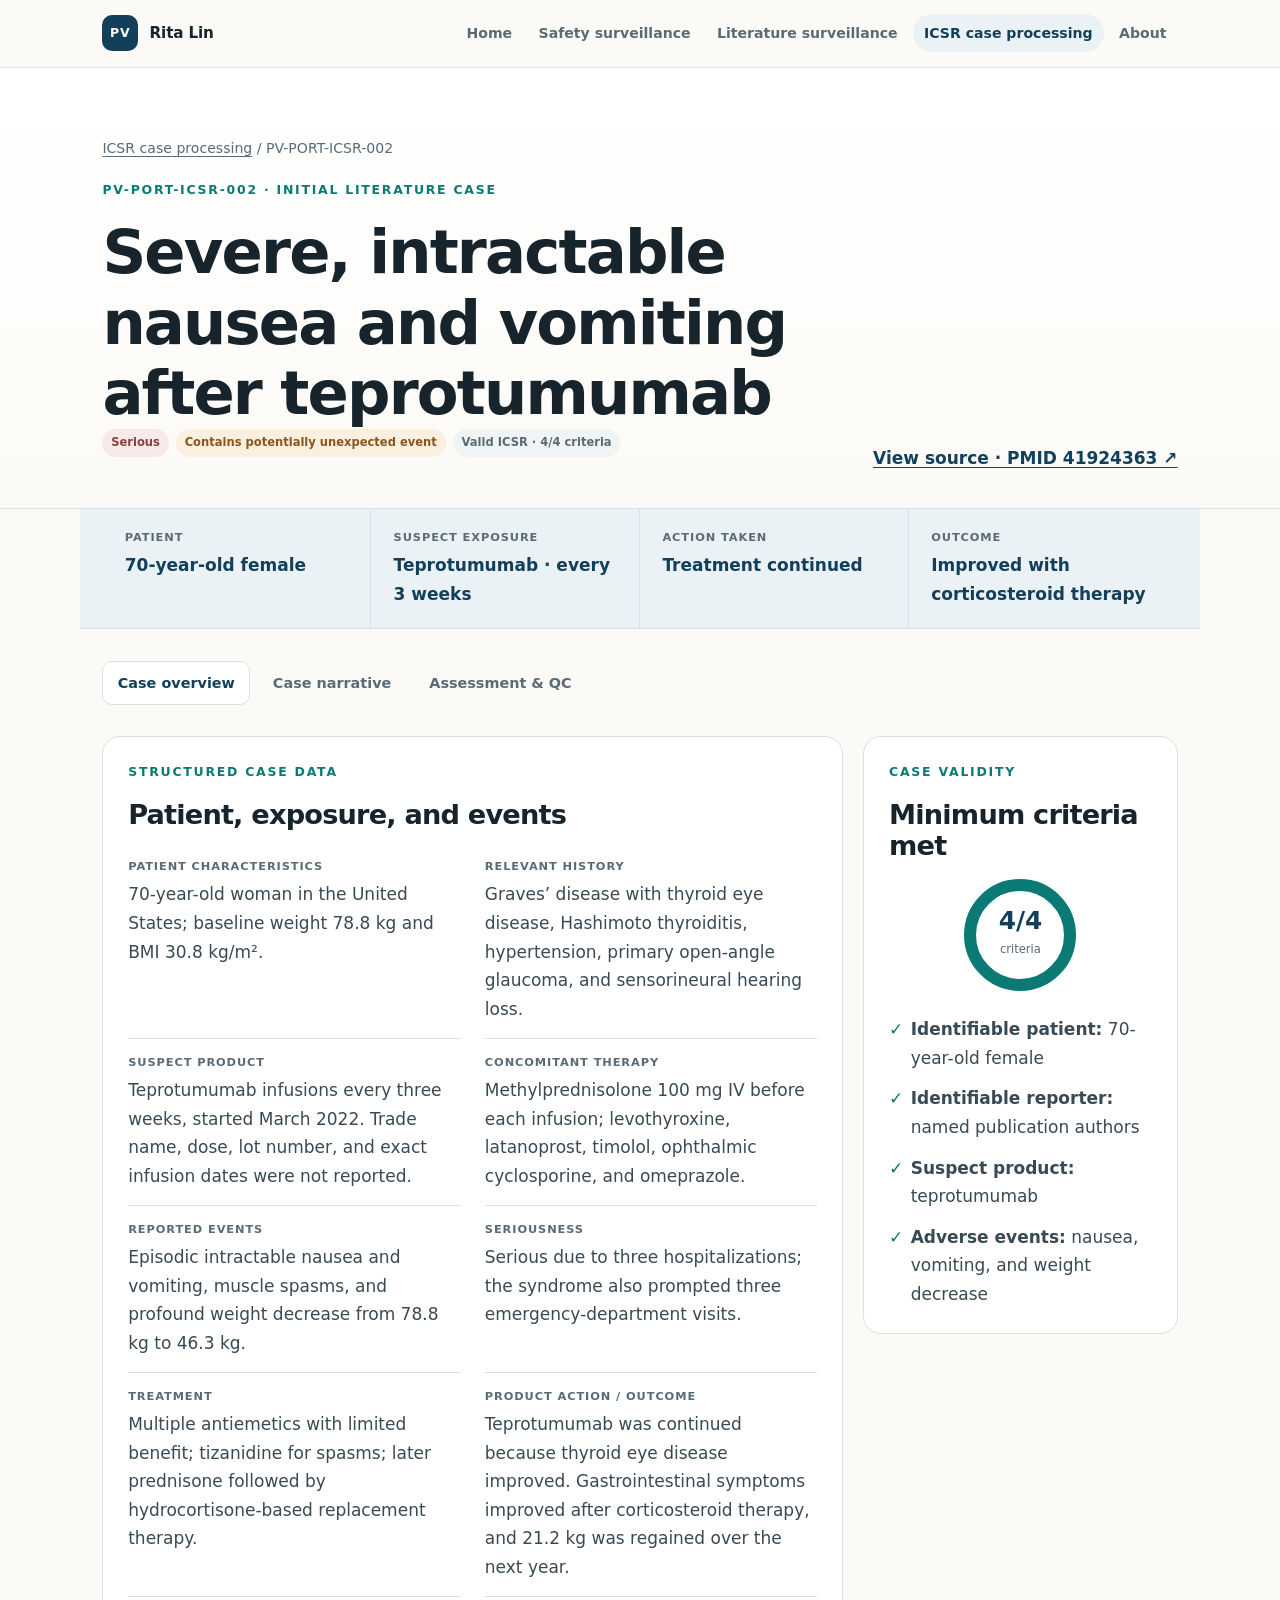
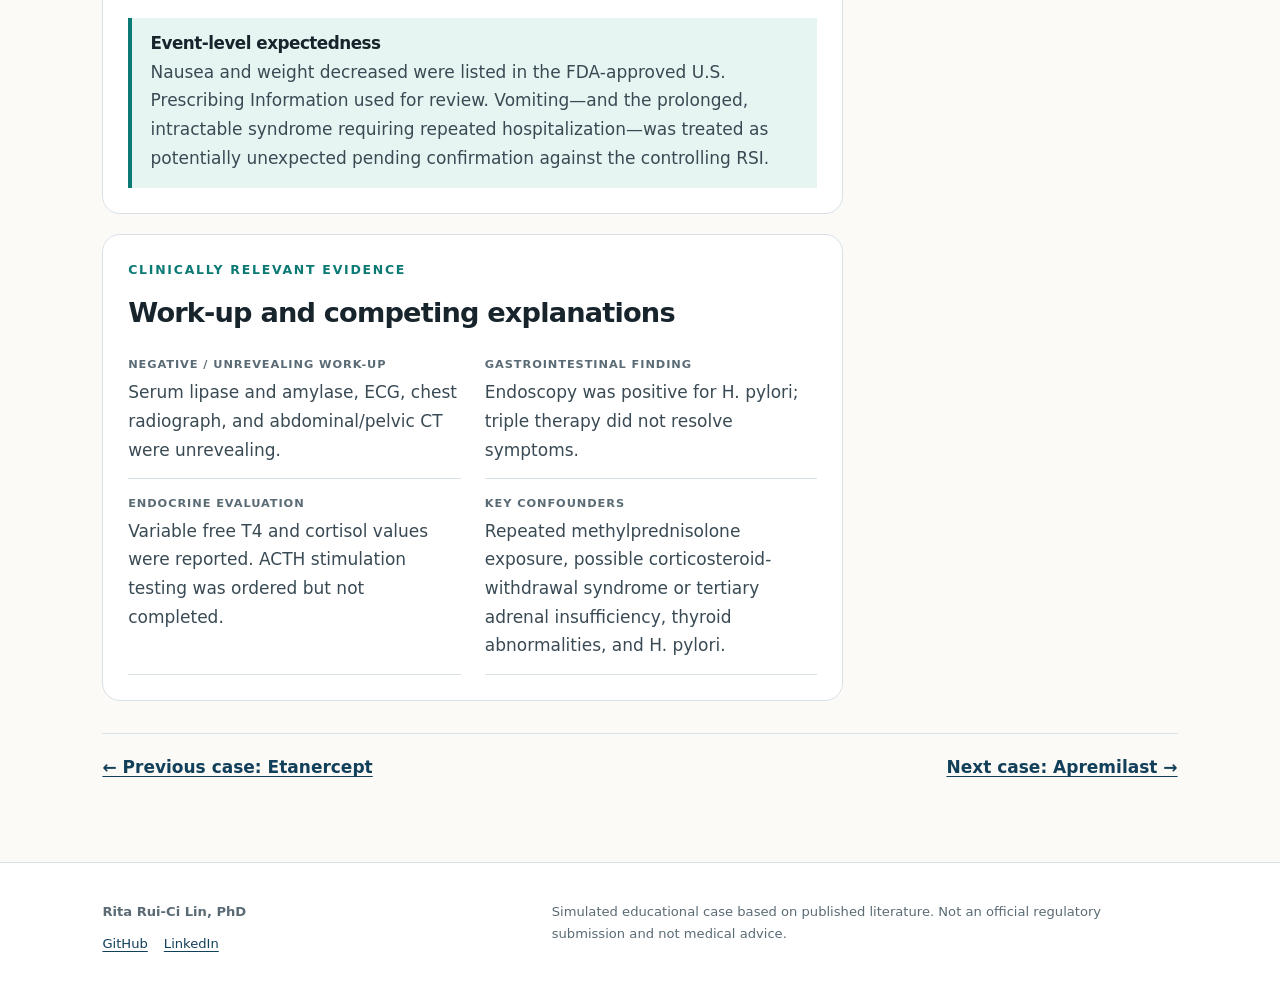
<file: cases/icsr-002-teprotumumab.html>
<!DOCTYPE html>
<html lang="en">
<head>
  <meta charset="utf-8">
  <meta name="viewport" content="width=device-width, initial-scale=1">
  <meta name="description" content="Simulated literature ICSR for severe intractable nausea and vomiting after teprotumumab.">
  <title>Teprotumumab Literature ICSR | Rita Lin</title>
  <link rel="icon" href="../favicon.svg" type="image/svg+xml">
  <link rel="stylesheet" href="../styles.css">
  <link rel="stylesheet" href="../icsr.css">
</head>
<body>
  <a class="skip-link" href="#main">Skip to content</a>
  <header class="site-header"><nav class="nav-shell" aria-label="Primary navigation"><a class="brand" href="../index.html"><span class="brand-mark">PV</span><span>Rita Lin</span></a><ul class="nav-links"><li><a href="../index.html">Home</a></li><li><a href="../safety-surveillance.html">Safety surveillance</a></li><li><a href="../literature-surveillance.html">Literature surveillance</a></li><li><a href="../icsr-case-processing.html" aria-current="page">ICSR case processing</a></li><li><a href="../about.html">About</a></li></ul></nav></header>

  <main id="main">
    <section class="icsr-case-hero">
      <div class="shell">
        <p class="breadcrumbs"><a href="../icsr-case-processing.html">ICSR case processing</a> / PV-PORT-ICSR-002</p>
        <div class="icsr-case-heading">
          <div><p class="eyebrow">PV-PORT-ICSR-002 · Initial literature case</p><h1>Severe, intractable nausea and vomiting after teprotumumab</h1><div class="icsr-chips"><span class="icsr-chip serious">Serious</span><span class="icsr-chip review">Contains potentially unexpected event</span><span class="icsr-chip">Valid ICSR · 4/4 criteria</span></div></div>
          <a class="icsr-source-link" href="https://pubmed.ncbi.nlm.nih.gov/41924363/">View source · PMID 41924363 ↗</a>
        </div>
      </div>
    </section>

    <div class="icsr-summary shell" aria-label="Case summary">
      <div class="icsr-summary-item"><span class="icsr-summary-label">Patient</span><span class="icsr-summary-value">70-year-old female</span></div>
      <div class="icsr-summary-item"><span class="icsr-summary-label">Suspect exposure</span><span class="icsr-summary-value">Teprotumumab · every 3 weeks</span></div>
      <div class="icsr-summary-item"><span class="icsr-summary-label">Action taken</span><span class="icsr-summary-value">Treatment continued</span></div>
      <div class="icsr-summary-item"><span class="icsr-summary-label">Outcome</span><span class="icsr-summary-value">Improved with corticosteroid therapy</span></div>
    </div>

    <div class="shell icsr-case-shell">
      <div class="icsr-tabs" role="tablist" aria-label="Case sections" data-icsr-tabs>
        <button class="icsr-tab" id="overview-tab" type="button" role="tab" aria-controls="case-overview" aria-selected="true">Case overview</button>
        <button class="icsr-tab" id="narrative-tab" type="button" role="tab" aria-controls="case-narrative" aria-selected="false">Case narrative</button>
        <button class="icsr-tab" id="assessment-tab" type="button" role="tab" aria-controls="case-assessment" aria-selected="false">Assessment &amp; QC</button>
      </div>

      <section class="icsr-panel" id="case-overview" role="tabpanel" aria-labelledby="overview-tab">
        <div class="icsr-overview">
          <div class="icsr-panel-stack">
            <section class="icsr-box">
              <p class="eyebrow">Structured case data</p><h2>Patient, exposure, and events</h2>
              <div class="icsr-detail-grid">
                <div class="icsr-detail"><span class="icsr-detail-label">Patient characteristics</span><span class="icsr-detail-value">70-year-old woman in the United States; baseline weight 78.8 kg and BMI 30.8 kg/m².</span></div>
                <div class="icsr-detail"><span class="icsr-detail-label">Relevant history</span><span class="icsr-detail-value">Graves’ disease with thyroid eye disease, Hashimoto thyroiditis, hypertension, primary open-angle glaucoma, and sensorineural hearing loss.</span></div>
                <div class="icsr-detail"><span class="icsr-detail-label">Suspect product</span><span class="icsr-detail-value">Teprotumumab infusions every three weeks, started March 2022. Trade name, dose, lot number, and exact infusion dates were not reported.</span></div>
                <div class="icsr-detail"><span class="icsr-detail-label">Concomitant therapy</span><span class="icsr-detail-value">Methylprednisolone 100 mg IV before each infusion; levothyroxine, latanoprost, timolol, ophthalmic cyclosporine, and omeprazole.</span></div>
                <div class="icsr-detail"><span class="icsr-detail-label">Reported events</span><span class="icsr-detail-value">Episodic intractable nausea and vomiting, muscle spasms, and profound weight decrease from 78.8 kg to 46.3 kg.</span></div>
                <div class="icsr-detail"><span class="icsr-detail-label">Seriousness</span><span class="icsr-detail-value">Serious due to three hospitalizations; the syndrome also prompted three emergency-department visits.</span></div>
                <div class="icsr-detail"><span class="icsr-detail-label">Treatment</span><span class="icsr-detail-value">Multiple antiemetics with limited benefit; tizanidine for spasms; later prednisone followed by hydrocortisone-based replacement therapy.</span></div>
                <div class="icsr-detail"><span class="icsr-detail-label">Product action / outcome</span><span class="icsr-detail-value">Teprotumumab was continued because thyroid eye disease improved. Gastrointestinal symptoms improved after corticosteroid therapy, and 21.2 kg was regained over the next year.</span></div>
              </div>
              <div class="icsr-callout"><h3>Event-level expectedness</h3><p>Nausea and weight decreased were listed in the FDA-approved U.S. Prescribing Information used for review. Vomiting—and the prolonged, intractable syndrome requiring repeated hospitalization—was treated as potentially unexpected pending confirmation against the controlling RSI.</p></div>
            </section>
            <section class="icsr-box">
              <p class="eyebrow">Clinically relevant evidence</p><h2>Work-up and competing explanations</h2>
              <div class="icsr-detail-grid">
                <div class="icsr-detail"><span class="icsr-detail-label">Negative / unrevealing work-up</span><span class="icsr-detail-value">Serum lipase and amylase, ECG, chest radiograph, and abdominal/pelvic CT were unrevealing.</span></div>
                <div class="icsr-detail"><span class="icsr-detail-label">Gastrointestinal finding</span><span class="icsr-detail-value">Endoscopy was positive for H. pylori; triple therapy did not resolve symptoms.</span></div>
                <div class="icsr-detail"><span class="icsr-detail-label">Endocrine evaluation</span><span class="icsr-detail-value">Variable free T4 and cortisol values were reported. ACTH stimulation testing was ordered but not completed.</span></div>
                <div class="icsr-detail"><span class="icsr-detail-label">Key confounders</span><span class="icsr-detail-value">Repeated methylprednisolone exposure, possible corticosteroid-withdrawal syndrome or tertiary adrenal insufficiency, thyroid abnormalities, and H. pylori.</span></div>
              </div>
            </section>
          </div>
          <aside class="icsr-box">
            <p class="eyebrow">Case validity</p><h2>Minimum criteria met</h2>
            <div class="icsr-validity" aria-label="Four of four minimum ICSR criteria met"><div><strong>4/4</strong><span>criteria</span></div></div>
            <ul class="icsr-check-list"><li><strong>Identifiable patient:</strong> 70-year-old female</li><li><strong>Identifiable reporter:</strong> named publication authors</li><li><strong>Suspect product:</strong> teprotumumab</li><li><strong>Adverse events:</strong> nausea, vomiting, and weight decrease</li></ul>
          </aside>
        </div>
      </section>

      <section class="icsr-panel" id="case-narrative" role="tabpanel" aria-labelledby="narrative-tab" hidden>
        <article class="icsr-narrative">
          <div class="icsr-narrative-meta"><span>Initial literature report</span><span>Youn et al., 2026 · PMID 41924363</span></div>
          <p>A 70-year-old woman weighing 78.8 kg with Graves’ disease and thyroid eye disease, Hashimoto thyroiditis, hypertension, primary open-angle glaucoma, and baseline sensorineural hearing loss received teprotumumab infusions every three weeks beginning in March 2022. The publication did not report the trade name, dose, lot number, or exact infusion dates. Under the local infusion-center protocol, she received methylprednisolone 100 mg intravenously before each infusion. Her ongoing medications included levothyroxine, latanoprost, timolol, ophthalmic cyclosporine, and omeprazole.</p>
          <p>Approximately 2.5 weeks after the first infusion, she developed nausea and vomiting. During the next six months of treatment, she experienced episodic intractable nausea and vomiting with muscle spasms. She had one emergency-department visit during the infusion course, two emergency-department visits during the following six months, and three hospitalizations for the gastrointestinal symptoms after treatment. Multiple antiemetics provided limited benefit, while tizanidine controlled the muscle spasms. Despite the events, teprotumumab was continued because her thyroid eye disease symptoms improved.</p>
          <p>Her weight decreased by 41.2%, from 78.8 kg to a nadir of 46.3 kg. Serum lipase and amylase, electrocardiography, chest radiography, and abdominal/pelvic computed tomography were unrevealing. Endoscopy identified H. pylori; however, triple therapy did not resolve the symptoms. Thyroid-function and cortisol values varied. Tertiary adrenal insufficiency and corticosteroid-withdrawal syndrome were considered, but the planned ACTH stimulation test was not completed.</p>
          <p>An empiric prednisone course was initiated and adjusted because symptoms recurred during tapering. Treatment was later changed to hydrocortisone, with short-term fludrocortisone that was stopped after hypokalemia. One month after corticosteroid initiation, the patient reported significant symptomatic improvement. She regained 21.2 kg during the following year and remained stable on hydrocortisone. The authors retained teprotumumab in the differential diagnosis but emphasized that concurrent corticosteroid exposure and the incomplete endocrine work-up prevented definitive attribution.</p>
          <p>The case was considered serious because the nausea and vomiting required hospitalization. A reasonable causal possibility remained; however, dechallenge was not interpretable because teprotumumab was continued and improvement followed endocrine-directed treatment. Rechallenge was not separately reported.</p>
        </article>
      </section>

      <section class="icsr-panel" id="case-assessment" role="tabpanel" aria-labelledby="assessment-tab" hidden>
        <div class="icsr-assessment-grid">
          <section class="icsr-box"><p class="eyebrow">Medical assessment</p><h2>Documented reasoning</h2><div class="icsr-assessment-row"><strong>Seriousness</strong><span>Serious due to inpatient hospitalization. “Severe” describes intensity; hospitalization establishes the regulatory seriousness classification.</span></div><div class="icsr-assessment-row"><strong>Expectedness</strong><span>Nausea and weight decrease expected; vomiting and the prolonged, repeatedly hospitalized presentation potentially unexpected against the RSI used for review.</span></div><div class="icsr-assessment-row"><strong>Reporter causality</strong><span>Teprotumumab remained in the authors’ differential, but corticosteroid withdrawal/adrenal dysfunction, thyroid abnormalities, and H. pylori substantially confounded attribution.</span></div><div class="icsr-assessment-row"><strong>Dechallenge</strong><span>Not assessable: treatment continued, symptoms persisted after completion, and improvement followed corticosteroid replacement.</span></div><div class="icsr-assessment-row"><strong>Rechallenge</strong><span>Not separately reported.</span></div><div class="icsr-assessment-row"><strong>Case disposition</strong><span>Valid serious initial literature ICSR; record event-level expectedness and complete duplicate reconciliation.</span></div></section>
          <section class="icsr-box"><p class="eyebrow">Follow-up</p><h2>Open information requests</h2><ul class="icsr-followup-list"><li>Confirm trade name, dose, number of infusions, lot number, and exact administration dates.</li><li>Obtain exact event-onset, emergency-department, hospitalization, and discharge dates.</li><li>Clarify whether vomiting and weight loss fully resolved and whether hydrocortisone remained necessary.</li><li>Obtain the planned ACTH stimulation test or final endocrine diagnosis, if completed later.</li><li>Clarify the action taken with each event and the clinician’s final causality assessment.</li><li>Perform duplicate search using patient, product, events, authors, institution, and publication details.</li></ul></section>
          <section class="icsr-box"><p class="eyebrow">QC checkpoints</p><h2>Source-to-case reconciliation</h2><ul class="icsr-check-list"><li>Trade name and dose not inferred from the active ingredient or standard regimen.</li><li>Seriousness based on hospitalization, not on the word “severe.”</li><li>Expectedness assessed separately for nausea, vomiting, and weight decrease.</li><li>Confounding corticosteroid exposure and incomplete endocrine work-up retained in the narrative.</li></ul></section>
          <section class="icsr-box"><p class="eyebrow">Reference framework</p><h2>Assessment basis</h2><p><strong>Jurisdiction:</strong> United States / FDA.</p><p><strong>Expectedness reference:</strong> current FDA-approved U.S. Prescribing Information available at review.</p><p><strong>Reporting framework:</strong> ICH E2D(R1), supplemented by applicable FDA postmarketing requirements.</p></section>
        </div>
      </section>

      <nav class="icsr-case-footer-nav" aria-label="Case navigation"><a href="icsr-001-etanercept.html">← Previous case: Etanercept</a><a href="icsr-003-apremilast.html">Next case: Apremilast →</a></nav>
    </div>
  </main>

  <footer class="site-footer"><div class="footer-shell"><div><strong>Rita Rui-Ci Lin, PhD</strong><div class="footer-links"><a href="https://github.com/rita850720">GitHub</a><a href="https://www.linkedin.com/in/ruici-lin">LinkedIn</a></div></div><p>Simulated educational case based on published literature. Not an official regulatory submission and not medical advice.</p></div></footer>
  <script src="../icsr.js"></script>
</body>
</html>
</file>
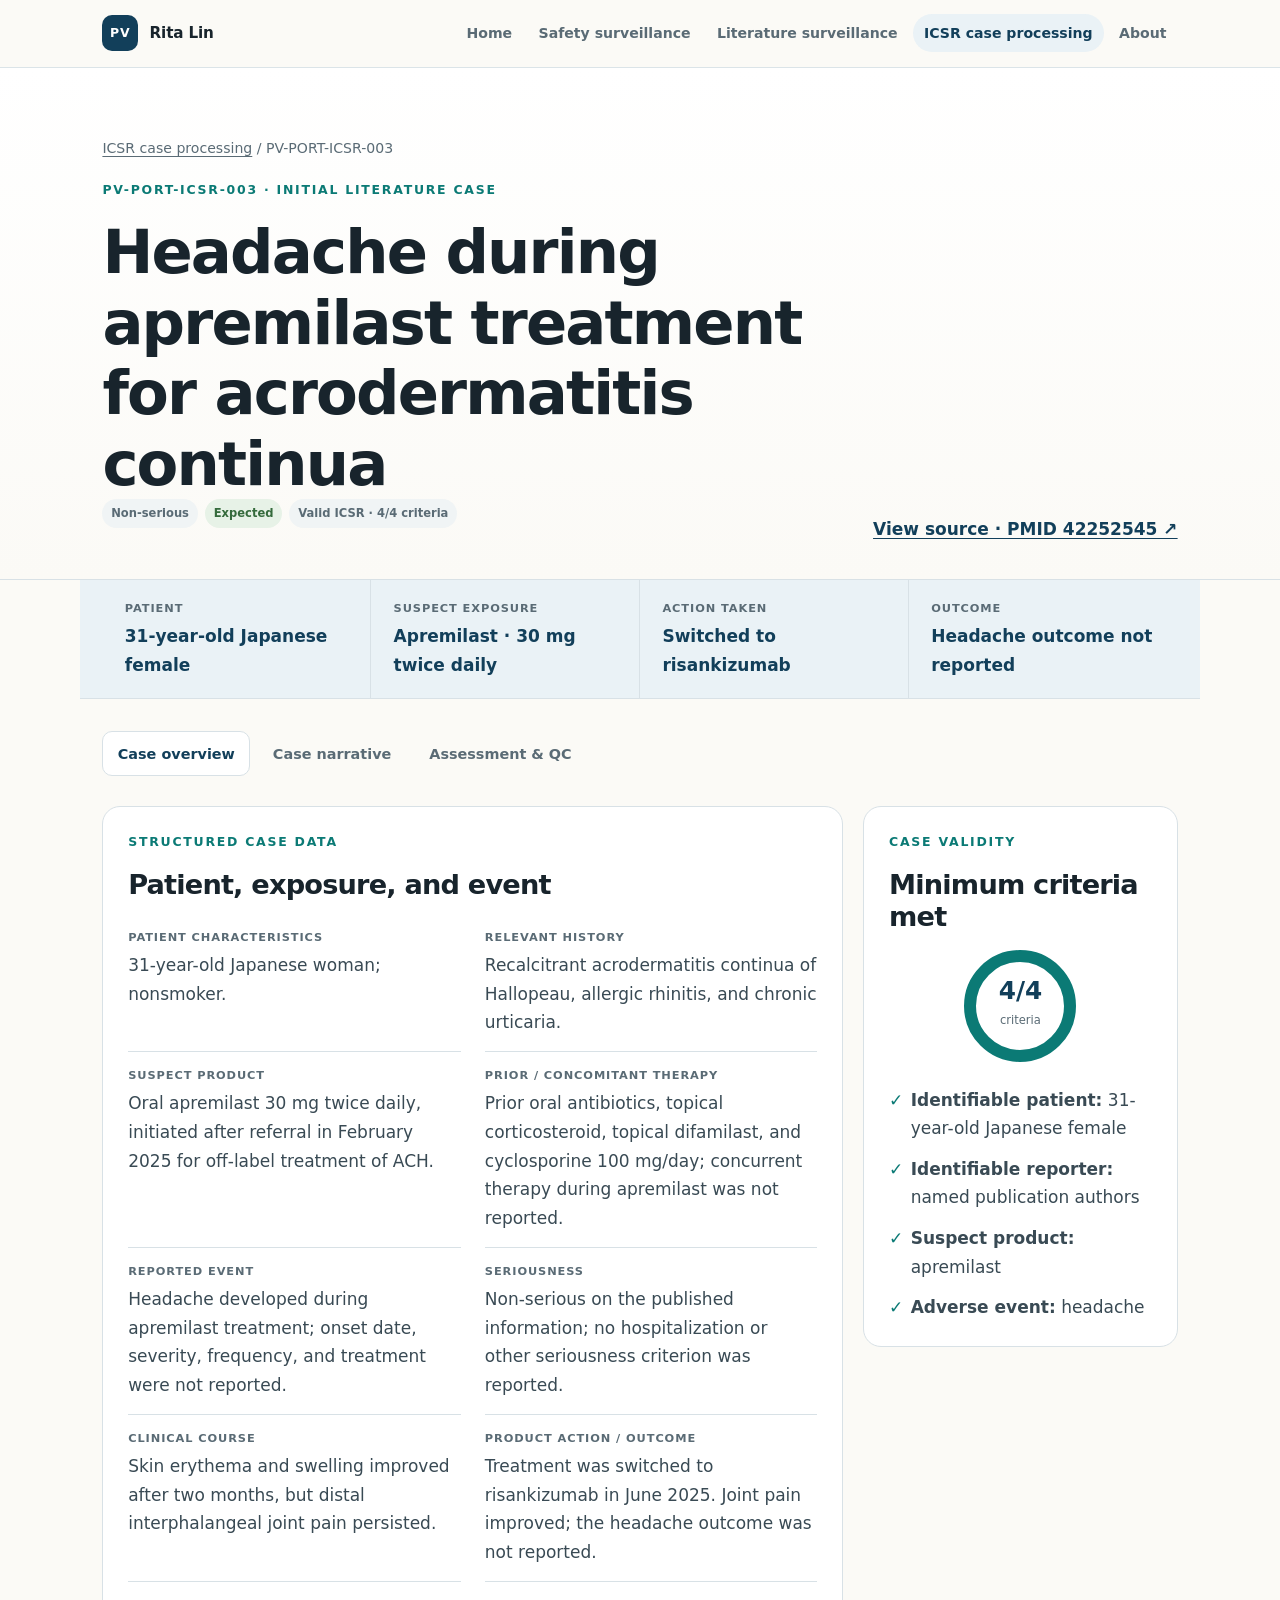
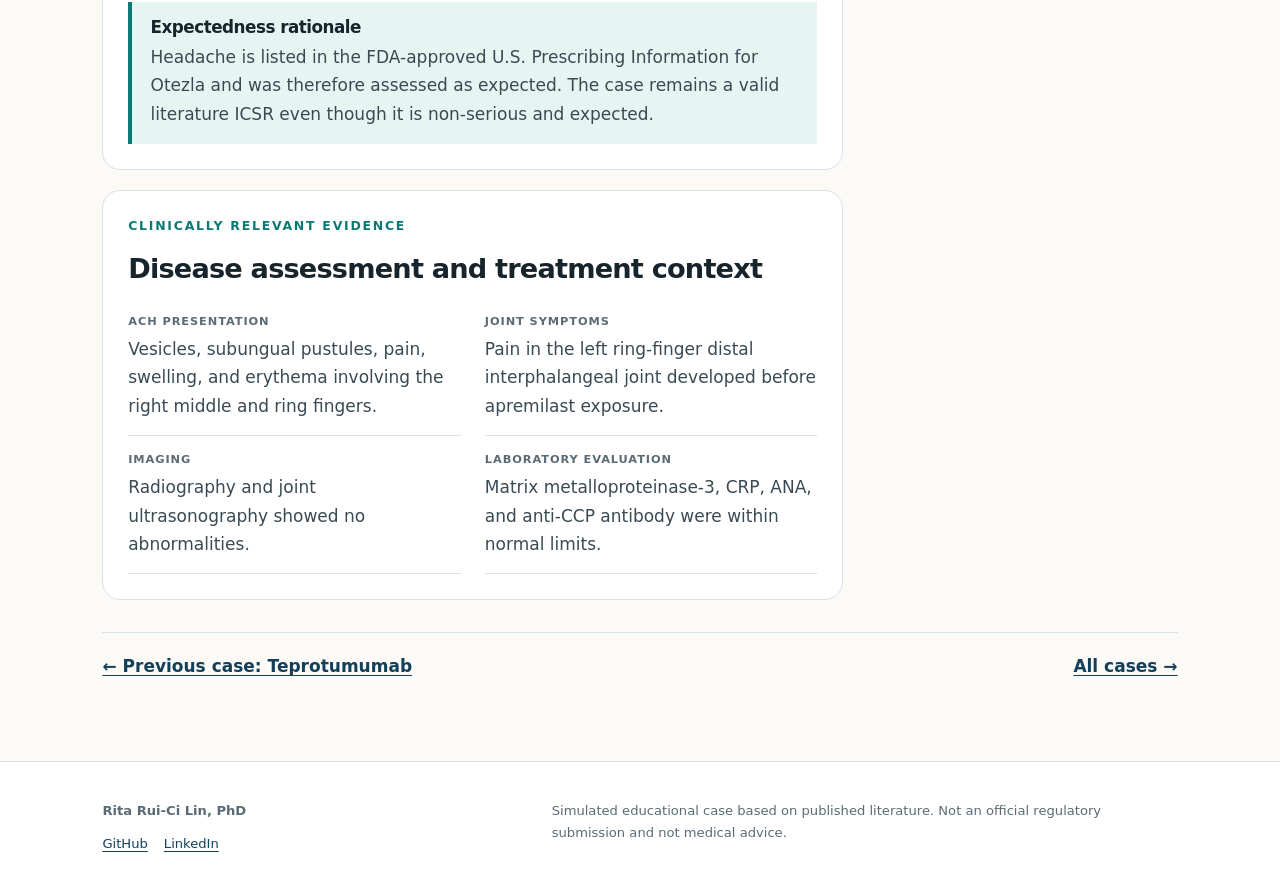
<file: cases/icsr-003-apremilast.html>
<!DOCTYPE html>
<html lang="en">
<head>
  <meta charset="utf-8">
  <meta name="viewport" content="width=device-width, initial-scale=1">
  <meta name="description" content="Simulated non-serious expected literature ICSR for headache during apremilast treatment.">
  <title>Apremilast Literature ICSR | Rita Lin</title>
  <link rel="icon" href="../favicon.svg" type="image/svg+xml">
  <link rel="stylesheet" href="../styles.css">
  <link rel="stylesheet" href="../icsr.css">
</head>
<body>
  <a class="skip-link" href="#main">Skip to content</a>
  <header class="site-header"><nav class="nav-shell" aria-label="Primary navigation"><a class="brand" href="../index.html"><span class="brand-mark">PV</span><span>Rita Lin</span></a><ul class="nav-links"><li><a href="../index.html">Home</a></li><li><a href="../safety-surveillance.html">Safety surveillance</a></li><li><a href="../literature-surveillance.html">Literature surveillance</a></li><li><a href="../icsr-case-processing.html" aria-current="page">ICSR case processing</a></li><li><a href="../about.html">About</a></li></ul></nav></header>

  <main id="main">
    <section class="icsr-case-hero">
      <div class="shell">
        <p class="breadcrumbs"><a href="../icsr-case-processing.html">ICSR case processing</a> / PV-PORT-ICSR-003</p>
        <div class="icsr-case-heading">
          <div><p class="eyebrow">PV-PORT-ICSR-003 · Initial literature case</p><h1>Headache during apremilast treatment for acrodermatitis continua</h1><div class="icsr-chips"><span class="icsr-chip">Non-serious</span><span class="icsr-chip expected">Expected</span><span class="icsr-chip">Valid ICSR · 4/4 criteria</span></div></div>
          <a class="icsr-source-link" href="https://pubmed.ncbi.nlm.nih.gov/42252545/">View source · PMID 42252545 ↗</a>
        </div>
      </div>
    </section>

    <div class="icsr-summary shell" aria-label="Case summary">
      <div class="icsr-summary-item"><span class="icsr-summary-label">Patient</span><span class="icsr-summary-value">31-year-old Japanese female</span></div>
      <div class="icsr-summary-item"><span class="icsr-summary-label">Suspect exposure</span><span class="icsr-summary-value">Apremilast · 30 mg twice daily</span></div>
      <div class="icsr-summary-item"><span class="icsr-summary-label">Action taken</span><span class="icsr-summary-value">Switched to risankizumab</span></div>
      <div class="icsr-summary-item"><span class="icsr-summary-label">Outcome</span><span class="icsr-summary-value">Headache outcome not reported</span></div>
    </div>

    <div class="shell icsr-case-shell">
      <div class="icsr-tabs" role="tablist" aria-label="Case sections" data-icsr-tabs>
        <button class="icsr-tab" id="overview-tab" type="button" role="tab" aria-controls="case-overview" aria-selected="true">Case overview</button>
        <button class="icsr-tab" id="narrative-tab" type="button" role="tab" aria-controls="case-narrative" aria-selected="false">Case narrative</button>
        <button class="icsr-tab" id="assessment-tab" type="button" role="tab" aria-controls="case-assessment" aria-selected="false">Assessment &amp; QC</button>
      </div>

      <section class="icsr-panel" id="case-overview" role="tabpanel" aria-labelledby="overview-tab">
        <div class="icsr-overview">
          <div class="icsr-panel-stack">
            <section class="icsr-box">
              <p class="eyebrow">Structured case data</p><h2>Patient, exposure, and event</h2>
              <div class="icsr-detail-grid">
                <div class="icsr-detail"><span class="icsr-detail-label">Patient characteristics</span><span class="icsr-detail-value">31-year-old Japanese woman; nonsmoker.</span></div>
                <div class="icsr-detail"><span class="icsr-detail-label">Relevant history</span><span class="icsr-detail-value">Recalcitrant acrodermatitis continua of Hallopeau, allergic rhinitis, and chronic urticaria.</span></div>
                <div class="icsr-detail"><span class="icsr-detail-label">Suspect product</span><span class="icsr-detail-value">Oral apremilast 30 mg twice daily, initiated after referral in February 2025 for off-label treatment of ACH.</span></div>
                <div class="icsr-detail"><span class="icsr-detail-label">Prior / concomitant therapy</span><span class="icsr-detail-value">Prior oral antibiotics, topical corticosteroid, topical difamilast, and cyclosporine 100 mg/day; concurrent therapy during apremilast was not reported.</span></div>
                <div class="icsr-detail"><span class="icsr-detail-label">Reported event</span><span class="icsr-detail-value">Headache developed during apremilast treatment; onset date, severity, frequency, and treatment were not reported.</span></div>
                <div class="icsr-detail"><span class="icsr-detail-label">Seriousness</span><span class="icsr-detail-value">Non-serious on the published information; no hospitalization or other seriousness criterion was reported.</span></div>
                <div class="icsr-detail"><span class="icsr-detail-label">Clinical course</span><span class="icsr-detail-value">Skin erythema and swelling improved after two months, but distal interphalangeal joint pain persisted.</span></div>
                <div class="icsr-detail"><span class="icsr-detail-label">Product action / outcome</span><span class="icsr-detail-value">Treatment was switched to risankizumab in June 2025. Joint pain improved; the headache outcome was not reported.</span></div>
              </div>
              <div class="icsr-callout"><h3>Expectedness rationale</h3><p>Headache is listed in the FDA-approved U.S. Prescribing Information for Otezla and was therefore assessed as expected. The case remains a valid literature ICSR even though it is non-serious and expected.</p></div>
            </section>
            <section class="icsr-box">
              <p class="eyebrow">Clinically relevant evidence</p><h2>Disease assessment and treatment context</h2>
              <div class="icsr-detail-grid">
                <div class="icsr-detail"><span class="icsr-detail-label">ACH presentation</span><span class="icsr-detail-value">Vesicles, subungual pustules, pain, swelling, and erythema involving the right middle and ring fingers.</span></div>
                <div class="icsr-detail"><span class="icsr-detail-label">Joint symptoms</span><span class="icsr-detail-value">Pain in the left ring-finger distal interphalangeal joint developed before apremilast exposure.</span></div>
                <div class="icsr-detail"><span class="icsr-detail-label">Imaging</span><span class="icsr-detail-value">Radiography and joint ultrasonography showed no abnormalities.</span></div>
                <div class="icsr-detail"><span class="icsr-detail-label">Laboratory evaluation</span><span class="icsr-detail-value">Matrix metalloproteinase-3, CRP, ANA, and anti-CCP antibody were within normal limits.</span></div>
              </div>
            </section>
          </div>
          <aside class="icsr-box">
            <p class="eyebrow">Case validity</p><h2>Minimum criteria met</h2>
            <div class="icsr-validity" aria-label="Four of four minimum ICSR criteria met"><div><strong>4/4</strong><span>criteria</span></div></div>
            <ul class="icsr-check-list"><li><strong>Identifiable patient:</strong> 31-year-old Japanese female</li><li><strong>Identifiable reporter:</strong> named publication authors</li><li><strong>Suspect product:</strong> apremilast</li><li><strong>Adverse event:</strong> headache</li></ul>
          </aside>
        </div>
      </section>

      <section class="icsr-panel" id="case-narrative" role="tabpanel" aria-labelledby="narrative-tab" hidden>
        <article class="icsr-narrative">
          <div class="icsr-narrative-meta"><span>Initial literature report · Case 2</span><span>Uchida et al., 2026 · PMID 42252545</span></div>
          <p>A 31-year-old Japanese woman with allergic rhinitis, chronic urticaria, and recalcitrant acrodermatitis continua of Hallopeau was treated with apremilast. In February 2024, she had developed spontaneous swelling and erythema of the nail matrix involving the right middle and ring fingers, with vesicles, subungual pustules, and pain. By November 2024, pain had also developed in the distal interphalangeal joint of the left ring finger. She had no history of smoking.</p>
          <p>Before referral, the condition remained refractory to oral antibiotics, topical corticosteroid, topical difamilast, and oral cyclosporine 100 mg/day. After referral in February 2025, radiography and joint ultrasonography showed no abnormalities, and matrix metalloproteinase-3, C-reactive protein, antinuclear antibody, and anti-cyclic citrullinated peptide antibody values were within normal limits. She was diagnosed with acrodermatitis continua and began oral apremilast 30 mg twice daily.</p>
          <p>After two months, the erythema and swelling improved significantly, while the distal interphalangeal joint pain persisted. During apremilast treatment, the patient developed headaches. The publication did not report the precise headache-onset date, severity, frequency, treatment, or associated findings. In June 2025, treatment was switched to risankizumab 150 mg at weeks 0 and 4 and then every 12 weeks. Joint pain subsequently improved; the outcome of the headache was not reported.</p>
          <p>The headache was assessed as non-serious and expected. A reasonable causal possibility was retained because it developed during treatment and contributed to the therapy change; however, alternative causes were not discussed. Dechallenge was not assessable because the post-switch headache outcome was not reported. Rechallenge was not performed.</p>
        </article>
      </section>

      <section class="icsr-panel" id="case-assessment" role="tabpanel" aria-labelledby="assessment-tab" hidden>
        <div class="icsr-assessment-grid">
          <section class="icsr-box"><p class="eyebrow">Medical assessment</p><h2>Documented reasoning</h2><div class="icsr-assessment-row"><strong>Seriousness</strong><span>Non-serious: no death, life-threatening event, hospitalization, disability, congenital anomaly, or other medically important criterion was reported.</span></div><div class="icsr-assessment-row"><strong>Expectedness</strong><span>Expected because headache is listed in the current FDA-approved U.S. Prescribing Information for Otezla.</span></div><div class="icsr-assessment-row"><strong>Reporter causality</strong><span>The authors reported headache during treatment and switched therapy. A reasonable possibility is retained, although detailed alternative causes were not discussed.</span></div><div class="icsr-assessment-row"><strong>Dechallenge</strong><span>Not assessable: the publication did not report whether headache resolved after apremilast was stopped.</span></div><div class="icsr-assessment-row"><strong>Rechallenge</strong><span>Not performed.</span></div><div class="icsr-assessment-row"><strong>Case disposition</strong><span>Valid non-serious expected initial literature ICSR; process and reconcile under applicable company and regional procedures.</span></div></section>
          <section class="icsr-box"><p class="eyebrow">Follow-up</p><h2>Open information requests</h2><ul class="icsr-followup-list"><li>Confirm the exact apremilast start and stop dates, titration, trade name, and lot number.</li><li>Obtain headache onset date, frequency, severity, duration, associated symptoms, and treatment.</li><li>Clarify whether headache resolved after the switch to risankizumab and the time to recovery.</li><li>Obtain concomitant medications used during treatment and relevant alternative etiologies.</li><li>Confirm the treating clinician’s event-causality assessment.</li><li>Perform duplicate search and distinguish the newly reported patient from historical cases summarized in the review.</li></ul></section>
          <section class="icsr-box"><p class="eyebrow">QC checkpoints</p><h2>Source-to-case reconciliation</h2><ul class="icsr-check-list"><li>Off-label ACH use captured separately from the adverse event.</li><li>Pre-existing joint pain not coded as a treatment-emergent event.</li><li>Skin and joint improvement not used as the headache outcome.</li><li>Earlier cases in the literature review treated as secondary sources and potential duplicates.</li></ul></section>
          <section class="icsr-box"><p class="eyebrow">Reference framework</p><h2>Assessment basis</h2><p><strong>Jurisdiction:</strong> United States / FDA.</p><p><strong>Expectedness reference:</strong> current FDA-approved U.S. Prescribing Information available at review.</p><p><strong>Reporting framework:</strong> ICH E2D(R1), supplemented by applicable FDA postmarketing requirements.</p></section>
        </div>
      </section>

      <nav class="icsr-case-footer-nav" aria-label="Case navigation"><a href="icsr-002-teprotumumab.html">← Previous case: Teprotumumab</a><a href="../icsr-case-processing.html">All cases →</a></nav>
    </div>
  </main>

  <footer class="site-footer"><div class="footer-shell"><div><strong>Rita Rui-Ci Lin, PhD</strong><div class="footer-links"><a href="https://github.com/rita850720">GitHub</a><a href="https://www.linkedin.com/in/ruici-lin">LinkedIn</a></div></div><p>Simulated educational case based on published literature. Not an official regulatory submission and not medical advice.</p></div></footer>
  <script src="../icsr.js"></script>
</body>
</html>
</file>
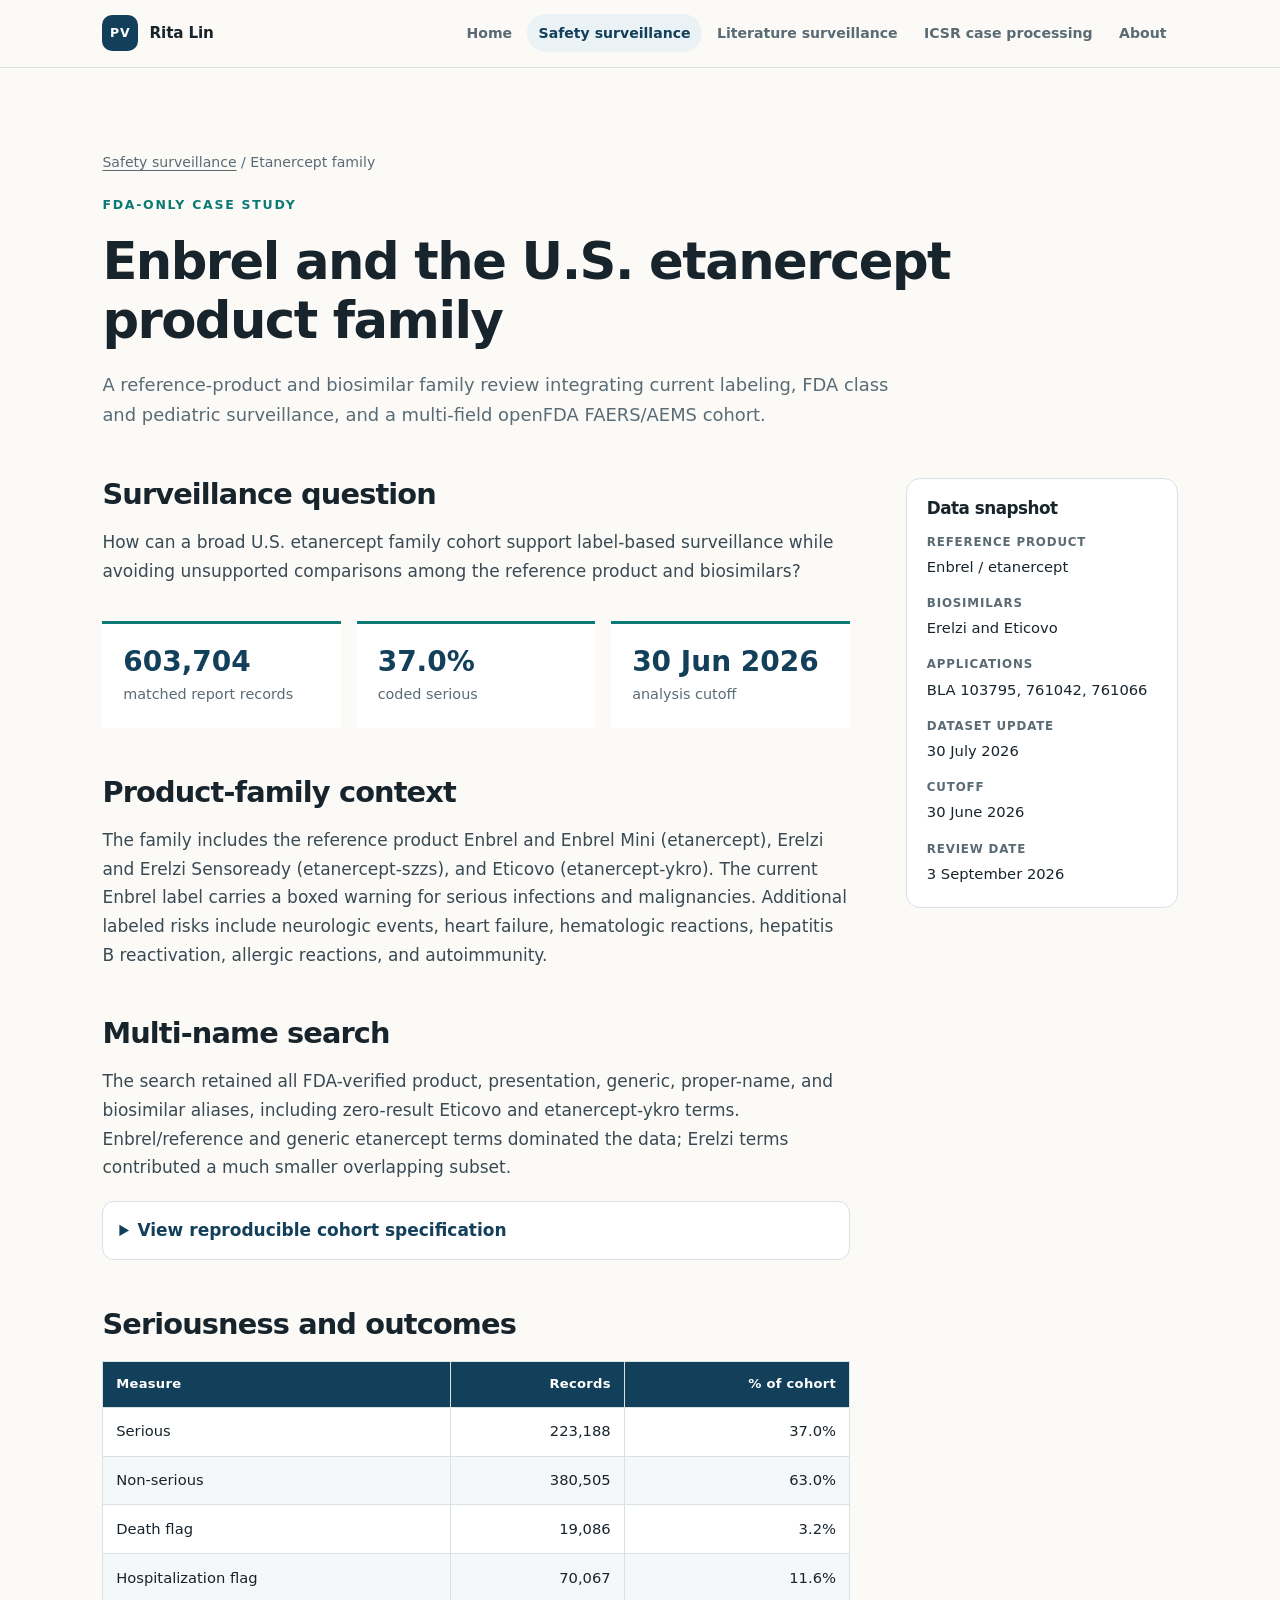
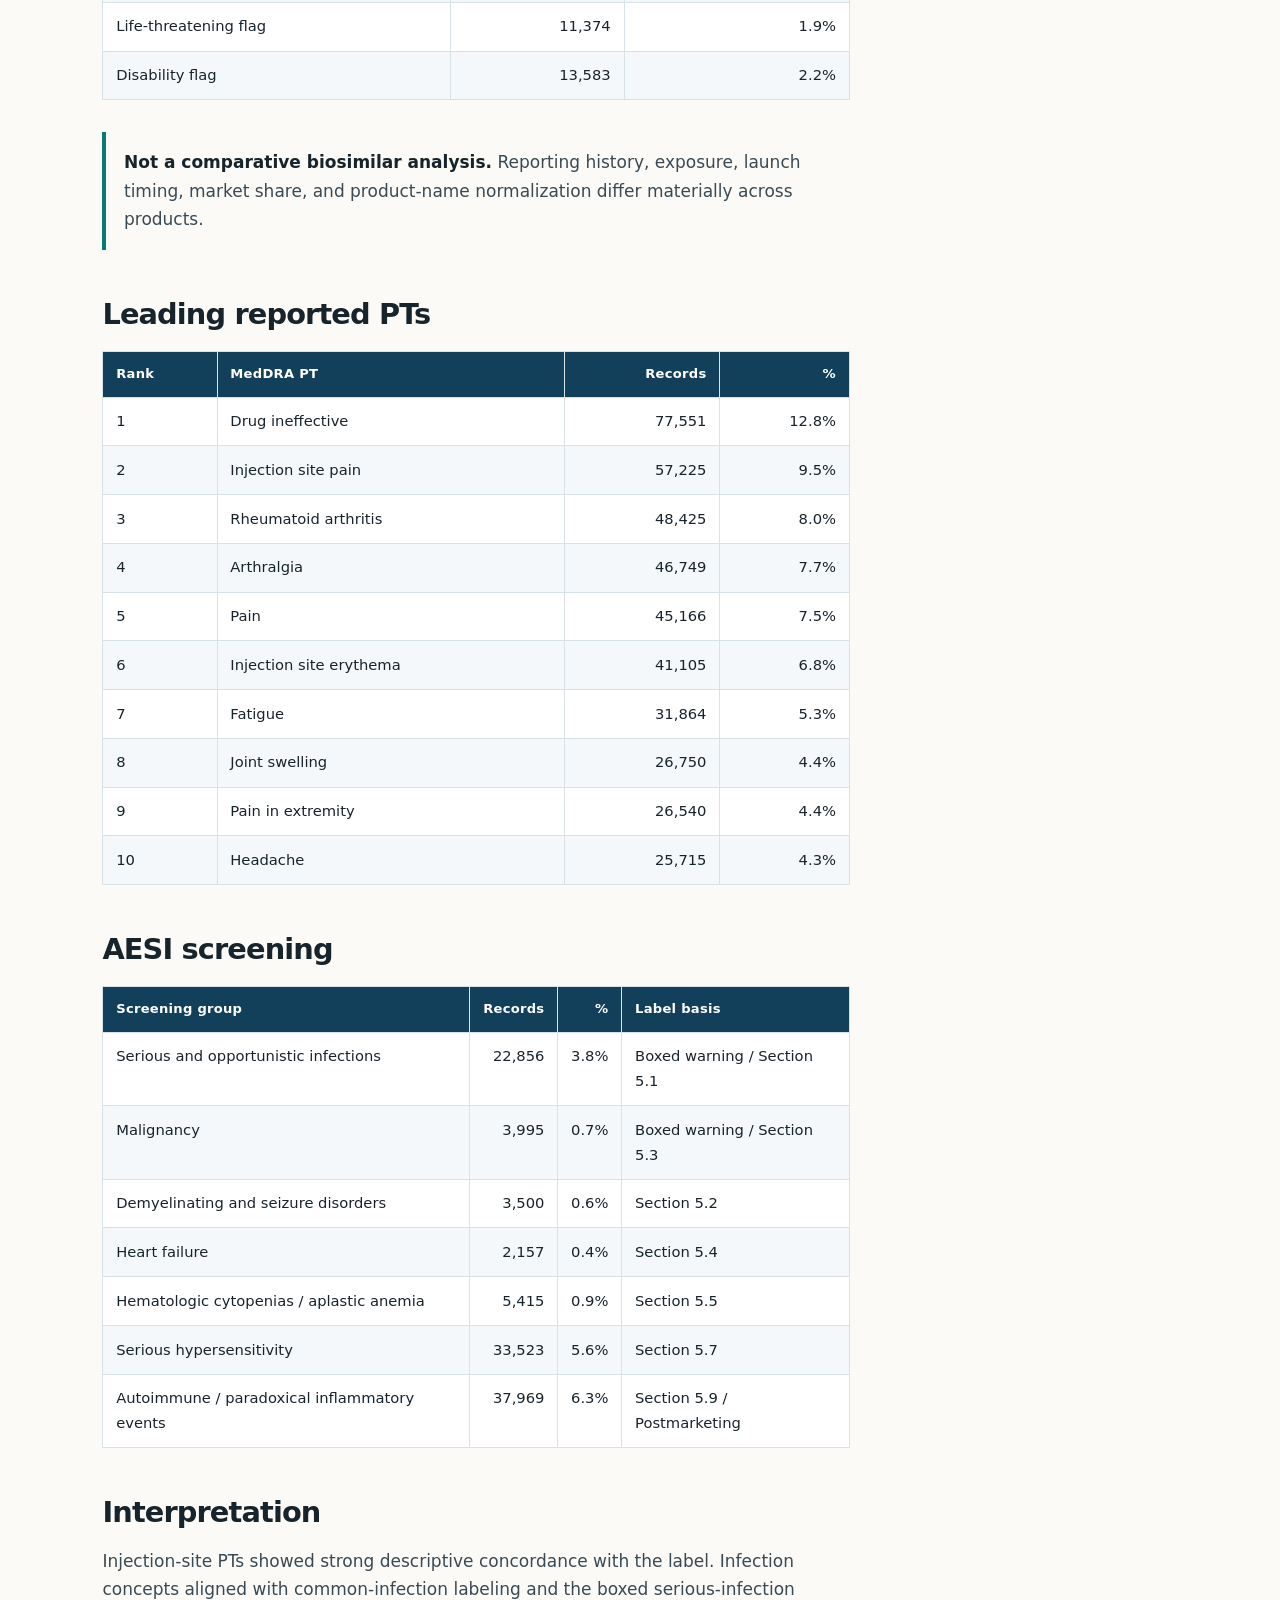
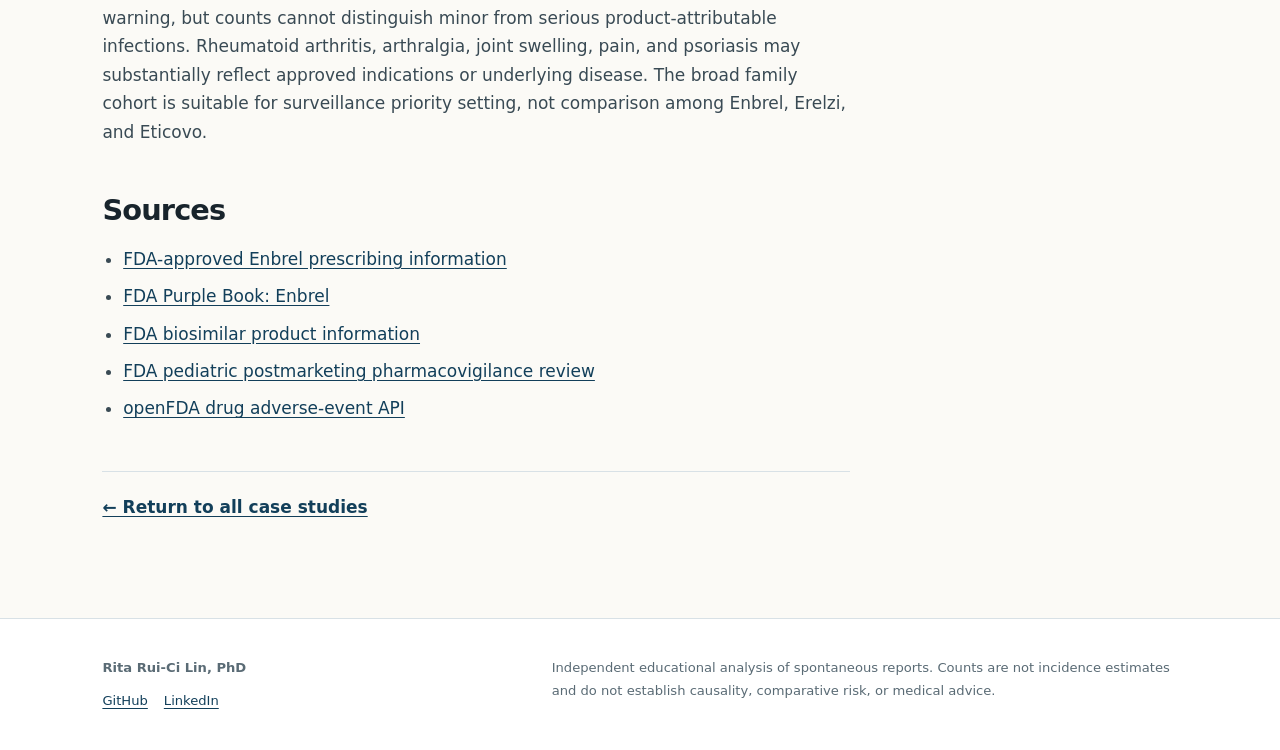
<file: projects/enbrel.html>
<!DOCTYPE html>
<html lang="en"><head><meta charset="utf-8"><meta name="viewport" content="width=device-width, initial-scale=1"><meta name="description" content="Enbrel and U.S. etanercept product-family FDA and openFDA safety surveillance case study."><title>Etanercept Family Safety Surveillance | Rita Lin</title><link rel="icon" href="../favicon.svg" type="image/svg+xml"><link rel="stylesheet" href="../styles.css"></head>
<body>
<a class="skip-link" href="#main">Skip to content</a>
<header class="site-header"><nav class="nav-shell" aria-label="Primary navigation"><a class="brand" href="../index.html"><span class="brand-mark">PV</span><span>Rita Lin</span></a><ul class="nav-links"><li><a href="../index.html">Home</a></li><li><a href="../safety-surveillance.html" aria-current="page">Safety surveillance</a></li><li><a href="../literature-surveillance.html">Literature surveillance</a></li><li><a href="../icsr-case-processing.html">ICSR case processing</a></li><li><a href="../about.html">About</a></li></ul></nav></header>
<main id="main">
  <section class="page-hero"><div class="shell"><p class="breadcrumbs"><a href="../safety-surveillance.html">Safety surveillance</a> / Etanercept family</p><p class="eyebrow">FDA-only case study</p><h1>Enbrel and the U.S. etanercept product family</h1><p class="lede">A reference-product and biosimilar family review integrating current labeling, FDA class and pediatric surveillance, and a multi-field openFDA FAERS/AEMS cohort.</p></div></section>
  <div class="shell content-grid"><article class="prose">
    <h2>Surveillance question</h2><p>How can a broad U.S. etanercept family cohort support label-based surveillance while avoiding unsupported comparisons among the reference product and biosimilars?</p>
    <div class="metric-row"><div class="metric"><strong>603,704</strong><span>matched report records</span></div><div class="metric"><strong>37.0%</strong><span>coded serious</span></div><div class="metric"><strong>30 Jun 2026</strong><span>analysis cutoff</span></div></div>
    <h2>Product-family context</h2><p>The family includes the reference product Enbrel and Enbrel Mini (etanercept), Erelzi and Erelzi Sensoready (etanercept-szzs), and Eticovo (etanercept-ykro). The current Enbrel label carries a boxed warning for serious infections and malignancies. Additional labeled risks include neurologic events, heart failure, hematologic reactions, hepatitis B reactivation, allergic reactions, and autoimmunity.</p>
    <h2>Multi-name search</h2><p>The search retained all FDA-verified product, presentation, generic, proper-name, and biosimilar aliases, including zero-result Eticovo and etanercept-ykro terms. Enbrel/reference and generic etanercept terms dominated the data; Erelzi terms contributed a much smaller overlapping subset.</p>
    <details><summary>View reproducible cohort specification</summary><pre><code>((patient.drug.medicinalproduct.exact:"ENBREL" OR
 patient.drug.medicinalproduct.exact:"ENBREL MINI" OR
 patient.drug.medicinalproduct.exact:"ENBREL SURECLICK" OR
 patient.drug.medicinalproduct.exact:"ETANERCEPT" OR
 patient.drug.medicinalproduct.exact:"ERELZI" OR
 patient.drug.medicinalproduct.exact:"ERELZI SENSOREADY" OR
 patient.drug.medicinalproduct.exact:"ETANERCEPT-SZZS" OR
 patient.drug.medicinalproduct.exact:"ETICOVO" OR
 patient.drug.medicinalproduct.exact:"ETANERCEPT-YKRO" OR
 patient.drug.activesubstance.activesubstancename.exact:"ETANERCEPT" OR
 patient.drug.activesubstance.activesubstancename.exact:"ETANERCEPT-SZZS" OR
 patient.drug.activesubstance.activesubstancename.exact:"ETANERCEPT-YKRO" OR
 patient.drug.openfda.generic_name.exact:"ETANERCEPT" OR
 patient.drug.openfda.generic_name.exact:"ETANERCEPT-SZZS" OR
 patient.drug.openfda.generic_name.exact:"ETANERCEPT-YKRO" OR
 patient.drug.openfda.brand_name.exact:"ENBREL" OR
 patient.drug.openfda.brand_name.exact:"ENBREL MINI" OR
 patient.drug.openfda.brand_name.exact:"ERELZI" OR
 patient.drug.openfda.brand_name.exact:"ERELZI SENSOREADY" OR
 patient.drug.openfda.brand_name.exact:"ETICOVO"))
AND receivedate:[20040101 TO 20260630]</code></pre></details>
    <h2>Seriousness and outcomes</h2>
    <div class="table-wrap"><table><thead><tr><th>Measure</th><th class="num">Records</th><th class="num">% of cohort</th></tr></thead><tbody><tr><td>Serious</td><td class="num">223,188</td><td class="num">37.0%</td></tr><tr><td>Non-serious</td><td class="num">380,505</td><td class="num">63.0%</td></tr><tr><td>Death flag</td><td class="num">19,086</td><td class="num">3.2%</td></tr><tr><td>Hospitalization flag</td><td class="num">70,067</td><td class="num">11.6%</td></tr><tr><td>Life-threatening flag</td><td class="num">11,374</td><td class="num">1.9%</td></tr><tr><td>Disability flag</td><td class="num">13,583</td><td class="num">2.2%</td></tr></tbody></table></div>
    <p class="note"><strong>Not a comparative biosimilar analysis.</strong> Reporting history, exposure, launch timing, market share, and product-name normalization differ materially across products.</p>
    <h2>Leading reported PTs</h2>
    <div class="table-wrap"><table><thead><tr><th>Rank</th><th>MedDRA PT</th><th class="num">Records</th><th class="num">%</th></tr></thead><tbody><tr><td>1</td><td>Drug ineffective</td><td class="num">77,551</td><td class="num">12.8%</td></tr><tr><td>2</td><td>Injection site pain</td><td class="num">57,225</td><td class="num">9.5%</td></tr><tr><td>3</td><td>Rheumatoid arthritis</td><td class="num">48,425</td><td class="num">8.0%</td></tr><tr><td>4</td><td>Arthralgia</td><td class="num">46,749</td><td class="num">7.7%</td></tr><tr><td>5</td><td>Pain</td><td class="num">45,166</td><td class="num">7.5%</td></tr><tr><td>6</td><td>Injection site erythema</td><td class="num">41,105</td><td class="num">6.8%</td></tr><tr><td>7</td><td>Fatigue</td><td class="num">31,864</td><td class="num">5.3%</td></tr><tr><td>8</td><td>Joint swelling</td><td class="num">26,750</td><td class="num">4.4%</td></tr><tr><td>9</td><td>Pain in extremity</td><td class="num">26,540</td><td class="num">4.4%</td></tr><tr><td>10</td><td>Headache</td><td class="num">25,715</td><td class="num">4.3%</td></tr></tbody></table></div>
    <h2>AESI screening</h2>
    <div class="table-wrap"><table><thead><tr><th>Screening group</th><th class="num">Records</th><th class="num">%</th><th>Label basis</th></tr></thead><tbody><tr><td>Serious and opportunistic infections</td><td class="num">22,856</td><td class="num">3.8%</td><td>Boxed warning / Section 5.1</td></tr><tr><td>Malignancy</td><td class="num">3,995</td><td class="num">0.7%</td><td>Boxed warning / Section 5.3</td></tr><tr><td>Demyelinating and seizure disorders</td><td class="num">3,500</td><td class="num">0.6%</td><td>Section 5.2</td></tr><tr><td>Heart failure</td><td class="num">2,157</td><td class="num">0.4%</td><td>Section 5.4</td></tr><tr><td>Hematologic cytopenias / aplastic anemia</td><td class="num">5,415</td><td class="num">0.9%</td><td>Section 5.5</td></tr><tr><td>Serious hypersensitivity</td><td class="num">33,523</td><td class="num">5.6%</td><td>Section 5.7</td></tr><tr><td>Autoimmune / paradoxical inflammatory events</td><td class="num">37,969</td><td class="num">6.3%</td><td>Section 5.9 / Postmarketing</td></tr></tbody></table></div>
    <h2>Interpretation</h2><p>Injection-site PTs showed strong descriptive concordance with the label. Infection concepts aligned with common-infection labeling and the boxed serious-infection warning, but counts cannot distinguish minor from serious product-attributable infections. Rheumatoid arthritis, arthralgia, joint swelling, pain, and psoriasis may substantially reflect approved indications or underlying disease. The broad family cohort is suitable for surveillance priority setting, not comparison among Enbrel, Erelzi, and Eticovo.</p>
    <h2>Sources</h2><ul class="source-list"><li><a href="https://www.accessdata.fda.gov/drugsatfda_docs/label/2026/103795s5605lbl.pdf">FDA-approved Enbrel prescribing information</a></li><li><a href="https://purplebooksearch.fda.gov/index.cfm?blaNo=103795&amp;event=productdetails">FDA Purple Book: Enbrel</a></li><li><a href="https://www.fda.gov/drugs/biosimilars/biosimilar-product-information">FDA biosimilar product information</a></li><li><a href="https://www.fda.gov/media/189536/download">FDA pediatric postmarketing pharmacovigilance review</a></li><li><a href="https://open.fda.gov/apis/drug/event/">openFDA drug adverse-event API</a></li></ul>
    <p class="next-project"><a href="../safety-surveillance.html">← Return to all case studies</a></p>
  </article><aside class="sidebar"><h2>Data snapshot</h2><dl><dt>Reference product</dt><dd>Enbrel / etanercept</dd><dt>Biosimilars</dt><dd>Erelzi and Eticovo</dd><dt>Applications</dt><dd>BLA 103795, 761042, 761066</dd><dt>Dataset update</dt><dd>30 July 2026</dd><dt>Cutoff</dt><dd>30 June 2026</dd><dt>Review date</dt><dd>3 September 2026</dd></dl></aside></div>
</main>
<footer class="site-footer"><div class="footer-shell"><div><strong>Rita Rui-Ci Lin, PhD</strong><div class="footer-links"><a href="https://github.com/rita850720">GitHub</a><a href="https://www.linkedin.com/in/ruici-lin">LinkedIn</a></div></div><p>Independent educational analysis of spontaneous reports. Counts are not incidence estimates and do not establish causality, comparative risk, or medical advice.</p></div></footer>

</body></html>
</file>
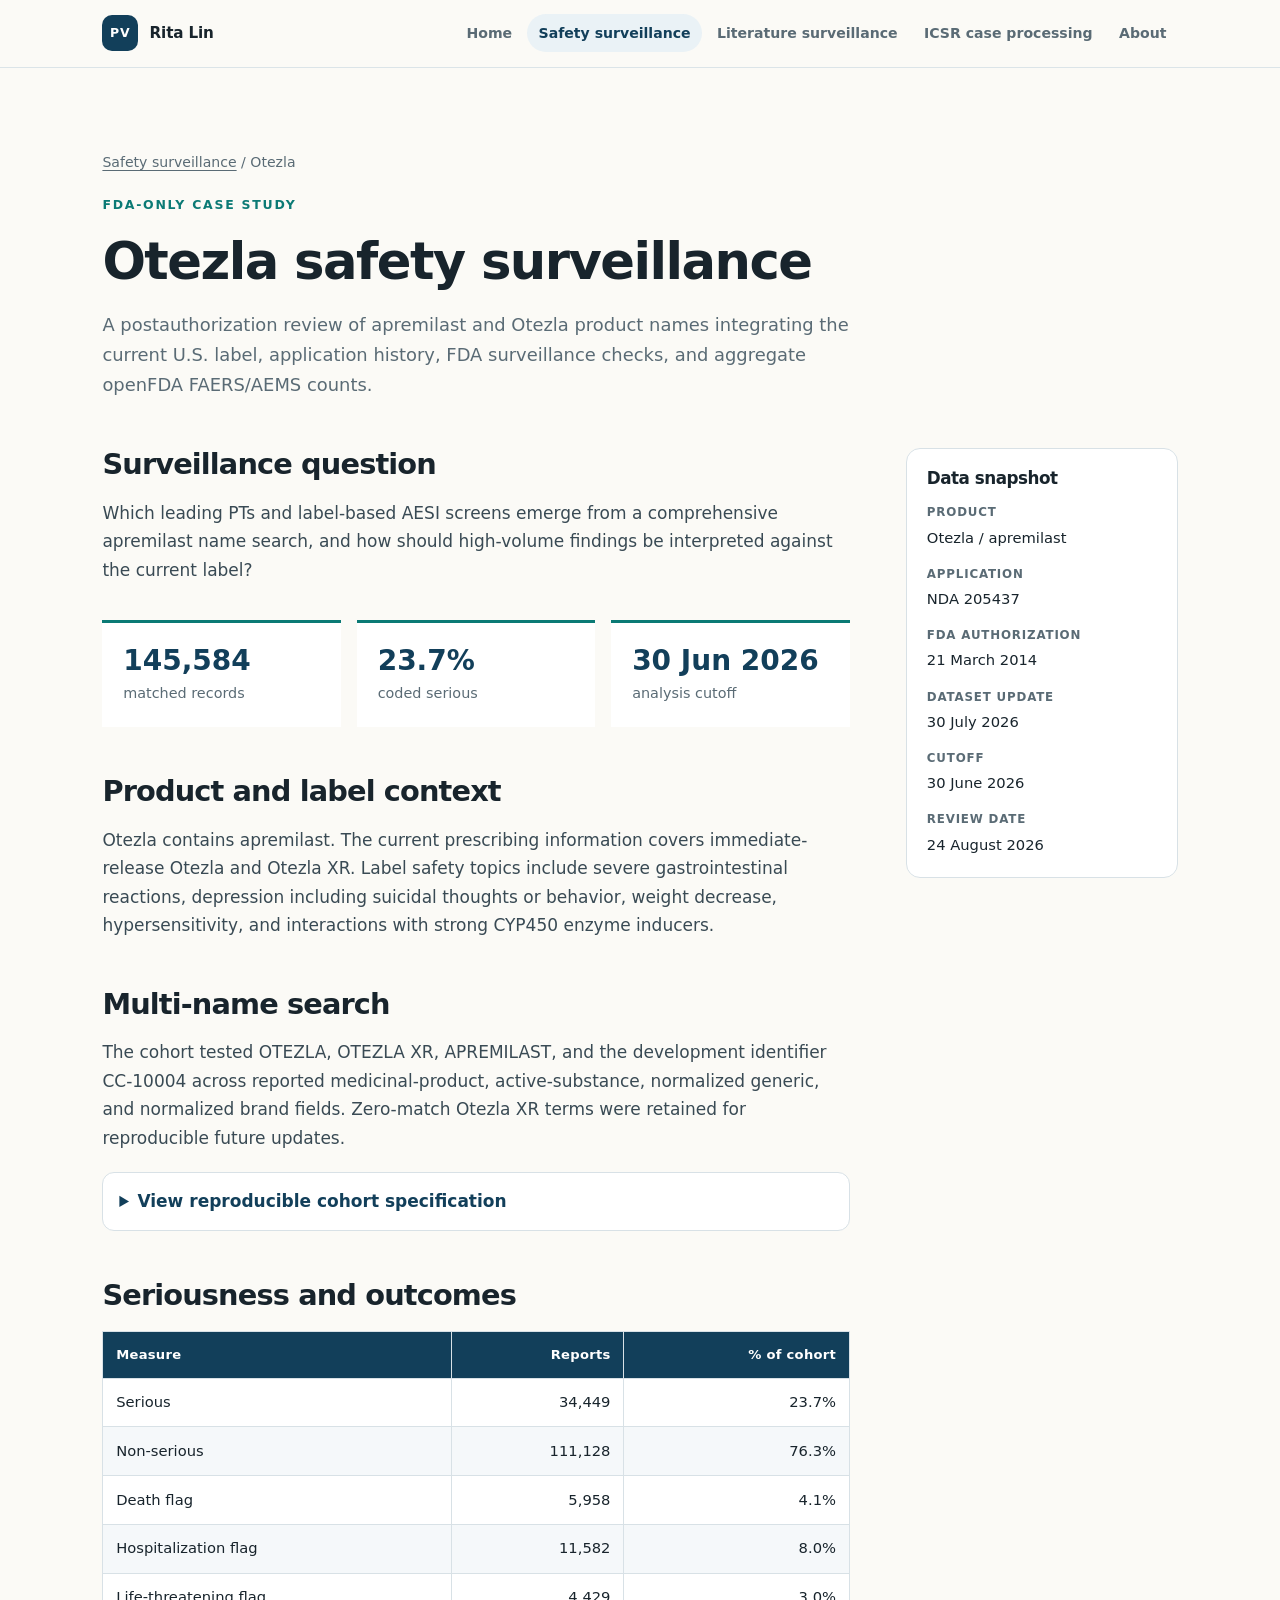
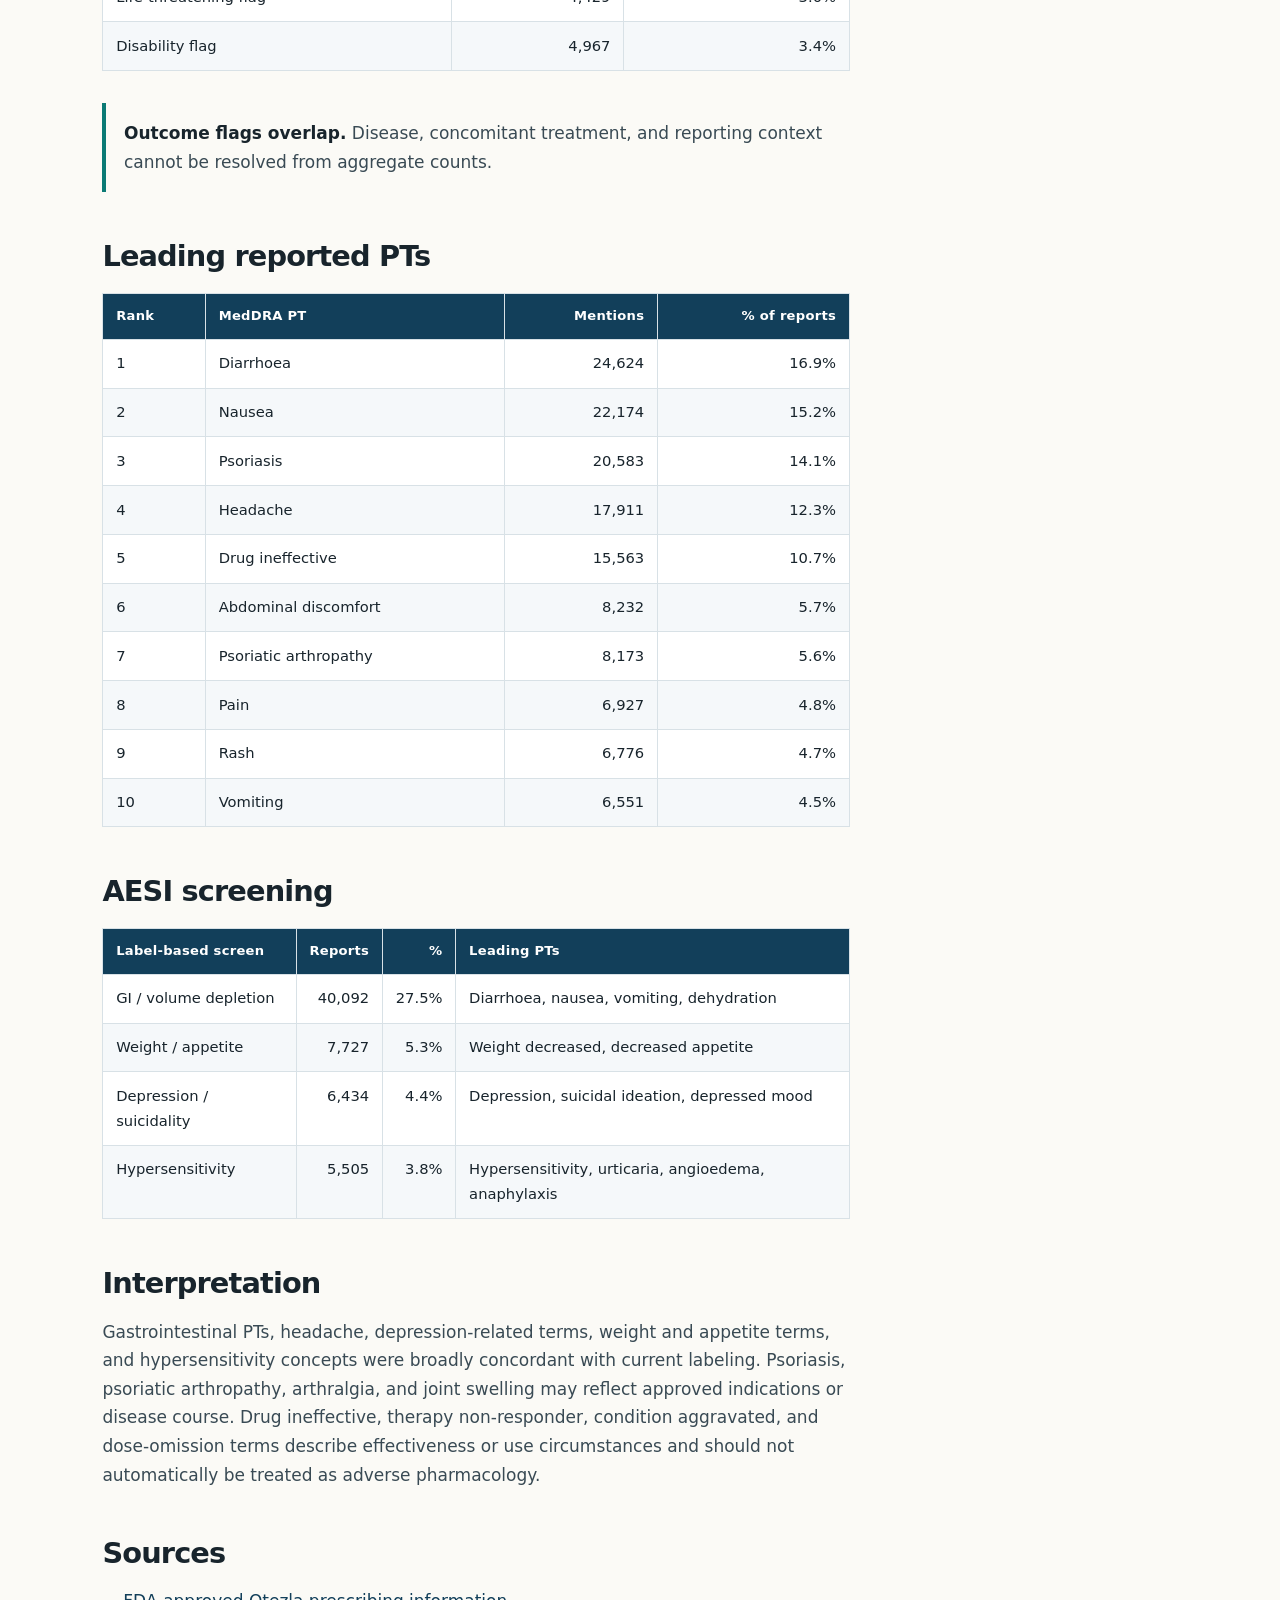
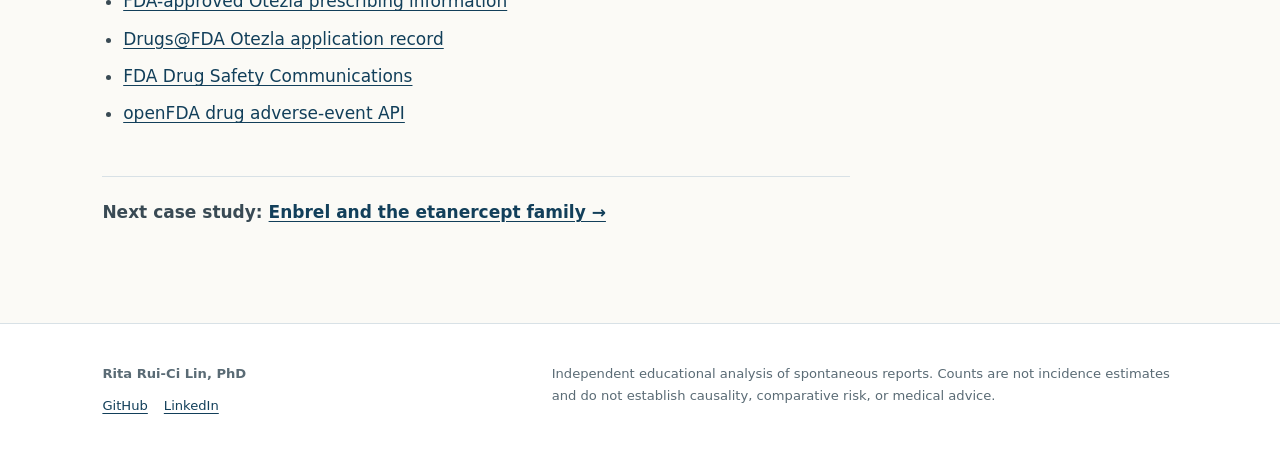
<file: projects/otezla.html>
<!DOCTYPE html>
<html lang="en"><head><meta charset="utf-8"><meta name="viewport" content="width=device-width, initial-scale=1"><meta name="description" content="Otezla FDA label and openFDA FAERS/AEMS safety surveillance case study."><title>Otezla Safety Surveillance | Rita Lin</title><link rel="icon" href="../favicon.svg" type="image/svg+xml"><link rel="stylesheet" href="../styles.css"></head>
<body>
<a class="skip-link" href="#main">Skip to content</a>
<header class="site-header"><nav class="nav-shell" aria-label="Primary navigation"><a class="brand" href="../index.html"><span class="brand-mark">PV</span><span>Rita Lin</span></a><ul class="nav-links"><li><a href="../index.html">Home</a></li><li><a href="../safety-surveillance.html" aria-current="page">Safety surveillance</a></li><li><a href="../literature-surveillance.html">Literature surveillance</a></li><li><a href="../icsr-case-processing.html">ICSR case processing</a></li><li><a href="../about.html">About</a></li></ul></nav></header>
<main id="main">
  <section class="page-hero"><div class="shell"><p class="breadcrumbs"><a href="../safety-surveillance.html">Safety surveillance</a> / Otezla</p><p class="eyebrow">FDA-only case study</p><h1>Otezla safety surveillance</h1><p class="lede">A postauthorization review of apremilast and Otezla product names integrating the current U.S. label, application history, FDA surveillance checks, and aggregate openFDA FAERS/AEMS counts.</p></div></section>
  <div class="shell content-grid"><article class="prose">
    <h2>Surveillance question</h2><p>Which leading PTs and label-based AESI screens emerge from a comprehensive apremilast name search, and how should high-volume findings be interpreted against the current label?</p>
    <div class="metric-row"><div class="metric"><strong>145,584</strong><span>matched records</span></div><div class="metric"><strong>23.7%</strong><span>coded serious</span></div><div class="metric"><strong>30 Jun 2026</strong><span>analysis cutoff</span></div></div>
    <h2>Product and label context</h2><p>Otezla contains apremilast. The current prescribing information covers immediate-release Otezla and Otezla XR. Label safety topics include severe gastrointestinal reactions, depression including suicidal thoughts or behavior, weight decrease, hypersensitivity, and interactions with strong CYP450 enzyme inducers.</p>
    <h2>Multi-name search</h2><p>The cohort tested OTEZLA, OTEZLA XR, APREMILAST, and the development identifier CC-10004 across reported medicinal-product, active-substance, normalized generic, and normalized brand fields. Zero-match Otezla XR terms were retained for reproducible future updates.</p>
    <details><summary>View reproducible cohort specification</summary><pre><code>(patient.drug.medicinalproduct.exact:"OTEZLA" OR
 patient.drug.medicinalproduct.exact:"OTEZLA XR" OR
 patient.drug.medicinalproduct.exact:"APREMILAST" OR
 patient.drug.medicinalproduct.exact:"CC-10004" OR
 patient.drug.activesubstance.activesubstancename.exact:"APREMILAST" OR
 patient.drug.openfda.generic_name.exact:"APREMILAST" OR
 patient.drug.openfda.brand_name.exact:"OTEZLA")
AND receivedate:[20140321 TO 20260630]</code></pre></details>
    <h2>Seriousness and outcomes</h2>
    <div class="table-wrap"><table><thead><tr><th>Measure</th><th class="num">Reports</th><th class="num">% of cohort</th></tr></thead><tbody><tr><td>Serious</td><td class="num">34,449</td><td class="num">23.7%</td></tr><tr><td>Non-serious</td><td class="num">111,128</td><td class="num">76.3%</td></tr><tr><td>Death flag</td><td class="num">5,958</td><td class="num">4.1%</td></tr><tr><td>Hospitalization flag</td><td class="num">11,582</td><td class="num">8.0%</td></tr><tr><td>Life-threatening flag</td><td class="num">4,429</td><td class="num">3.0%</td></tr><tr><td>Disability flag</td><td class="num">4,967</td><td class="num">3.4%</td></tr></tbody></table></div>
    <p class="note"><strong>Outcome flags overlap.</strong> Disease, concomitant treatment, and reporting context cannot be resolved from aggregate counts.</p>
    <h2>Leading reported PTs</h2>
    <div class="table-wrap"><table><thead><tr><th>Rank</th><th>MedDRA PT</th><th class="num">Mentions</th><th class="num">% of reports</th></tr></thead><tbody><tr><td>1</td><td>Diarrhoea</td><td class="num">24,624</td><td class="num">16.9%</td></tr><tr><td>2</td><td>Nausea</td><td class="num">22,174</td><td class="num">15.2%</td></tr><tr><td>3</td><td>Psoriasis</td><td class="num">20,583</td><td class="num">14.1%</td></tr><tr><td>4</td><td>Headache</td><td class="num">17,911</td><td class="num">12.3%</td></tr><tr><td>5</td><td>Drug ineffective</td><td class="num">15,563</td><td class="num">10.7%</td></tr><tr><td>6</td><td>Abdominal discomfort</td><td class="num">8,232</td><td class="num">5.7%</td></tr><tr><td>7</td><td>Psoriatic arthropathy</td><td class="num">8,173</td><td class="num">5.6%</td></tr><tr><td>8</td><td>Pain</td><td class="num">6,927</td><td class="num">4.8%</td></tr><tr><td>9</td><td>Rash</td><td class="num">6,776</td><td class="num">4.7%</td></tr><tr><td>10</td><td>Vomiting</td><td class="num">6,551</td><td class="num">4.5%</td></tr></tbody></table></div>
    <h2>AESI screening</h2>
    <div class="table-wrap"><table><thead><tr><th>Label-based screen</th><th class="num">Reports</th><th class="num">%</th><th>Leading PTs</th></tr></thead><tbody><tr><td>GI / volume depletion</td><td class="num">40,092</td><td class="num">27.5%</td><td>Diarrhoea, nausea, vomiting, dehydration</td></tr><tr><td>Weight / appetite</td><td class="num">7,727</td><td class="num">5.3%</td><td>Weight decreased, decreased appetite</td></tr><tr><td>Depression / suicidality</td><td class="num">6,434</td><td class="num">4.4%</td><td>Depression, suicidal ideation, depressed mood</td></tr><tr><td>Hypersensitivity</td><td class="num">5,505</td><td class="num">3.8%</td><td>Hypersensitivity, urticaria, angioedema, anaphylaxis</td></tr></tbody></table></div>
    <h2>Interpretation</h2><p>Gastrointestinal PTs, headache, depression-related terms, weight and appetite terms, and hypersensitivity concepts were broadly concordant with current labeling. Psoriasis, psoriatic arthropathy, arthralgia, and joint swelling may reflect approved indications or disease course. Drug ineffective, therapy non-responder, condition aggravated, and dose-omission terms describe effectiveness or use circumstances and should not automatically be treated as adverse pharmacology.</p>
    <h2>Sources</h2><ul class="source-list"><li><a href="https://www.accessdata.fda.gov/drugsatfda_docs/label/2025/205437s016lbl.pdf">FDA-approved Otezla prescribing information</a></li><li><a href="https://api.fda.gov/drug/drugsfda.json?search=application_number%3ANDA205437&amp;limit=1">Drugs@FDA Otezla application record</a></li><li><a href="https://www.fda.gov/drugs/drug-safety-and-availability/drug-safety-communications">FDA Drug Safety Communications</a></li><li><a href="https://open.fda.gov/apis/drug/event/">openFDA drug adverse-event API</a></li></ul>
    <p class="next-project">Next case study: <a href="enbrel.html">Enbrel and the etanercept family →</a></p>
  </article><aside class="sidebar"><h2>Data snapshot</h2><dl><dt>Product</dt><dd>Otezla / apremilast</dd><dt>Application</dt><dd>NDA 205437</dd><dt>FDA authorization</dt><dd>21 March 2014</dd><dt>Dataset update</dt><dd>30 July 2026</dd><dt>Cutoff</dt><dd>30 June 2026</dd><dt>Review date</dt><dd>24 August 2026</dd></dl></aside></div>
</main>
<footer class="site-footer"><div class="footer-shell"><div><strong>Rita Rui-Ci Lin, PhD</strong><div class="footer-links"><a href="https://github.com/rita850720">GitHub</a><a href="https://www.linkedin.com/in/ruici-lin">LinkedIn</a></div></div><p>Independent educational analysis of spontaneous reports. Counts are not incidence estimates and do not establish causality, comparative risk, or medical advice.</p></div></footer>

</body></html>
</file>
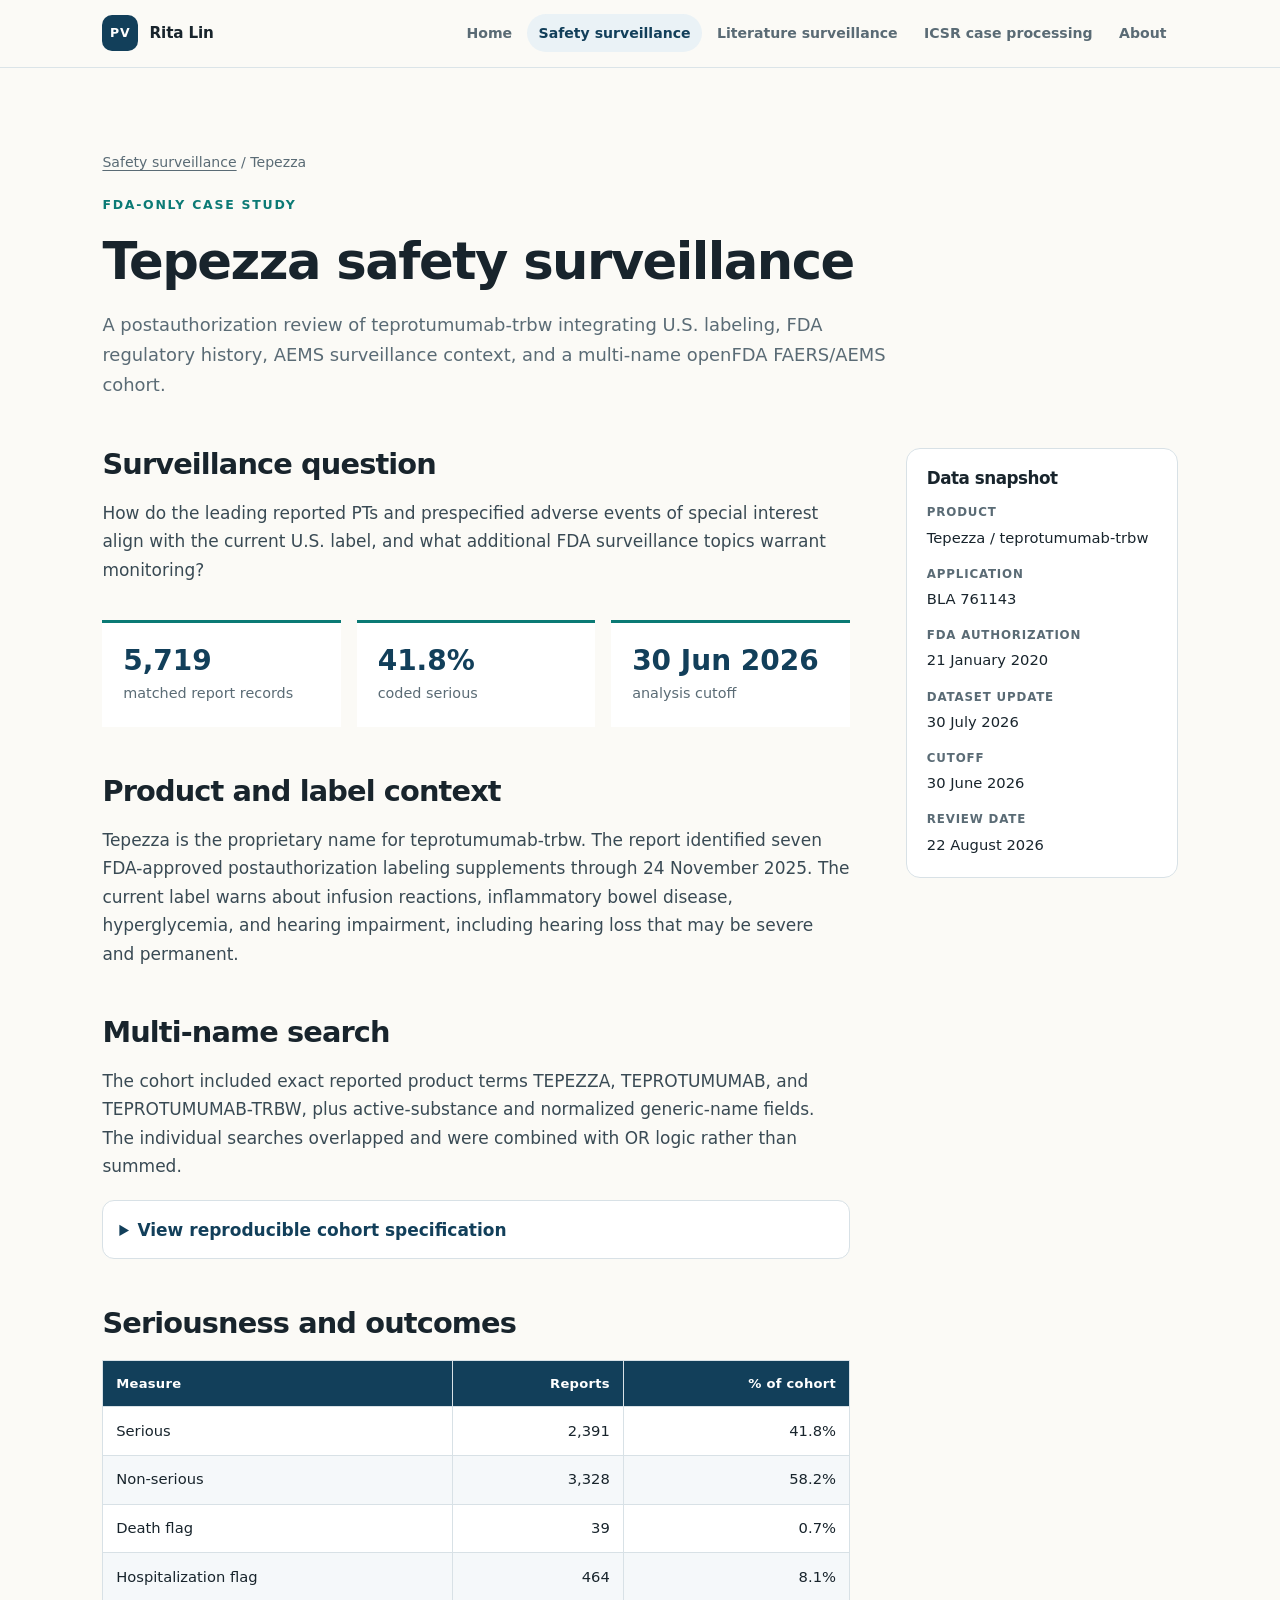
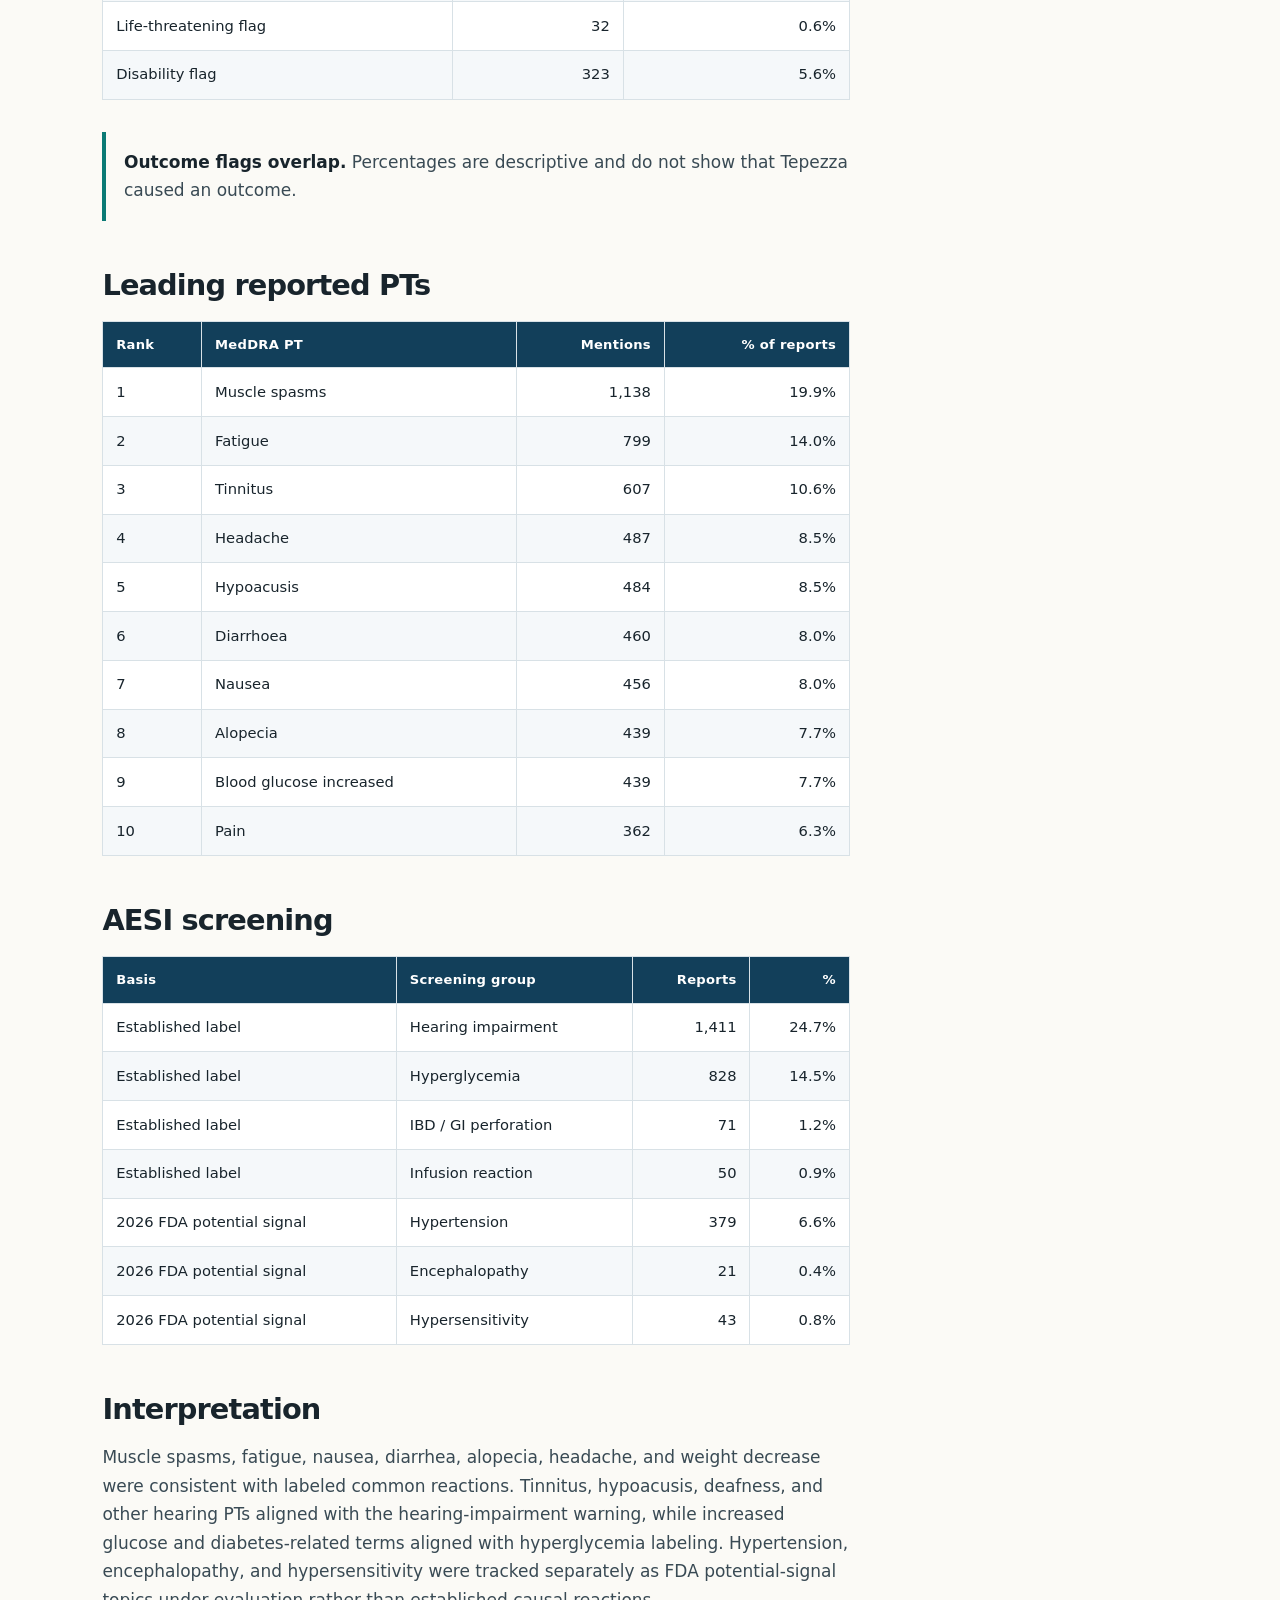
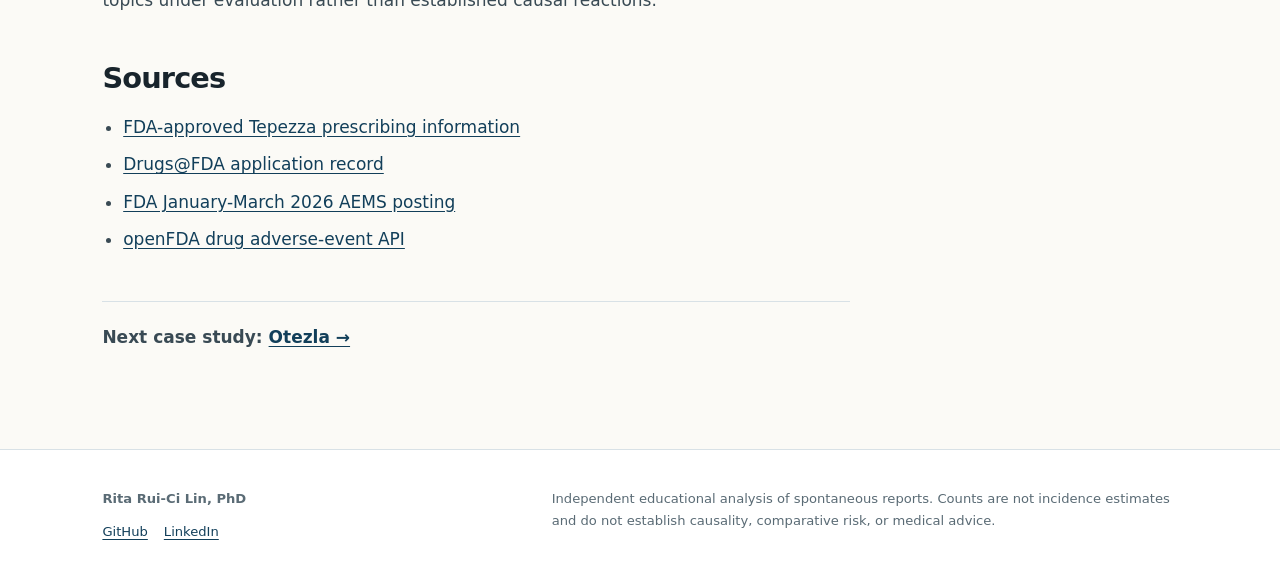
<file: projects/tepezza.html>
<!DOCTYPE html>
<html lang="en"><head><meta charset="utf-8"><meta name="viewport" content="width=device-width, initial-scale=1"><meta name="description" content="Tepezza FDA label and openFDA FAERS/AEMS safety surveillance case study."><title>Tepezza Safety Surveillance | Rita Lin</title><link rel="icon" href="../favicon.svg" type="image/svg+xml"><link rel="stylesheet" href="../styles.css"></head>
<body>
<a class="skip-link" href="#main">Skip to content</a>
<header class="site-header"><nav class="nav-shell" aria-label="Primary navigation"><a class="brand" href="../index.html"><span class="brand-mark">PV</span><span>Rita Lin</span></a><ul class="nav-links"><li><a href="../index.html">Home</a></li><li><a href="../safety-surveillance.html" aria-current="page">Safety surveillance</a></li><li><a href="../literature-surveillance.html">Literature surveillance</a></li><li><a href="../icsr-case-processing.html">ICSR case processing</a></li><li><a href="../about.html">About</a></li></ul></nav></header>
<main id="main">
  <section class="page-hero"><div class="shell"><p class="breadcrumbs"><a href="../safety-surveillance.html">Safety surveillance</a> / Tepezza</p><p class="eyebrow">FDA-only case study</p><h1>Tepezza safety surveillance</h1><p class="lede">A postauthorization review of teprotumumab-trbw integrating U.S. labeling, FDA regulatory history, AEMS surveillance context, and a multi-name openFDA FAERS/AEMS cohort.</p></div></section>
  <div class="shell content-grid"><article class="prose">
    <h2>Surveillance question</h2><p>How do the leading reported PTs and prespecified adverse events of special interest align with the current U.S. label, and what additional FDA surveillance topics warrant monitoring?</p>
    <div class="metric-row"><div class="metric"><strong>5,719</strong><span>matched report records</span></div><div class="metric"><strong>41.8%</strong><span>coded serious</span></div><div class="metric"><strong>30 Jun 2026</strong><span>analysis cutoff</span></div></div>
    <h2>Product and label context</h2><p>Tepezza is the proprietary name for teprotumumab-trbw. The report identified seven FDA-approved postauthorization labeling supplements through 24 November 2025. The current label warns about infusion reactions, inflammatory bowel disease, hyperglycemia, and hearing impairment, including hearing loss that may be severe and permanent.</p>
    <h2>Multi-name search</h2><p>The cohort included exact reported product terms TEPEZZA, TEPROTUMUMAB, and TEPROTUMUMAB-TRBW, plus active-substance and normalized generic-name fields. The individual searches overlapped and were combined with OR logic rather than summed.</p>
    <details><summary>View reproducible cohort specification</summary><pre><code>(patient.drug.medicinalproduct.exact:"TEPEZZA" OR
 patient.drug.medicinalproduct.exact:"TEPROTUMUMAB" OR
 patient.drug.medicinalproduct.exact:"TEPROTUMUMAB-TRBW" OR
 patient.drug.activesubstance.activesubstancename.exact:"TEPROTUMUMAB-TRBW" OR
 patient.drug.openfda.generic_name.exact:"TEPROTUMUMAB")
AND receivedate:[20200121 TO 20260630]</code></pre></details>
    <h2>Seriousness and outcomes</h2>
    <div class="table-wrap"><table><thead><tr><th>Measure</th><th class="num">Reports</th><th class="num">% of cohort</th></tr></thead><tbody><tr><td>Serious</td><td class="num">2,391</td><td class="num">41.8%</td></tr><tr><td>Non-serious</td><td class="num">3,328</td><td class="num">58.2%</td></tr><tr><td>Death flag</td><td class="num">39</td><td class="num">0.7%</td></tr><tr><td>Hospitalization flag</td><td class="num">464</td><td class="num">8.1%</td></tr><tr><td>Life-threatening flag</td><td class="num">32</td><td class="num">0.6%</td></tr><tr><td>Disability flag</td><td class="num">323</td><td class="num">5.6%</td></tr></tbody></table></div>
    <p class="note"><strong>Outcome flags overlap.</strong> Percentages are descriptive and do not show that Tepezza caused an outcome.</p>
    <h2>Leading reported PTs</h2>
    <div class="table-wrap"><table><thead><tr><th>Rank</th><th>MedDRA PT</th><th class="num">Mentions</th><th class="num">% of reports</th></tr></thead><tbody><tr><td>1</td><td>Muscle spasms</td><td class="num">1,138</td><td class="num">19.9%</td></tr><tr><td>2</td><td>Fatigue</td><td class="num">799</td><td class="num">14.0%</td></tr><tr><td>3</td><td>Tinnitus</td><td class="num">607</td><td class="num">10.6%</td></tr><tr><td>4</td><td>Headache</td><td class="num">487</td><td class="num">8.5%</td></tr><tr><td>5</td><td>Hypoacusis</td><td class="num">484</td><td class="num">8.5%</td></tr><tr><td>6</td><td>Diarrhoea</td><td class="num">460</td><td class="num">8.0%</td></tr><tr><td>7</td><td>Nausea</td><td class="num">456</td><td class="num">8.0%</td></tr><tr><td>8</td><td>Alopecia</td><td class="num">439</td><td class="num">7.7%</td></tr><tr><td>9</td><td>Blood glucose increased</td><td class="num">439</td><td class="num">7.7%</td></tr><tr><td>10</td><td>Pain</td><td class="num">362</td><td class="num">6.3%</td></tr></tbody></table></div>
    <h2>AESI screening</h2>
    <div class="table-wrap"><table><thead><tr><th>Basis</th><th>Screening group</th><th class="num">Reports</th><th class="num">%</th></tr></thead><tbody><tr><td>Established label</td><td>Hearing impairment</td><td class="num">1,411</td><td class="num">24.7%</td></tr><tr><td>Established label</td><td>Hyperglycemia</td><td class="num">828</td><td class="num">14.5%</td></tr><tr><td>Established label</td><td>IBD / GI perforation</td><td class="num">71</td><td class="num">1.2%</td></tr><tr><td>Established label</td><td>Infusion reaction</td><td class="num">50</td><td class="num">0.9%</td></tr><tr><td>2026 FDA potential signal</td><td>Hypertension</td><td class="num">379</td><td class="num">6.6%</td></tr><tr><td>2026 FDA potential signal</td><td>Encephalopathy</td><td class="num">21</td><td class="num">0.4%</td></tr><tr><td>2026 FDA potential signal</td><td>Hypersensitivity</td><td class="num">43</td><td class="num">0.8%</td></tr></tbody></table></div>
    <h2>Interpretation</h2><p>Muscle spasms, fatigue, nausea, diarrhea, alopecia, headache, and weight decrease were consistent with labeled common reactions. Tinnitus, hypoacusis, deafness, and other hearing PTs aligned with the hearing-impairment warning, while increased glucose and diabetes-related terms aligned with hyperglycemia labeling. Hypertension, encephalopathy, and hypersensitivity were tracked separately as FDA potential-signal topics under evaluation rather than established causal reactions.</p>
    <h2>Sources</h2><ul class="source-list"><li><a href="https://www.accessdata.fda.gov/drugsatfda_docs/label/2025/761143s032lbl.pdf">FDA-approved Tepezza prescribing information</a></li><li><a href="https://api.fda.gov/drug/drugsfda.json?search=application_number%3ABLA761143&amp;limit=1">Drugs@FDA application record</a></li><li><a href="https://www.fda.gov/drugs/fda-adverse-event-monitoring-system-aems/january-march-2026-new-safety-information-or-potential-signals-serious-risks-identified-fda-adverse">FDA January-March 2026 AEMS posting</a></li><li><a href="https://open.fda.gov/apis/drug/event/">openFDA drug adverse-event API</a></li></ul>
    <p class="next-project">Next case study: <a href="otezla.html">Otezla →</a></p>
  </article><aside class="sidebar"><h2>Data snapshot</h2><dl><dt>Product</dt><dd>Tepezza / teprotumumab-trbw</dd><dt>Application</dt><dd>BLA 761143</dd><dt>FDA authorization</dt><dd>21 January 2020</dd><dt>Dataset update</dt><dd>30 July 2026</dd><dt>Cutoff</dt><dd>30 June 2026</dd><dt>Review date</dt><dd>22 August 2026</dd></dl></aside></div>
</main>
<footer class="site-footer"><div class="footer-shell"><div><strong>Rita Rui-Ci Lin, PhD</strong><div class="footer-links"><a href="https://github.com/rita850720">GitHub</a><a href="https://www.linkedin.com/in/ruici-lin">LinkedIn</a></div></div><p>Independent educational analysis of spontaneous reports. Counts are not incidence estimates and do not establish causality, comparative risk, or medical advice.</p></div></footer>

</body></html>
</file>
<file: styles.css>
:root { --ink: #18242c; --muted: #5a6b75; --navy: #123f5a; --teal: #0b7a75; --blue-soft: #eaf2f6; --teal-soft: #e7f5f2; --cream: #fbfaf6; --line: #d8e1e6; --white: #ffffff; --shadow: 0 18px 50px rgba(18, 63, 90, 0.09); --radius: 18px; --max: 1120px; } * { box-sizing: border-box; } html { scroll-behavior: smooth; } body { margin: 0; background: var(--cream); color: var(--ink); font-family: Inter, ui-sans-serif, system-ui, -apple-system, BlinkMacSystemFont, "Segoe UI", sans-serif; font-size: 17px; line-height: 1.68; } a { color: var(--navy); text-underline-offset: 3px; } a:hover { color: var(--teal); } .skip-link { position: absolute; left: -999px; top: 0; padding: .65rem 1rem; background: var(--ink); color: white; z-index: 20; } .skip-link:focus { left: 1rem; top: 1rem; } .site-header { position: sticky; top: 0; z-index: 10; border-bottom: 1px solid rgba(216, 225, 230, .9); background: rgba(251, 250, 246, .94); backdrop-filter: blur(14px); } .nav-shell { max-width: var(--max); margin: 0 auto; padding: .9rem 1.4rem; display: flex; align-items: center; justify-content: space-between; gap: 1rem; } .brand { display: inline-flex; align-items: center; gap: .7rem; color: var(--ink); font-size: .95rem; font-weight: 760; text-decoration: none; letter-spacing: -.01em; } .brand-mark { display: grid; place-items: center; width: 2.25rem; height: 2.25rem; border-radius: 10px; background: var(--navy); color: white; font-size: .78rem; letter-spacing: .08em; } .nav-links { display: flex; flex-wrap: wrap; justify-content: flex-end; gap: .25rem; list-style: none; margin: 0; padding: 0; } .nav-links a { display: block; padding: .45rem .7rem; border-radius: 999px; color: var(--muted); font-size: .88rem; font-weight: 650; text-decoration: none; } .nav-links a:hover, .nav-links a[aria-current="page"] { background: var(--blue-soft); color: var(--navy); } main { min-height: 70vh; } .shell { max-width: var(--max); margin: 0 auto; padding: 0 1.4rem; } .hero { padding: 7rem 0 5.5rem; background: radial-gradient(circle at 80% 20%, rgba(11, 122, 117, .11), transparent 32%), linear-gradient(180deg, #fff 0%, var(--cream) 100%); } .eyebrow { margin: 0 0 1rem; color: var(--teal); font-size: .78rem; font-weight: 800; letter-spacing: .14em; text-transform: uppercase; } h1, h2, h3 { color: var(--ink); line-height: 1.16; letter-spacing: -.03em; } h1 { max-width: 880px; margin: 0; font-size: clamp(2.55rem, 7vw, 5.4rem); font-weight: 780; } .hero-line { max-width: 780px; margin: 1.5rem 0 0; color: var(--navy); font-family: Georgia, "Times New Roman", serif; font-size: clamp(1.4rem, 2.7vw, 2rem); line-height: 1.35; } .hero-copy { max-width: 790px; margin: 1.5rem 0 0; color: var(--muted); font-size: 1.08rem; } .actions { display: flex; flex-wrap: wrap; gap: .8rem; margin-top: 2rem; } .button { display: inline-flex; align-items: center; justify-content: center; min-height: 46px; padding: .72rem 1.05rem; border: 1px solid var(--navy); border-radius: 10px; background: var(--navy); color: white; font-weight: 720; text-decoration: none; } .button:hover { background: var(--teal); border-color: var(--teal); color: white; } .button.secondary { background: transparent; color: var(--navy); } .button.secondary:hover { background: var(--blue-soft); } .section { padding: 5rem 0; } .section.tint { background: var(--blue-soft); } .section-head { display: grid; grid-template-columns: minmax(0, 1fr) minmax(280px, .75fr); gap: 2rem; align-items: end; margin-bottom: 2.2rem; } .section h2, .page-hero h1 { margin: 0; font-size: clamp(2rem, 4vw, 3.35rem); } .section-head p, .lede { margin: 0; color: var(--muted); } .cards { display: grid; grid-template-columns: repeat(3, minmax(0, 1fr)); gap: 1.2rem; } .card { display: flex; flex-direction: column; min-height: 100%; padding: 1.5rem; border: 1px solid var(--line); border-radius: var(--radius); background: white; box-shadow: var(--shadow); } .card .tag, .tag { align-self: flex-start; display: inline-flex; padding: .28rem .6rem; border-radius: 999px; background: var(--teal-soft); color: #08645f; font-size: .73rem; font-weight: 800; letter-spacing: .07em; text-transform: uppercase; } .card h3 { margin: 1rem 0 .55rem; font-size: 1.45rem; } .card p { margin: 0 0 1rem; color: var(--muted); } .card .card-link { margin-top: auto; font-weight: 760; } .metric-row { display: grid; grid-template-columns: repeat(3, minmax(0, 1fr)); gap: 1rem; margin: 2.25rem 0; } .metric { padding: 1.3rem; border-top: 3px solid var(--teal); background: white; } .metric strong { display: block; color: var(--navy); font-size: 1.75rem; line-height: 1.2; } .metric span { color: var(--muted); font-size: .9rem; } .principles { display: grid; grid-template-columns: repeat(2, minmax(0, 1fr)); gap: 1.2rem 2.2rem; } .principle { border-top: 1px solid var(--line); padding-top: 1.1rem; } .principle strong { display: block; margin-bottom: .35rem; color: var(--navy); } .principle p { margin: 0; color: var(--muted); } .page-hero { padding: 5.2rem 0 3rem; } .page-hero .lede { max-width: 790px; margin-top: 1.2rem; font-size: 1.12rem; } .breadcrumbs { margin: 0 0 1.25rem; color: var(--muted); font-size: .88rem; } .breadcrumbs a { color: var(--muted); } .content-grid { display: grid; grid-template-columns: minmax(0, 2.2fr) minmax(240px, .8fr); gap: 3.5rem; align-items: start; padding-bottom: 5rem; } .prose { min-width: 0; } .prose h2 { margin: 3rem 0 .85rem; font-size: 1.8rem; } .prose h2:first-child { margin-top: 0; } .prose h3 { margin: 2rem 0 .65rem; font-size: 1.2rem; } .prose p, .prose li { color: #394a54; } .prose ul, .prose ol { padding-left: 1.3rem; } .sidebar { position: sticky; top: 6rem; padding: 1.25rem; border: 1px solid var(--line); border-radius: 14px; background: white; } .sidebar h2 { margin: 0 0 .8rem; font-size: 1.05rem; } .sidebar dl { margin: 0; } .sidebar dt { margin-top: .9rem; color: var(--muted); font-size: .74rem; font-weight: 800; letter-spacing: .07em; text-transform: uppercase; } .sidebar dd { margin: .15rem 0 0; color: var(--ink); font-size: .92rem; } .table-wrap { overflow-x: auto; margin: 1.2rem 0 2rem; } table { width: 100%; border-collapse: collapse; background: white; font-size: .92rem; } th, td { padding: .72rem .8rem; border: 1px solid var(--line); text-align: left; vertical-align: top; } th { background: var(--navy); color: white; font-size: .82rem; letter-spacing: .02em; } tbody tr:nth-child(even) { background: #f5f8fa; } td.num, th.num { text-align: right; white-space: nowrap; } .note { margin: 1.5rem 0; padding: 1rem 0 1rem 1.1rem; border-left: 4px solid var(--teal); color: var(--muted); } .note strong { color: var(--ink); } .workflow { display: grid; grid-template-columns: repeat(4, minmax(0, 1fr)); gap: .7rem; margin: 1.5rem 0 2.5rem; counter-reset: step; } .workflow div { position: relative; padding: 1rem; border: 1px solid var(--line); border-radius: 12px; background: white; color: var(--navy); font-size: .9rem; font-weight: 720; } .workflow div::before { counter-increment: step; content: counter(step, decimal-leading-zero); display: block; margin-bottom: .45rem; color: var(--teal); font-size: .72rem; letter-spacing: .1em; } .source-list { padding-left: 1.2rem; } .source-list li { margin-bottom: .55rem; } details { margin: 1.2rem 0 2rem; border: 1px solid var(--line); border-radius: 12px; background: white; } summary { cursor: pointer; padding: .9rem 1rem; color: var(--navy); font-weight: 760; } pre { margin: 0; padding: 1rem; overflow-x: auto; border-top: 1px solid var(--line); background: #f4f7f8; color: #263740; font-size: .8rem; line-height: 1.5; white-space: pre-wrap; overflow-wrap: anywhere; } .next-project { margin-top: 3rem; padding-top: 1.3rem; border-top: 1px solid var(--line); font-weight: 720; } .site-footer { border-top: 1px solid var(--line); background: white; } .footer-shell { max-width: var(--max); margin: 0 auto; padding: 2.4rem 1.4rem; display: grid; grid-template-columns: 1fr 1.5fr; gap: 2rem; color: var(--muted); font-size: .82rem; } .footer-shell p { margin: 0; } .footer-links { display: flex; flex-wrap: wrap; gap: 1rem; margin-top: .65rem; } @media (max-width: 860px) { .nav-shell { align-items: flex-start; } .nav-links { max-width: 420px; } .hero { padding: 5rem 0 4rem; } .cards, .metric-row { grid-template-columns: 1fr; } .section-head, .content-grid, .footer-shell { grid-template-columns: 1fr; } .sidebar { position: static; order: -1; } .workflow { grid-template-columns: repeat(2, 1fr); } } @media (max-width: 620px) { body { font-size: 16px; } .nav-shell { display: block; } .nav-links { justify-content: flex-start; margin-top: .75rem; } .nav-links a { padding: .36rem .52rem; } .hero { padding-top: 4rem; } .section { padding: 3.8rem 0; } .principles, .workflow { grid-template-columns: 1fr; } } @media print { .site-header, .actions { display: none; } body { background: white; color: black; } .hero, .section, .page-hero { padding: 1.5rem 0; } .card, .sidebar { box-shadow: none; } }
</file>
<file: icsr.css>
.icsr-hero {
  padding: 5.4rem 0 4.4rem;
  border-bottom: 1px solid var(--line);
  background: radial-gradient(circle at 86% 18%, rgba(11, 122, 117, .12), transparent 30%), linear-gradient(180deg, #fff 0%, var(--cream) 100%);
}

.icsr-hero h1 {
  max-width: 900px;
  margin: 0;
  font-size: clamp(2rem, 4vw, 3.35rem);
}

.icsr-hero .lede {
  max-width: 800px;
  margin-top: 1.35rem;
  font-size: 1.1rem;
}

.icsr-workflow {
  display: grid;
  grid-template-columns: repeat(4, minmax(0, 1fr));
  gap: 1px;
  overflow: hidden;
  margin-top: 2rem;
  border: 1px solid var(--line);
  border-radius: var(--radius);
  background: var(--line);
}

.icsr-workflow-step {
  min-height: 132px;
  padding: 1.25rem;
  background: var(--white);
}

.icsr-workflow-step span {
  display: block;
  color: var(--teal);
  font-size: .73rem;
  font-weight: 800;
  letter-spacing: .1em;
}

.icsr-workflow-step strong {
  display: block;
  margin: .45rem 0 .2rem;
  color: var(--navy);
}

.icsr-workflow-step p {
  margin: 0;
  color: var(--muted);
  font-size: .85rem;
  line-height: 1.45;
}

.icsr-case-grid {
  display: grid;
  grid-template-columns: repeat(3, minmax(0, 1fr));
  gap: 1.2rem;
}

.icsr-case-card {
  display: flex;
  flex-direction: column;
  min-height: 100%;
  padding: 1.55rem;
  border: 1px solid var(--line);
  border-radius: var(--radius);
  background: var(--white);
  box-shadow: var(--shadow);
}

.icsr-case-id {
  margin-bottom: 1rem;
  color: var(--muted);
  font-size: .73rem;
  font-weight: 800;
  letter-spacing: .08em;
}

.icsr-product {
  margin-bottom: .35rem;
  color: var(--teal);
  font-size: .78rem;
  font-weight: 800;
  letter-spacing: .1em;
  text-transform: uppercase;
}

.icsr-case-card h3 {
  margin: 0 0 1rem;
  font-size: 1.35rem;
}

.icsr-case-card p {
  margin: 0 0 1.25rem;
  color: var(--muted);
  font-size: .94rem;
}

.icsr-case-card .button {
  align-self: flex-start;
  margin-top: auto;
}

.icsr-chips {
  display: flex;
  flex-wrap: wrap;
  gap: .45rem;
  margin-bottom: 1rem;
}

.icsr-chip {
  display: inline-flex;
  align-items: center;
  padding: .28rem .55rem;
  border-radius: 999px;
  background: #f0f4f5;
  color: var(--muted);
  font-size: .72rem;
  font-weight: 760;
}

.icsr-chip.serious { background: #f8e9e9; color: #8b4040; }
.icsr-chip.expected { background: #e7f2e7; color: #356b3c; }
.icsr-chip.review { background: #fbefdf; color: #8a561f; }

.icsr-competency {
  display: grid;
  grid-template-columns: .85fr 1.45fr;
  gap: 2.2rem;
  margin-top: 3rem;
  padding: 2rem;
  border-radius: var(--radius);
  background: var(--navy);
  color: var(--white);
}

.icsr-competency h2 {
  margin: 0 0 .5rem;
  color: var(--white);
  font-size: 1.7rem;
}

.icsr-competency p { margin: 0; color: #dce8ed; }

.icsr-competency-list {
  display: grid;
  grid-template-columns: repeat(2, minmax(0, 1fr));
  gap: .7rem 1.4rem;
  margin: 0;
  padding: 0;
  list-style: none;
}

.icsr-competency-list li::before {
  content: "✓";
  margin-right: .5rem;
  color: #8dd7cf;
  font-weight: 800;
}

.icsr-disclaimer {
  margin: 1.5rem 0 0;
  color: var(--muted);
  font-size: .86rem;
}

.icsr-case-hero {
  padding: 4.3rem 0 2.2rem;
  border-bottom: 1px solid var(--line);
  background: linear-gradient(180deg, #fff 0%, var(--cream) 100%);
}

.icsr-case-hero h1 {
  max-width: 900px;
  margin: 0;
  font-size: clamp(2.15rem, 5vw, 3.8rem);
}

.icsr-case-heading {
  display: flex;
  align-items: flex-end;
  justify-content: space-between;
  gap: 2rem;
}

.icsr-source-link {
  flex: 0 0 auto;
  font-weight: 720;
  white-space: nowrap;
}

.icsr-summary {
  display: grid;
  grid-template-columns: repeat(4, minmax(0, 1fr));
  border-bottom: 1px solid var(--line);
  background: var(--blue-soft);
}

.icsr-summary-item {
  min-height: 112px;
  padding: 1.2rem 1.4rem;
  border-right: 1px solid var(--line);
}

.icsr-summary-item:last-child { border-right: 0; }

.icsr-summary-label,
.icsr-detail-label {
  display: block;
  margin-bottom: .25rem;
  color: var(--muted);
  font-size: .71rem;
  font-weight: 800;
  letter-spacing: .08em;
  text-transform: uppercase;
}

.icsr-summary-value { color: var(--navy); font-weight: 760; }

.icsr-case-shell { padding-top: 2rem; padding-bottom: 5rem; }

.icsr-tabs {
  display: flex;
  gap: .45rem;
  overflow-x: auto;
  margin-bottom: 1.7rem;
  padding-bottom: .2rem;
}

.icsr-tab {
  min-height: 44px;
  padding: .58rem .9rem;
  border: 1px solid transparent;
  border-radius: 10px;
  background: transparent;
  color: var(--muted);
  font: inherit;
  font-size: .9rem;
  font-weight: 720;
  white-space: nowrap;
  cursor: pointer;
}

.icsr-tab:hover { color: var(--navy); }

.icsr-tab[aria-selected="true"] {
  border-color: var(--line);
  background: var(--white);
  color: var(--navy);
}

.icsr-panel[hidden] { display: none; }

.icsr-overview {
  display: grid;
  grid-template-columns: minmax(0, 1.65fr) minmax(260px, .7fr);
  gap: 1.25rem;
  align-items: start;
}

.icsr-panel-stack { display: grid; gap: 1.25rem; }

.icsr-box {
  padding: 1.55rem;
  border: 1px solid var(--line);
  border-radius: var(--radius);
  background: var(--white);
}

.icsr-box h2 {
  margin: 0 0 .8rem;
  font-size: 1.7rem;
}

.icsr-detail-grid {
  display: grid;
  grid-template-columns: repeat(2, minmax(0, 1fr));
  gap: 0 1.5rem;
}

.icsr-detail {
  padding: .9rem 0;
  border-bottom: 1px solid var(--line);
}

.icsr-detail-value { color: #394a54; }

.icsr-callout {
  margin-top: 1.3rem;
  padding: 1rem 1rem 1rem 1.15rem;
  border-left: 4px solid var(--teal);
  background: var(--teal-soft);
}

.icsr-callout h3 { margin: 0 0 .3rem; font-size: 1.05rem; }
.icsr-callout p { margin: 0; color: #394a54; }

.icsr-validity {
  display: grid;
  place-items: center;
  width: 112px;
  height: 112px;
  margin: 1.1rem auto 1.5rem;
  border: 12px solid var(--teal);
  border-radius: 50%;
  text-align: center;
}

.icsr-validity strong { display: block; color: var(--navy); font-size: 1.55rem; line-height: 1; }
.icsr-validity span { color: var(--muted); font-size: .72rem; }

.icsr-check-list {
  display: grid;
  gap: .75rem;
  margin: 0;
  padding: 0;
  list-style: none;
}

.icsr-check-list li {
  position: relative;
  padding-left: 1.35rem;
  color: #394a54;
}

.icsr-check-list li::before {
  content: "✓";
  position: absolute;
  left: 0;
  color: var(--teal);
  font-weight: 800;
}

.icsr-narrative {
  max-width: 860px;
  margin: 0 auto;
  padding: clamp(1.5rem, 5vw, 3rem);
  border: 1px solid var(--line);
  border-radius: var(--radius);
  background: var(--white);
}

.icsr-narrative-meta {
  display: flex;
  flex-wrap: wrap;
  justify-content: space-between;
  gap: .7rem;
  margin-bottom: 1.5rem;
  padding-bottom: 1rem;
  border-bottom: 1px solid var(--line);
  color: var(--muted);
  font-size: .82rem;
}

.icsr-narrative p { color: #394a54; }
.icsr-narrative p:last-child { margin-bottom: 0; }

.icsr-assessment-grid {
  display: grid;
  grid-template-columns: repeat(2, minmax(0, 1fr));
  gap: 1.25rem;
}

.icsr-assessment-row {
  display: grid;
  grid-template-columns: 145px 1fr;
  gap: 1rem;
  padding: .8rem 0;
  border-bottom: 1px solid var(--line);
}

.icsr-assessment-row:last-child { border-bottom: 0; }
.icsr-assessment-row strong { color: var(--navy); }
.icsr-assessment-row span { color: #394a54; }

.icsr-followup-list { margin-bottom: 0; padding-left: 1.25rem; color: #394a54; }
.icsr-followup-list li { margin-bottom: .5rem; }

.icsr-case-footer-nav {
  display: flex;
  flex-wrap: wrap;
  justify-content: space-between;
  gap: .8rem;
  margin-top: 2rem;
  padding-top: 1.2rem;
  border-top: 1px solid var(--line);
  font-weight: 720;
}

@media (max-width: 900px) {
  .icsr-workflow { grid-template-columns: repeat(2, minmax(0, 1fr)); }
  .icsr-case-grid { grid-template-columns: 1fr; }
  .icsr-competency { grid-template-columns: 1fr; }
  .icsr-case-heading { align-items: flex-start; flex-direction: column; }
  .icsr-summary { grid-template-columns: repeat(2, minmax(0, 1fr)); }
  .icsr-summary-item:nth-child(2) { border-right: 0; }
  .icsr-summary-item:nth-child(-n+2) { border-bottom: 1px solid var(--line); }
  .icsr-overview { grid-template-columns: 1fr; }
  .icsr-assessment-grid { grid-template-columns: 1fr; }
}

@media (max-width: 620px) {
  .icsr-hero { padding: 4rem 0 3.2rem; }
  .icsr-workflow { grid-template-columns: 1fr; }
  .icsr-competency-list { grid-template-columns: 1fr; }
  .icsr-summary-item { min-height: 0; padding: 1rem; }
  .icsr-detail-grid { grid-template-columns: 1fr; }
  .icsr-assessment-row { grid-template-columns: 1fr; gap: .2rem; }
}

@media print {
  .icsr-tabs, .icsr-case-footer-nav { display: none; }
  .icsr-panel[hidden] { display: block; }
  .icsr-panel + .icsr-panel { margin-top: 1.5rem; }
}
</file>
<file: portfolio.css>
.report-period {
  color: var(--navy) !important;
  font-size: .88rem;
  font-weight: 720;
}

.report-stats {
  display: grid;
  grid-template-columns: repeat(3, minmax(0, 1fr));
  gap: .45rem;
  margin: .25rem 0 1.25rem;
}

.report-stats div {
  padding: .65rem .5rem;
  border-radius: 9px;
  background: var(--blue-soft);
  text-align: center;
}

.report-stats dt {
  color: var(--muted);
  font-size: .68rem;
  font-weight: 760;
  line-height: 1.25;
  text-transform: uppercase;
}

.report-stats dd {
  margin: .2rem 0 0;
  color: var(--navy);
  font-size: 1.2rem;
  font-weight: 800;
  line-height: 1.1;
}

.method-cards {
  grid-template-columns: repeat(2, minmax(0, 1fr));
}

.section-grid {
  padding-bottom: 0;
}

#reports,
#methodology,
#case-studies {
  scroll-margin-top: 5.5rem;
}

@media (max-width: 860px) {
  .method-cards {
    grid-template-columns: 1fr;
  }
}
</file>
<file: safety-dashboard.css>
.dashboard-section {
  padding-top: 1rem;
}

.dashboard-shell {
  position: relative;
  overflow: hidden;
  border: 1px solid var(--line);
  border-radius: var(--radius);
  background: var(--white);
  box-shadow: var(--shadow);
}

.dashboard-toolbar {
  display: flex;
  align-items: center;
  justify-content: space-between;
  gap: 1rem;
  padding: 1rem 1.2rem;
  border-bottom: 1px solid var(--line);
  background: #f7fafb;
}

.dashboard-products,
.dashboard-mode {
  display: flex;
  flex-wrap: wrap;
  gap: .45rem;
}

.dashboard-tab,
.dashboard-mode button {
  min-height: 40px;
  padding: .55rem .8rem;
  border: 1px solid var(--line);
  border-radius: 9px;
  background: var(--white);
  color: var(--muted);
  font: inherit;
  font-size: .84rem;
  font-weight: 700;
  cursor: pointer;
}

.dashboard-tab:hover,
.dashboard-mode button:hover {
  border-color: var(--teal);
  color: var(--teal);
}

.dashboard-tab[aria-pressed="true"],
.dashboard-mode button[aria-pressed="true"] {
  border-color: var(--navy);
  background: var(--navy);
  color: var(--white);
}

.dashboard-body {
  padding: 1.35rem;
}

.dashboard-title-row {
  display: flex;
  align-items: end;
  justify-content: space-between;
  gap: 1.5rem;
  margin-bottom: 1.1rem;
}

.dashboard-title-row h3 {
  margin: 0;
  color: var(--ink);
  font-size: clamp(1.45rem, 3vw, 2.1rem);
}

.dashboard-subtitle {
  max-width: 680px;
  margin: .35rem 0 0;
  color: var(--muted);
  font-size: .92rem;
}

.dashboard-source-link {
  flex: 0 0 auto;
  font-size: .9rem;
  font-weight: 760;
}

.dashboard-stats {
  display: grid;
  grid-template-columns: repeat(3, minmax(0, 1fr));
  gap: .8rem;
  margin-bottom: .9rem;
}

.dashboard-stat {
  padding: 1rem;
  border-top: 3px solid var(--teal);
  background: var(--blue-soft);
}

.dashboard-stat span {
  display: block;
  color: var(--muted);
  font-size: .78rem;
  font-weight: 760;
  letter-spacing: .04em;
  text-transform: uppercase;
}

.dashboard-stat strong {
  display: block;
  margin-top: .3rem;
  color: var(--navy);
  font-size: clamp(1.25rem, 2.7vw, 1.8rem);
  font-variant-numeric: tabular-nums;
}

.dashboard-grid {
  display: grid;
  grid-template-columns: minmax(260px, .78fr) minmax(360px, 1.22fr);
  gap: .9rem;
}

.dashboard-panel {
  min-width: 0;
  padding: 1rem;
  border: 1px solid var(--line);
  border-radius: 13px;
  background: var(--white);
}

.dashboard-panel-wide {
  grid-column: 1 / -1;
}

.dashboard-panel-head {
  display: flex;
  align-items: baseline;
  justify-content: space-between;
  gap: .8rem;
  margin-bottom: .9rem;
}

.dashboard-panel h4,
.dashboard-subpanel h5 {
  margin: 0;
  color: var(--ink);
  line-height: 1.25;
}

.dashboard-panel h4 {
  font-size: 1rem;
}

.dashboard-subpanel h5 {
  margin-bottom: .7rem;
  font-size: .91rem;
}

.dashboard-panel-note {
  color: var(--muted);
  font-size: .73rem;
  text-align: right;
}

.dashboard-donut-layout {
  display: grid;
  grid-template-columns: 168px minmax(0, 1fr);
  align-items: center;
  gap: .8rem;
}

.dashboard-donut {
  width: 168px;
  height: 168px;
  overflow: visible;
}

.dashboard-donut path {
  cursor: pointer;
  transform-origin: 84px 84px;
  transition: transform .16s ease, opacity .16s ease;
}

.dashboard-donut path:hover {
  transform: scale(1.025);
}

.dashboard-donut text {
  fill: var(--ink);
  font-family: inherit;
  text-anchor: middle;
}

.dashboard-donut-total {
  font-size: 1.15rem;
  font-weight: 760;
}

.dashboard-donut-caption {
  fill: var(--muted) !important;
  font-size: .68rem;
}

.dashboard-legend {
  display: grid;
  gap: .4rem;
}

.dashboard-legend-row {
  display: grid;
  grid-template-columns: 10px 1fr auto;
  gap: .55rem;
  align-items: center;
  width: 100%;
  min-height: 38px;
  padding: .32rem .2rem;
  border: 0;
  border-bottom: 1px solid var(--line);
  background: transparent;
  color: var(--muted);
  font: inherit;
  font-size: .8rem;
  text-align: left;
  cursor: pointer;
}

.dashboard-legend-row:last-child {
  border-bottom: 0;
}

.dashboard-swatch {
  width: 9px;
  height: 9px;
  border-radius: 50%;
}

.dashboard-legend-row strong {
  color: var(--ink);
  font-weight: 760;
  font-variant-numeric: tabular-nums;
}

.dashboard-bars {
  display: grid;
  gap: .38rem;
}

.dashboard-bar-row {
  display: grid;
  grid-template-columns: minmax(135px, 1.1fr) minmax(120px, 1fr) 78px;
  gap: .65rem;
  align-items: center;
  width: 100%;
  min-height: 36px;
  padding: 0;
  border: 0;
  background: transparent;
  color: var(--ink);
  font: inherit;
  text-align: left;
  cursor: pointer;
}

.dashboard-bar-row:hover .dashboard-bar-label,
.dashboard-bar-row:focus-visible .dashboard-bar-label {
  color: var(--teal);
}

.dashboard-bar-label {
  overflow: hidden;
  font-size: .78rem;
  font-weight: 650;
  text-overflow: ellipsis;
  white-space: nowrap;
}

.dashboard-track {
  height: 10px;
  overflow: hidden;
  border-radius: 999px;
  background: var(--blue-soft);
}

.dashboard-fill {
  height: 100%;
  border-radius: inherit;
  background: var(--teal);
  transition: width .22s ease;
}

.dashboard-fill-outcome {
  background: #3c78a8;
}

.dashboard-fill-signal {
  background: #b96b2c;
}

.dashboard-bar-value {
  color: var(--muted);
  font-size: .75rem;
  font-variant-numeric: tabular-nums;
  text-align: right;
}

.dashboard-two-column {
  display: grid;
  grid-template-columns: 1fr 1fr;
  gap: 1.5rem;
}

.dashboard-selection {
  min-height: 42px;
  margin: .9rem 0 0;
  padding-top: .75rem;
  border-top: 1px solid var(--line);
  color: var(--muted);
  font-size: .8rem;
}

.dashboard-selection strong {
  color: var(--ink);
}

.dashboard-data {
  margin: .9rem 0 0;
}

.dashboard-data summary {
  padding: .75rem .9rem;
}

.dashboard-data .table-wrap {
  margin: 0;
  padding: 0 .9rem .9rem;
}

.dashboard-data table {
  font-size: .8rem;
}

.dashboard-tooltip {
  position: absolute;
  z-index: 8;
  max-width: 280px;
  padding: .65rem .75rem;
  border: 1px solid var(--line);
  border-radius: 9px;
  background: var(--ink);
  color: var(--white);
  box-shadow: var(--shadow);
  font-size: .76rem;
  line-height: 1.45;
  opacity: 0;
  pointer-events: none;
  transform: translate(10px, 10px);
  transition: opacity .12s ease;
}

.dashboard-tooltip strong {
  color: var(--white);
}

.dashboard-tooltip.is-visible {
  opacity: 1;
}

.dashboard-guardrail {
  margin-bottom: 0;
}

#dashboard {
  scroll-margin-top: 5.5rem;
}

@media (max-width: 880px) {
  .dashboard-toolbar,
  .dashboard-title-row {
    align-items: flex-start;
    flex-direction: column;
  }

  .dashboard-grid,
  .dashboard-two-column {
    grid-template-columns: 1fr;
  }

  .dashboard-panel-wide {
    grid-column: auto;
  }

  .dashboard-source-link {
    flex: auto;
  }
}

@media (max-width: 620px) {
  .dashboard-body,
  .dashboard-toolbar {
    padding: .9rem;
  }

  .dashboard-products,
  .dashboard-mode {
    width: 100%;
  }

  .dashboard-tab,
  .dashboard-mode button {
    flex: 1 1 auto;
  }

  .dashboard-stats {
    grid-template-columns: 1fr;
  }

  .dashboard-donut-layout {
    grid-template-columns: 1fr;
    justify-items: center;
  }

  .dashboard-legend {
    width: 100%;
  }

  .dashboard-bar-row {
    grid-template-columns: minmax(112px, 1fr) minmax(75px, .7fr) 64px;
    gap: .4rem;
  }
}

@media (prefers-reduced-motion: reduce) {
  .dashboard-fill,
  .dashboard-donut path,
  .dashboard-tooltip {
    transition: none;
  }
}
</file>
